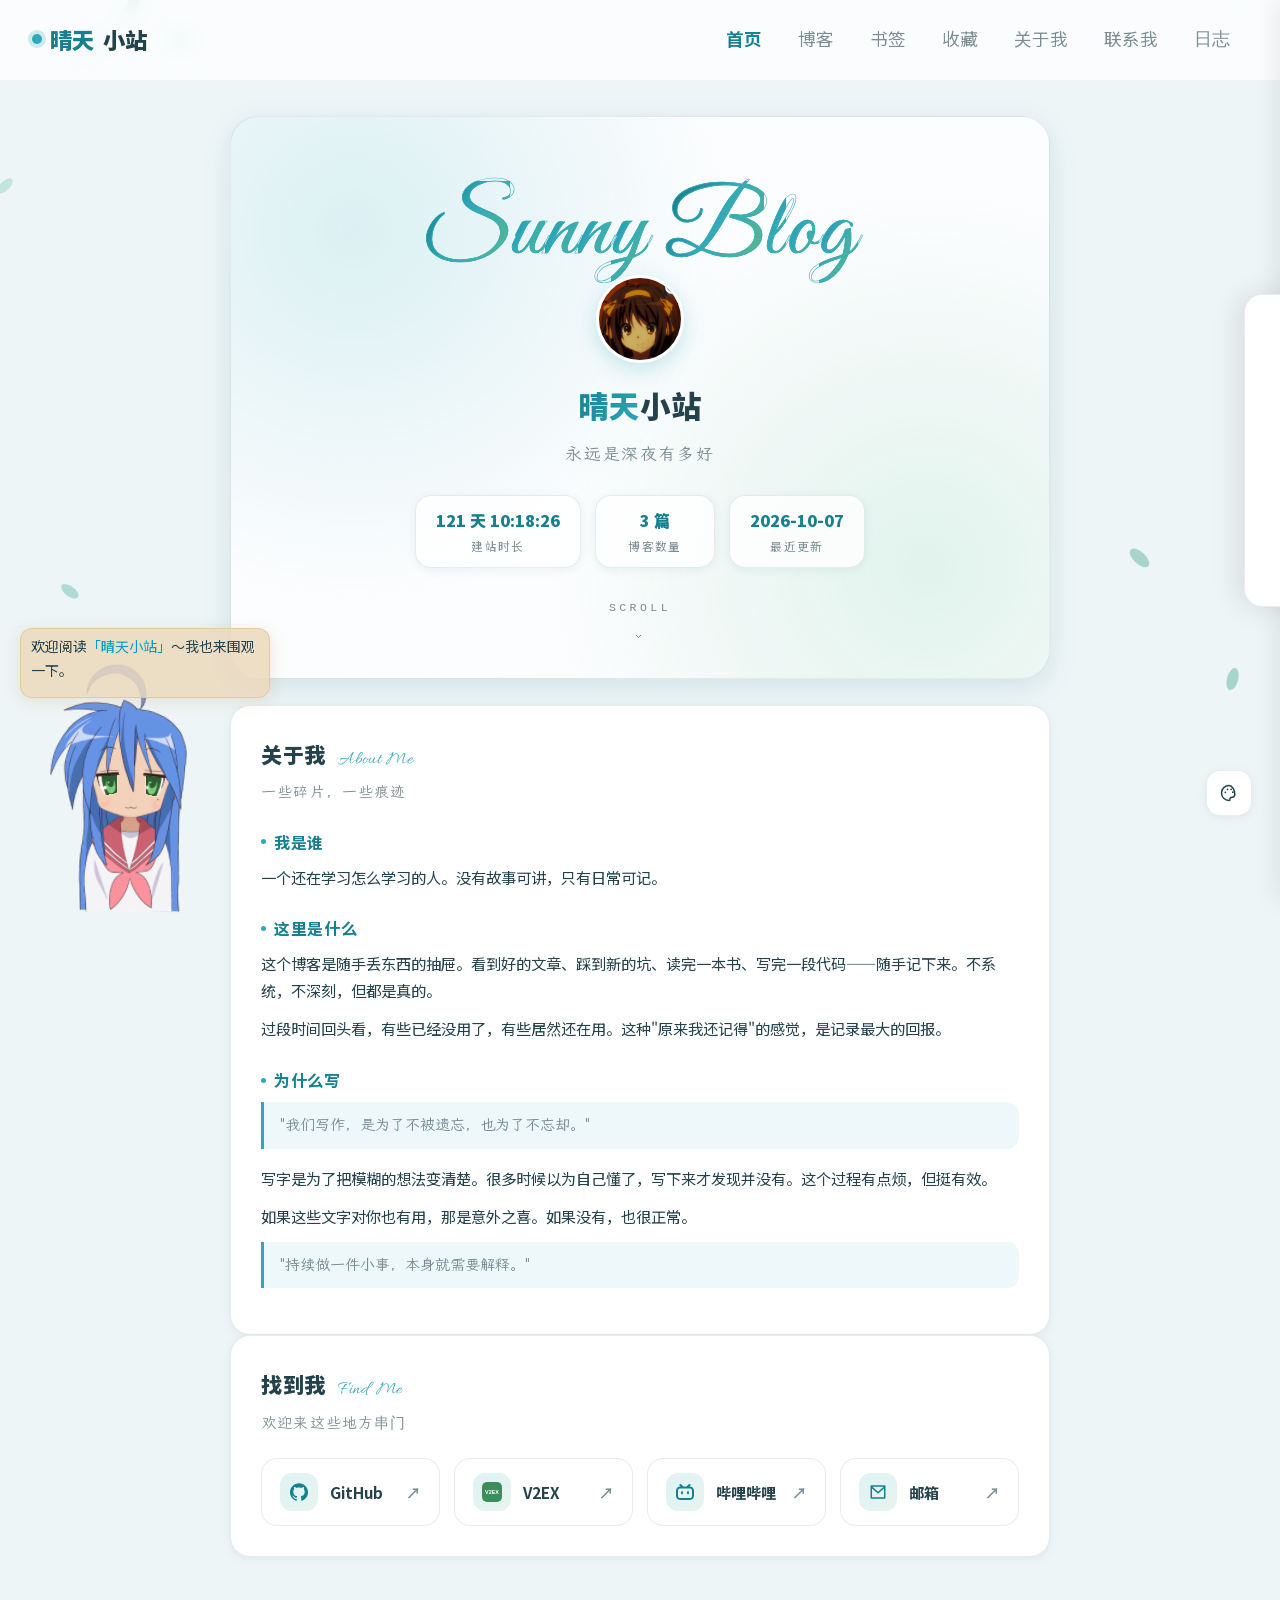
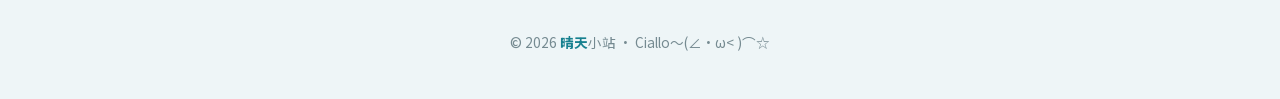
<file: index.html>
<!DOCTYPE html>
<html lang="zh-CN">
<head>
  <meta charset="UTF-8">
  <meta name="viewport" content="width=device-width, initial-scale=1.0">
  <meta http-equiv="X-Frame-Options" content="DENY">
  <meta http-equiv="X-Content-Type-Options" content="nosniff">
  <meta http-equiv="X-XSS-Protection" content="1; mode=block">
  <meta name="referrer" content="strict-origin-when-cross-origin">
  <meta name="robots" content="index, follow">
  <script>try{var t=localStorage.getItem("site-theme")||((document.cookie.match(/(?:^|; )site-theme=([^;]*)/))||[])[1]||"";if(t)document.documentElement.setAttribute("data-theme",decodeURIComponent(t))}catch(e){}</script>
  <title>晴天小站</title>
  <link rel="icon" href="sun-avatar-sm.png" type="image/png">
  <link rel="stylesheet" href="css/theme.css?v=4">
  <link rel="stylesheet" href="css/music-player.css?v=4">
  <style data-page-css>
    /* ===== 首页专属：Hero 横幅 + 数据条 + 关于我 + 链接卡 ===== */
    .landing { max-width: 860px; margin: 0 auto; padding: 36px 20px 40px; }

    .hero {
      position: relative;
      border-radius: 28px;
      padding: 64px 40px 30px;
      text-align: center;
      background:
        radial-gradient(circle at 15% 20%, color-mix(in srgb, var(--accent) 16%, transparent), transparent 45%),
        radial-gradient(circle at 85% 80%, color-mix(in srgb, var(--accent-2) 16%, transparent), transparent 45%),
        var(--panel-bg);
      border: 1px solid var(--line);
      box-shadow: var(--shadow-md);
      overflow: hidden;
      margin-bottom: 26px;
    }
    .hero .en-mark {
      font-family: 'Great Vibes', cursive;
      font-size: clamp(3.2rem, 9vw, 5.8rem);
      font-weight: 400;
      -webkit-text-stroke: 0.7px color-mix(in srgb, var(--accent) 80%, transparent);
      letter-spacing: .02em;
      background: linear-gradient(120deg, var(--accent-ink) 10%, var(--accent) 45%, var(--accent-2) 90%);
      -webkit-background-clip: text;
      background-clip: text;
      color: transparent;
      line-height: 1.1;
      user-select: none;
    }
    .en-mark .char {
      display: inline-block;
      opacity: 0; transform: translateY(24px) rotate(6deg);
      transition: opacity .7s ease, transform .7s cubic-bezier(.34,1.4,.5,1);
      background: linear-gradient(120deg, var(--accent-ink) 10%, var(--accent) 45%, var(--accent-2) 90%);
      -webkit-background-clip: text; background-clip: text;
      -webkit-text-fill-color: transparent;
    }
    .en-mark .char.show { opacity: 1; transform: translateY(0) rotate(0); }
    .hero .ava {
      width: 88px; height: 88px;
      margin: -8px auto 16px;
      border-radius: 50%;
      overflow: hidden;
      border: 3px solid var(--card);
      box-shadow: 0 6px 20px color-mix(in srgb, var(--accent) 25%, transparent);
    }
    .hero .ava img { width: 100%; height: 100%; object-fit: cover; display: block; }
    .hero h1 { font-size: clamp(1.5rem, 4vw, 1.9rem); font-weight: 800; letter-spacing: .04em; }
    .hero h1 .brand {
      background: linear-gradient(120deg, var(--accent-ink), var(--accent));
      -webkit-background-clip: text;
      background-clip: text;
      color: transparent;
    }
    .hero .tagline {
      font-family: var(--font-hand);
      font-size: 1.05rem;
      color: var(--muted);
      letter-spacing: .1em;
      margin-top: 8px;
    }
    .hero .stats {
      display: flex;
      justify-content: center;
      gap: 14px;
      flex-wrap: wrap;
      margin-top: 26px;
    }
    .hero .stat {
      background: var(--panel-bg);
      border: 1px solid var(--line);
      border-radius: 16px;
      padding: 10px 20px;
      min-width: 120px;
      box-shadow: var(--shadow-sm);
      transition: transform .25s, box-shadow .25s;
    }
    .hero .stat:hover { transform: translateY(-3px); box-shadow: var(--shadow-md); }
    .hero .stat .num { font-family: var(--font-body); /* 数字防抖动: 不用衬线展示体 */
      display: block;
      font-size: 1rem;
      font-weight: 800;
      color: var(--accent-ink);
      font-variant-numeric: tabular-nums;
      white-space: nowrap;
    }
    .hero .stat .label {
      display: block;
      font-size: .72rem;
      color: var(--muted);
      margin-top: 2px;
      letter-spacing: .12em;
    }
    .hero .scroll-hint {
      margin-top: 30px;
      font-family: var(--font-mono, monospace);
      font-size: .72rem;
      letter-spacing: .3em;
      color: var(--muted);
      display: inline-flex;
      flex-direction: column;
      align-items: center;
      gap: 2px;
    }
    .hero .scroll-hint .chev { font-size: 1rem; }
    @keyframes bounce-down {
      0%, 100% { transform: translateY(0); opacity: .9; }
      50% { transform: translateY(6px); opacity: .4; }
    }

    .card > h2 {
      font-size: 1.3rem;
      font-weight: 800;
      letter-spacing: .03em;
      display: flex;
      align-items: baseline;
      gap: 12px;
      margin-bottom: 4px;
    }
    .card > h2 .en {
      font-family: var(--font-en);
      font-size: 1.15rem;
      font-weight: 400;
      letter-spacing: .04em;
      color: var(--accent);
    }
    .card .sub {
      font-family: var(--font-hand);
      font-size: .92rem;
      color: var(--muted);
      letter-spacing: .08em;
      margin-bottom: 22px;
    }

    .qa h3 {
      font-size: 1rem;
      font-weight: 700;
      color: var(--accent-ink);
      letter-spacing: .04em;
      margin: 24px 0 8px;
      display: flex;
      align-items: center;
      gap: 8px;
    }
    .qa h3::before {
      content: "";
      width: 5px; height: 5px;
      border-radius: 50%;
      background: var(--accent);
      flex-shrink: 0;
    }
    .qa h3:first-child { margin-top: 0; }
    .qa p { font-size: .95rem; margin-bottom: 12px; }
    .qa blockquote {
      margin: 8px 0 16px;
      padding: 10px 16px;
      border-left: 3px solid var(--accent);
      border-radius: 0 12px 12px 0;
      background: color-mix(in srgb, var(--accent) 8%, transparent);
      font-family: var(--font-hand);
      color: var(--muted);
      font-size: .95rem;
    }

    .links .link-list {
      display: grid;
      grid-template-columns: repeat(auto-fit, minmax(170px, 1fr));
      gap: 14px;
    }
    .link-card {
      display: flex;
      align-items: center;
      gap: 12px;
      padding: 14px 18px;
      border: 1px solid var(--line);
      border-radius: 16px;
      background: var(--card);
      font-size: .95rem;
      font-weight: 600;
      transition: transform .25s, box-shadow .25s, border-color .25s;
    }
    .link-card:hover {
      border-color: color-mix(in srgb, var(--accent) 45%, transparent);
      transform: translateY(-3px);
      box-shadow: var(--shadow-md);
    }
    .link-card .ico {
      width: 38px; height: 38px;
      border-radius: 12px;
      display: flex;
      align-items: center;
      justify-content: center;
      background: linear-gradient(135deg, color-mix(in srgb, var(--accent) 15%, transparent), color-mix(in srgb, var(--accent-2) 15%, transparent));
      color: var(--accent-ink);
      flex-shrink: 0;
    }
    .link-card .arrow { margin-left: auto; color: var(--muted); transition: transform .25s, color .25s; }
    .link-card:hover .arrow { color: var(--accent-ink); transform: translate(2px, -2px); }

    @media (max-width: 640px) {
      .landing { padding: 24px 14px 30px; }
      .hero { padding: 44px 16px 24px; border-radius: 22px; }
      .hero .stat { min-width: 104px; padding: 8px 14px; }
      .card { padding: 24px 18px 22px; }
      .links .link-list { grid-template-columns: 1fr 1fr; }
      .link-card { flex-direction: column; text-align: center; padding: 14px 10px; gap: 8px; }
      .link-card .arrow { display: none; }
    }
    @media (max-width: 380px) {
      .links .link-list { grid-template-columns: 1fr; }
    }


    .hero .ava { cursor: pointer; position: relative; }
    .ava-music-dot {
      position: absolute;
      top: 2px; right: 2px;
      width: 14px; height: 14px;
      border-radius: 50%;
      background: linear-gradient(135deg, var(--accent), var(--accent-2));
      border: 2px solid var(--card);
      display: flex; align-items: center; justify-content: center;
      font-size: 7px; color: #fff;
      box-shadow: 0 2px 6px color-mix(in srgb, var(--accent) 40%, transparent);
          }
    @keyframes pulse-dot {
      0%, 100% { transform: scale(1); }
      50% { transform: scale(1.15); }
    }

  </style>
</head>
<body>
  <!-- 顶部导航 -->
  <nav>
    <div class="inner">
      <a class="logo" href="index.html"><span>晴天</span>小站</a>
      <div class="right">
        <div class="menu">
          <a href="index.html" class="active">首页</a>
          <a href="blog.html">博客</a>
          <a href="bookmarks.html">书签</a>
          <a href="collection.html" class="coll-a">收藏</a>
          <a href="about.html">关于我</a>
          <a href="contact.html">联系我</a>
          <button class="cl-toggle" id="cl-toggle">日志</button>
        </div>
      </div>
    </div>
  </nav>

  <main class="landing">
    <!-- Hero：大标语 + 数据 + 滚动提示 -->
    <section class="hero reveal">
      <div class="en-mark" aria-hidden="true" id="enMark">Sunny Blog</div>
      <div class="ava" id="hero-ava">
        <img src="sun-avatar.png" alt="">
        <span class="ava-music-dot">&#9834;</span>
      </div>
      <h1><span class="brand">晴天</span>小站</h1>
      <p class="tagline">永远是深夜有多好</p>
      <div class="stats">
        <div class="stat"><span class="num" id="uptime">--</span><span class="label">建站时长</span></div>
        <div class="stat"><span class="num" id="post-count">--</span><span class="label">博客数量</span></div>
        <div class="stat"><span class="num" id="last-update">--</span><span class="label">最近更新</span></div>
      </div>
      <span class="scroll-hint">SCROLL<span class="chev">⌄</span></span>
    </section>

    <!-- 关于我 -->
    <section class="card about reveal">
      <h2>关于我<span class="en">About Me</span></h2>
      <p class="sub">一些碎片，一些痕迹</p>
      <div class="qa">
        <h3>我是谁</h3>
        <p>一个还在学习怎么学习的人。没有故事可讲，只有日常可记。</p>
        <h3>这里是什么</h3>
        <p>这个博客是随手丢东西的抽屉。看到好的文章、踩到新的坑、读完一本书、写完一段代码——随手记下来。不系统，不深刻，但都是真的。</p>
        <p>过段时间回头看，有些已经没用了，有些居然还在用。这种"原来我还记得"的感觉，是记录最大的回报。</p>
        <h3>为什么写</h3>
        <blockquote>"我们写作，是为了不被遗忘，也为了不忘却。"</blockquote>
        <p>写字是为了把模糊的想法变清楚。很多时候以为自己懂了，写下来才发现并没有。这个过程有点烦，但挺有效。</p>
        <p>如果这些文字对你也有用，那是意外之喜。如果没有，也很正常。</p>
        <blockquote>"持续做一件小事，本身就需要解释。"</blockquote>
      </div>
    </section>

    <!-- 账号链接 -->
    <section class="card links reveal">
      <h2>找到我<span class="en">Find Me</span></h2>
      <p class="sub">欢迎来这些地方串门</p>
      <div class="link-list">
        <a class="link-card" href="https://github.com/Christina0929" target="_blank">
          <span class="ico" aria-hidden="true">
            <svg viewBox="0 0 24 24" width="18" height="18" fill="currentColor"><path d="M12 .297c-6.63 0-12 5.373-12 12 0 5.303 3.438 9.8 8.205 11.385.6.113.82-.258.82-.577 0-.285-.01-1.04-.015-2.04-3.338.724-4.042-1.61-4.042-1.61C4.422 18.07 3.633 17.7 3.633 17.7c-1.087-.744.084-.729.084-.729 1.205.084 1.838 1.236 1.838 1.236 1.07 1.835 2.809 1.305 3.495.998.108-.776.417-1.305.76-1.605-2.665-.3-5.466-1.332-5.466-5.93 0-1.31.465-2.38 1.235-3.22-.135-.303-.54-1.523.105-3.176 0 0 1.005-.322 3.3 1.23.96-.267 1.98-.399 3-.405 1.02.006 2.04.138 3 .405 2.28-1.552 3.285-1.23 3.285-1.23.645 1.653.24 2.873.12 3.176.765.84 1.23 1.91 1.23 3.22 0 4.61-2.805 5.625-5.475 5.92.42.36.81 1.096.81 2.22 0 1.606-.015 2.896-.015 3.286 0 .315.21.69.825.57C20.565 22.092 24 17.592 24 12.297c0-6.627-5.373-12-12-12"/></svg>
          </span>
          GitHub
          <span class="arrow">↗</span>
        </a>
        <a class="link-card" href="https://www.v2ex.com/member/dittmoon" target="_blank">
          <span class="ico" aria-hidden="true">
            <svg viewBox="0 0 24 24" width="20" height="20"><rect width="24" height="24" rx="6" fill="#3c8d5c"/><text x="12" y="12" text-anchor="middle" dominant-baseline="central" font-family="Verdana, Arial, sans-serif" font-size="6.5" font-weight="700" fill="#fff">V2EX</text></svg>
          </span>
          V2EX
          <span class="arrow">↗</span>
        </a>
        <a class="link-card" href="https://space.bilibili.com/168675992" target="_blank">
          <span class="ico" aria-hidden="true">
            <svg viewBox="0 0 24 24" width="18" height="18" fill="currentColor"><path d="M17.813 4.653h.854c1.51.054 2.769.578 3.773 1.574 1.004.995 1.524 2.249 1.56 3.76v7.36c-.036 1.51-.556 2.769-1.56 3.773s-2.262 1.524-3.773 1.56H5.333c-1.51-.036-2.769-.556-3.773-1.56S.036 18.858 0 17.347v-7.36c.036-1.511.556-2.765 1.56-3.76 1.004-.996 2.262-1.52 3.773-1.574h.774l-1.174-1.12a1.234 1.234 0 0 1-.373-.906c0-.356.124-.658.373-.907l.027-.027c.267-.249.573-.373.92-.373.347 0 .653.124.92.373L9.653 4.44c.071.071.134.142.187.213h4.267a.836.836 0 0 1 .16-.213l2.853-2.747c.267-.249.573-.373.92-.373.347 0 .662.151.929.4.267.249.391.551.391.907 0 .355-.124.657-.373.906zM5.333 7.24c-.746.018-1.373.276-1.88.773-.506.498-.769 1.13-.786 1.894v7.52c.017.764.28 1.395.786 1.893.507.498 1.134.756 1.88.773h13.334c.746-.017 1.373-.275 1.88-.773.506-.498.769-1.129.786-1.893v-7.52c-.017-.765-.28-1.396-.786-1.894-.507-.497-1.134-.755-1.88-.773zM8 11.107c.373 0 .684.124.933.373.25.249.383.569.4.96v1.173c-.017.391-.15.711-.4.96-.249.25-.56.374-.933.374s-.684-.125-.933-.374c-.25-.249-.383-.569-.4-.96V12.44c0-.373.129-.689.386-.947.258-.257.574-.386.947-.386zm8 0c.373 0 .684.124.933.373.25.249.383.569.4.96v1.173c-.017.391-.15.711-.4.96-.249.25-.56.374-.933.374s-.684-.125-.933-.374c-.25-.249-.383-.569-.4-.96V12.44c.017-.391.15-.711.4-.96.249-.249.56-.373.933-.373Z"/></svg>
          </span>
          哔哩哔哩
          <span class="arrow">↗</span>
        </a>
        <a class="link-card" href="mailto:xiaoshishanchuanyu@gmail.com">
          <span class="ico" aria-hidden="true">
            <svg viewBox="0 0 24 24" width="18" height="18" fill="currentColor"><path d="M3 3h18a1 1 0 0 1 1 1v16a1 1 0 0 1-1 1H3a1 1 0 0 1-1-1V4a1 1 0 0 1 1-1zm17 4.238l-7.928 7.1L4 7.216V19h16V7.238zM4.511 5l7.55 6.662L19.502 5H4.511z"/></svg>
          </span>
          邮箱
          <span class="arrow">↗</span>
        </a>
      </div>
    </section>
  </main>

  <div class="cl-panel" id="cl-panel">
    <h3>站点日志</h3>
    <div id="cl-timeline"></div>
  </div>

  <div class="music-card collapsed" id="music-card">
    <button class="music-card-close" id="mc-close" aria-label="收起播放器" title="收起">&#10005;</button>
    <div class="mc-disc" id="mc-disc">
      <div class="mc-ring"></div>
      <div class="mc-center"><img src="sun-avatar-sm.png" alt=""></div>
    </div>
    <div class="mc-info">
      <div class="mc-name" id="mc-name">--</div>
      <div class="mc-artist" id="mc-artist">--</div>
    </div>
    <div class="mc-controls">
      <button class="mc-btn" id="mc-prev">&#9198;</button>
      <button class="mc-btn play" id="mc-play">&#9654;</button>
      <button class="mc-btn" id="mc-next">&#9197;</button>
      <button class="mc-btn mc-shuffle" id="mc-shuffle" title="随机换一首">&#8635;</button>
    </div>
    <div class="mc-progress" id="mc-progress"><div class="bar" id="mc-bar"></div></div>
    <div class="mc-time"><span id="mc-current">0:00</span><span id="mc-total">0:00</span></div>
    <div class="mc-volume">
      <span class="mc-vol-icon" id="mc-vol-icon">&#128266;</span>
      <input type="range" class="mc-vol-slider" id="mc-vol" min="0" max="100" value="80">
    </div>
  </div>

  <!-- back to top -->
  <button class="to-top" id="to-top" aria-label="回到顶部">↑</button>

  <footer>© <span id="year"></span> <span class="brand">晴天</span>小站 · Ciallo～(∠・ω< )⌒☆</footer>

  <script>
    // Hero 花体逐字入场
    (function () {
      var mark = document.getElementById('enMark');
      var txt = mark.textContent; mark.textContent = '';
      for (var k = 0; k < txt.length; k++) {
        var ch = document.createElement('span');
        ch.className = 'char';
        ch.textContent = txt[k] === ' ' ? ' ' : txt[k];
        ch.style.transitionDelay = (0.15 + k * 0.09) + 's';
        mark.appendChild(ch);
      }
      setTimeout(function () {
        mark.querySelectorAll('.char').forEach(function (c) { c.classList.add('show'); });
      }, 120);
    })();

    // uptime
    const birth = new Date(2026, 7, 5, 9, 0, 0);
    const uptimeEl = document.getElementById('uptime');
    const pad = (n) => String(n).padStart(2, '0');
    function tickUptime() {
      let s = Math.max(0, Math.floor((Date.now() - birth.getTime()) / 1000));
      const d = Math.floor(s / 86400); s %= 86400;
      const h = Math.floor(s / 3600); s %= 3600;
      const m = Math.floor(s / 60);
      uptimeEl.textContent = d + ' \u5929 ' + pad(h) + ':' + pad(m) + ':' + pad(s % 60);
    }
    tickUptime();
    setInterval(tickUptime, 1000);

    // post count + last update（最近更新 = 文章最新日期 与 站点改版日 取较新者）
    const SITE_LAST_UPDATE = '2026-10-07';   // 发版时手动更新这个日期
    fetch('blog.html')
      .then((r) => r.text())
      .then((html) => {
        const dates = [...html.matchAll(/date:\s*'([^']+)'/g)].map((m) => m[1]);
        if (!dates.length) throw new Error('no posts');
        document.getElementById('post-count').textContent = dates.length + ' \u7bc7';
        const lastPost = dates.sort().pop();
        document.getElementById('last-update').textContent = (lastPost > SITE_LAST_UPDATE ? lastPost : SITE_LAST_UPDATE);
      })
      .catch(() => {
        document.getElementById('post-count').textContent = '3 \u7bc7';
        document.getElementById('last-update').textContent = SITE_LAST_UPDATE;
      });

  </script>
  <script src="js/common.js?v=4"></script>
  <script src="js/music-player.js?v=4"></script>
  <script src="js/changelog.js?v=4"></script>
  <!-- Live2D -->
  <script type="module" src="live2d/kandao.js"></script>
  <script src="js/scrollfx.js?v=4" defer></script>
  <script src="js/theme-switcher.js?v=4" defer></script>
  <script src="js/fallfx.js?v=4" defer></script>
  <script src="js/pjax.js?v=4"></script></body>
</html>
</file>
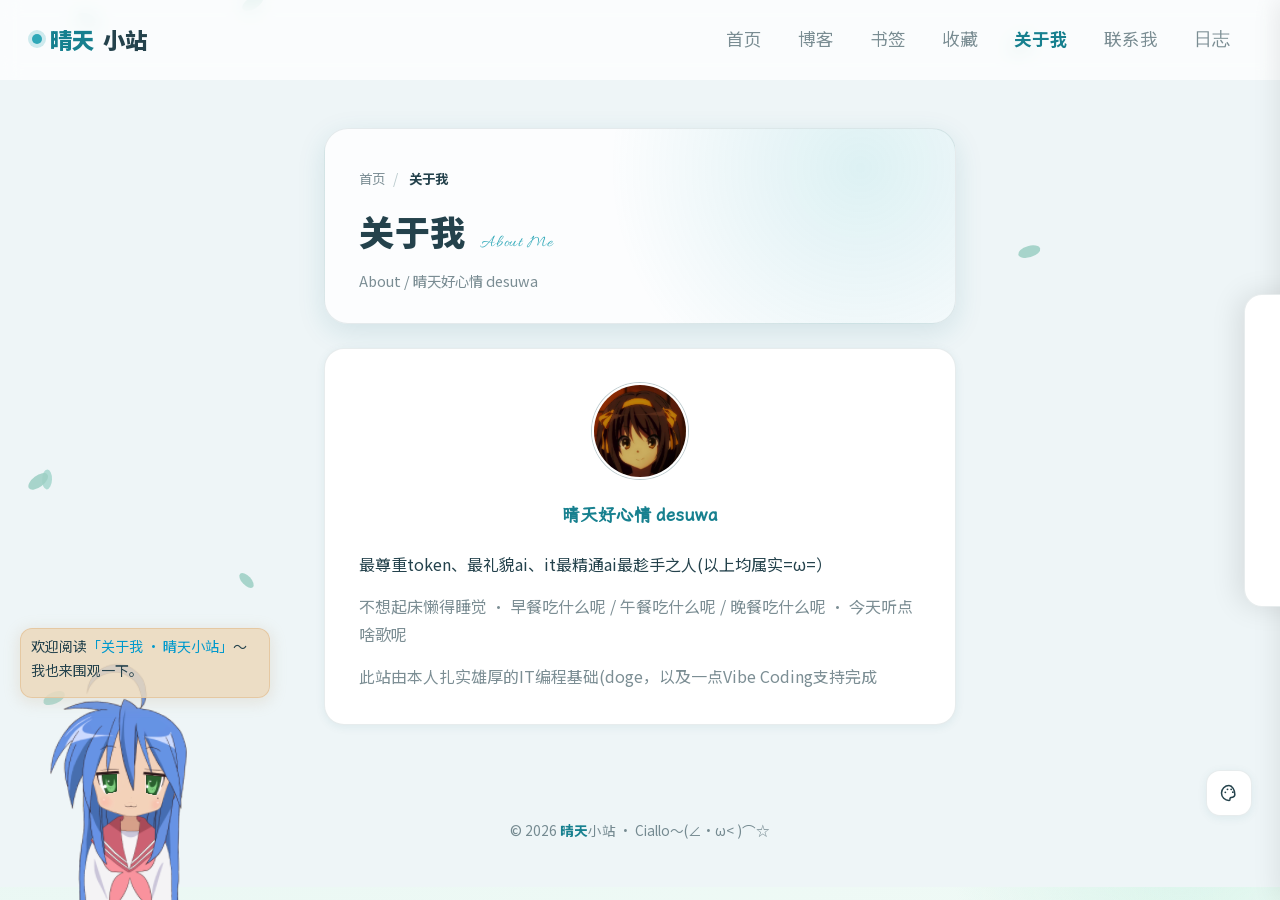
<file: about.html>
<!DOCTYPE html>
<html lang="zh-CN">
<head>
  <meta charset="UTF-8">
  <meta http-equiv="X-Frame-Options" content="DENY">
  <meta http-equiv="X-Content-Type-Options" content="nosniff">
  <meta http-equiv="X-XSS-Protection" content="1; mode=block">
  <meta name="referrer" content="strict-origin-when-cross-origin">
  <meta name="robots" content="index, follow">
  <meta name="viewport" content="width=device-width, initial-scale=1.0">
  <script>try{var t=localStorage.getItem("site-theme")||((document.cookie.match(/(?:^|; )site-theme=([^;]*)/))||[])[1]||"";if(t)document.documentElement.setAttribute("data-theme",decodeURIComponent(t))}catch(e){}</script>
  <title>关于我 · 晴天小站</title>
  <link rel="icon" href="sun-avatar-sm.png" type="image/png">
  <link rel="stylesheet" href="css/theme.css?v=4">
  <link rel="stylesheet" href="css/music-player.css?v=4">
  <style data-page-css>

    /* 主体 */
    .container { max-width: 680px; margin: 0 auto; padding: 48px 24px 60px; }

    .about-card { padding: 34px; }
    .about-card .ava {
      width: 96px;
      height: 96px;
      margin: 0 auto 22px;
      border-radius: 50%;
      overflow: hidden;
      border: 2px solid var(--card);
      box-shadow: 0 0 0 1px var(--line-strong);
          }
    .about-card .ava img { width: 100%; height: 100%; object-fit: cover; display: block; }
        .about-card .lead {
      font-family: var(--font-hand);
      font-size: 1.1rem;
      font-weight: 600;
      color: var(--accent-ink);
      margin-bottom: 18px;
      text-align: center;
    }
    .about-card p {
      color: var(--text);
      margin-bottom: 14px;
    }
    .about-card p:last-child { margin-bottom: 0; }
    .about-card .muted { color: var(--muted); }


    @media (max-width: 640px) {
      .container { padding: 32px 18px 50px; }
      .about-card { padding: 24px; }
    }

  </style>
</head>
<body>
  <!-- 顶部导航 -->
  <nav>
    <div class="inner">
      <a class="logo" href="index.html"><span>晴天</span>小站</a>
      <div class="right">
        <div class="menu">
          <a href="index.html">首页</a>
          <a href="blog.html">博客</a>
          <a href="bookmarks.html">书签</a>
          <a href="collection.html" class="coll-a">收藏</a>
          <a href="about.html" class="active">关于我</a>
          <a href="contact.html">联系我</a>
          <button class="cl-toggle" id="cl-toggle">日志</button>
        </div>
      </div>
    </div>
  </nav>

  <div class="container">
    <!-- 页头：面包屑 + 标题 -->
    <header class="page-head reveal">
      <nav class="crumbs" aria-label="面包屑">
        <a href="index.html">首页</a><span class="sep">/</span>
        <span class="cur">关于我</span>
      </nav>
      <h1 data-en="About Me">关于我</h1>
      <p>About / 晴天好心情 desuwa</p>
    </header>

    <!-- 关于我内容 -->
    <div class="about-card reveal">
      <div class="ava"><img src="sun-avatar.png" alt=""></div>
      <p class="lead">晴天好心情 desuwa</p>
      <p>最尊重token、最礼貌ai、it最精通ai最趁手之人(以上均属实=ω=）</p>
      <p class="muted">不想起床懒得睡觉 · 早餐吃什么呢 / 午餐吃什么呢 / 晚餐吃什么呢 · 今天听点啥歌呢</p>
      <p class="muted">此站由本人扎实雄厚的IT编程基础(doge，以及一点Vibe Coding支持完成</p>
    </div>
  </div>

  <div class="cl-panel" id="cl-panel">
    <h3>站点日志</h3>
    <div id="cl-timeline"></div>
  </div>

  <div class="music-card collapsed" id="music-card">
    <button class="music-card-close" id="mc-close" aria-label="收起播放器" title="收起">&#10005;</button>
    <div class="mc-disc" id="mc-disc">
      <div class="mc-ring"></div>
      <div class="mc-center"><img src="sun-avatar-sm.png" alt=""></div>
    </div>
    <div class="mc-info">
      <div class="mc-name" id="mc-name">--</div>
      <div class="mc-artist" id="mc-artist">--</div>
    </div>
    <div class="mc-controls">
      <button class="mc-btn" id="mc-prev">&#9198;</button>
      <button class="mc-btn play" id="mc-play">&#9654;</button>
      <button class="mc-btn" id="mc-next">&#9197;</button>
      <button class="mc-btn mc-shuffle" id="mc-shuffle" title="随机换一首">&#8635;</button>
    </div>
    <div class="mc-progress" id="mc-progress"><div class="bar" id="mc-bar"></div></div>
    <div class="mc-time"><span id="mc-current">0:00</span><span id="mc-total">0:00</span></div>
    <div class="mc-volume">
      <span class="mc-vol-icon" id="mc-vol-icon">&#128266;</span>
      <input type="range" class="mc-vol-slider" id="mc-vol" min="0" max="100" value="80">
    </div>
  </div>

  <footer>© <span id="year"></span> <span class="brand">晴天</span>小站 · Ciallo～(∠・ω< )⌒☆</footer>

  <script src="js/common.js?v=4"></script>
  <!-- Live2D 看板娘 -->
  <script type="module" src="live2d/kandao.js"></script>
  <script src="js/music-player.js?v=4"></script>
  <script src="js/changelog.js?v=4"></script>
  <script src="js/scrollfx.js?v=4" defer></script>
  <script src="js/theme-switcher.js?v=4" defer></script>
  <script src="js/fallfx.js?v=4" defer></script>
  <script src="js/pjax.js?v=4"></script></body>
</html>
</file>
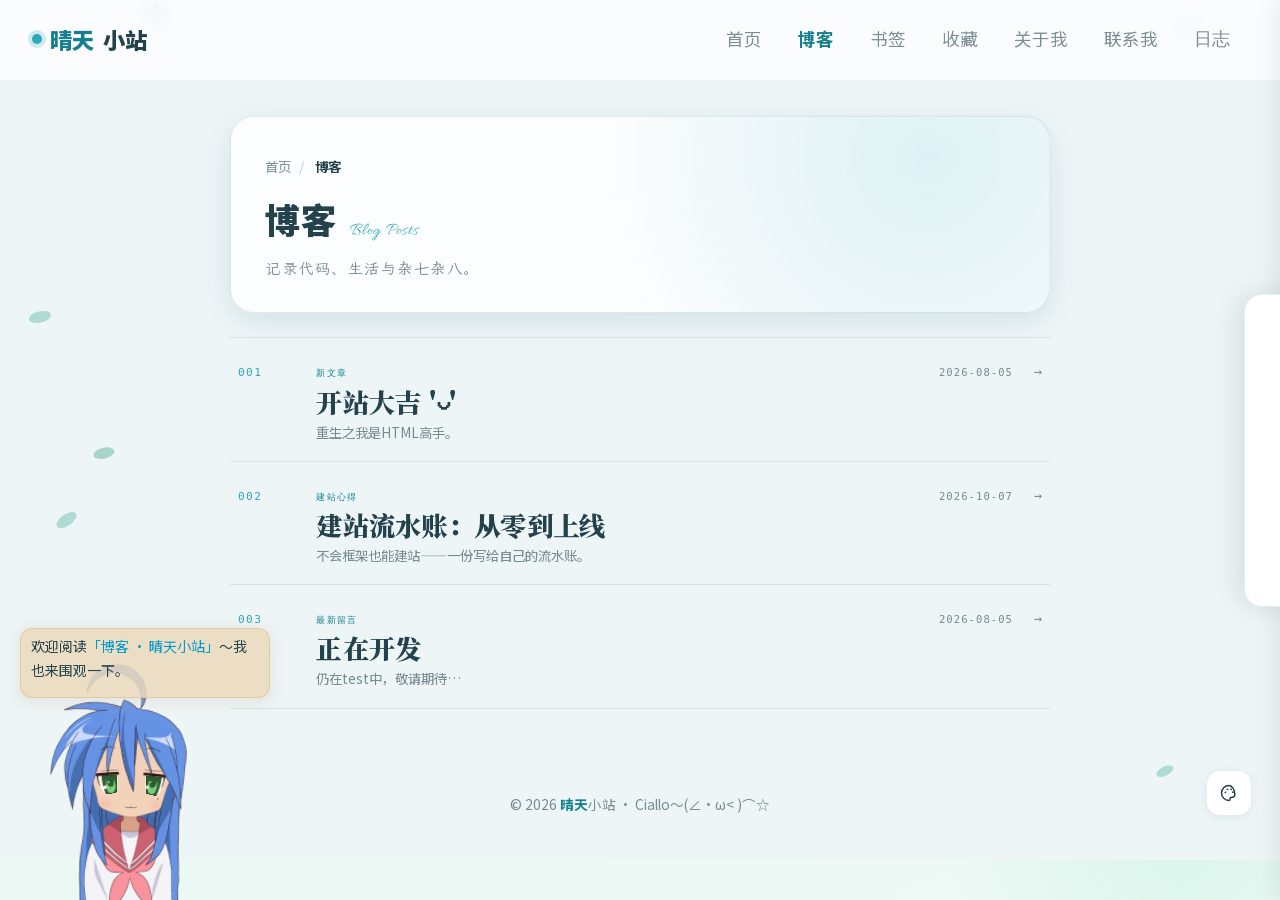
<file: blog.html>
<!DOCTYPE html>
<html lang="zh-CN">
<head>
  <meta charset="UTF-8">
  <meta http-equiv="X-Frame-Options" content="DENY">
  <meta http-equiv="X-Content-Type-Options" content="nosniff">
  <meta http-equiv="X-XSS-Protection" content="1; mode=block">
  <meta name="referrer" content="strict-origin-when-cross-origin">
  <meta name="robots" content="index, follow">
  <meta name="viewport" content="width=device-width, initial-scale=1.0">
  <script>try{var t=localStorage.getItem("site-theme")||((document.cookie.match(/(?:^|; )site-theme=([^;]*)/))||[])[1]||"";if(t)document.documentElement.setAttribute("data-theme",decodeURIComponent(t))}catch(e){}</script>
  <title>博客 · 晴天小站</title>
  <link rel="icon" href="sun-avatar-sm.png" type="image/png">
  <link rel="stylesheet" href="css/theme.css?v=4">
  <link rel="stylesheet" href="css/music-player.css?v=4">
  <style data-page-css>
    /* ===== 博客页专属：编辑式文章索引（step3） ===== */
    .articles { border-top: 1px solid var(--line); }
    .article {
      display: grid;
      grid-template-columns: 3.6rem minmax(0, 1fr) auto auto;
      align-items: baseline;
      gap: 1.3rem;
      padding: 1.05rem .5rem;
      border-bottom: 1px solid var(--line);
      cursor: pointer;
      transition: background .3s, padding .3s;
    }
    .article:hover {
      background: color-mix(in srgb, var(--accent) 6%, transparent);
      padding-left: 1.1rem;
    }
    .article .no {
      font-family: var(--font-mono, 'JetBrains Mono', Consolas, monospace);
      font-size: .7rem;
      letter-spacing: .12em;
      color: var(--accent);
    }
    .article .tag {
      display: inline-block;
      font-family: var(--font-mono, 'JetBrains Mono', Consolas, monospace);
      font-size: .58rem;
      letter-spacing: .14em;
      text-transform: uppercase;
      color: var(--accent-ink);
      margin-bottom: 4px;
    }
    .article .a-main { min-width: 0; }
    .article .a-main h3 {
      font-family: var(--font-display);
      font-size: clamp(1.2rem, 2.4vw, 1.65rem);
      font-weight: 800;
      letter-spacing: .01em;
      line-height: 1.25;
      margin-bottom: 2px;
      transition: color .3s, transform .45s cubic-bezier(.16,1,.3,1);
    }
    .article:hover .a-main h3 { color: var(--accent-ink); transform: translateX(6px); }
    .article .a-sum {
      font-size: .84rem;
      color: var(--muted);
      overflow: hidden;
      white-space: nowrap;
      text-overflow: ellipsis;
    }
    .article .date { font-family: var(--font-mono, 'JetBrains Mono', Consolas, monospace); font-size: .66rem; color: var(--muted); white-space: nowrap; letter-spacing: .1em; }
    .article .go {
      font-family: var(--font-mono, 'JetBrains Mono', Consolas, monospace);
      font-size: .85rem;
      color: var(--muted);
      transition: color .3s, transform .35s;
    }
    .article:hover .go { color: var(--accent-ink); transform: translate(3px, -3px); }

    .article.reveal { opacity: 0; transform: translateY(22px); }
    .article.reveal.visible { opacity: 1; transform: translateY(0); }

    @media (max-width: 640px) {
      .article { grid-template-columns: minmax(0, 1fr) auto; padding: .9rem .3rem; }
      .article .no { display: none; }
      .article .date { display: none; }
    }
  </style>
</head>
<body>
  <!-- 顶部导航 -->
  <nav>
    <div class="inner">
      <a class="logo" href="index.html"><span>晴天</span>小站</a>
      <div class="right">
        <div class="menu">
          <a href="index.html">首页</a>
          <a href="blog.html" class="active">博客</a>
          <a href="bookmarks.html">书签</a>
          <a href="collection.html" class="coll-a">收藏</a>
          <a href="about.html">关于我</a>
          <a href="contact.html">联系我</a>
          <button class="cl-toggle" id="cl-toggle">日志</button>
        </div>
      </div>
    </div>
  </nav>

  <div class="container">
    <!-- 页头横幅 -->
    <header class="page-head reveal">
      <nav class="crumbs" aria-label="面包屑">
        <a href="index.html">首页</a><span class="sep">/</span>
        <span class="cur">博客</span>
      </nav>
      <h1>博客<span class="en">Blog Posts</span></h1>
      <p class="sub">记录代码、生活与杂七杂八。</p>
    </header>

    <!-- 博客文章列表 -->
    <div class="articles" id="articles"></div>
  </div>

  <div class="cl-panel" id="cl-panel">
    <h3>站点日志</h3>
    <div id="cl-timeline"></div>
  </div>

  <div class="music-card collapsed" id="music-card">
    <button class="music-card-close" id="mc-close" aria-label="收起播放器" title="收起">&#10005;</button>
    <div class="mc-disc" id="mc-disc">
      <div class="mc-ring"></div>
      <div class="mc-center"><img src="sun-avatar-sm.png" alt=""></div>
    </div>
    <div class="mc-info">
      <div class="mc-name" id="mc-name">--</div>
      <div class="mc-artist" id="mc-artist">--</div>
    </div>
    <div class="mc-controls">
      <button class="mc-btn" id="mc-prev">&#9198;</button>
      <button class="mc-btn play" id="mc-play">&#9654;</button>
      <button class="mc-btn" id="mc-next">&#9197;</button>
      <button class="mc-btn mc-shuffle" id="mc-shuffle" title="随机换一首">&#8635;</button>
    </div>
    <div class="mc-progress" id="mc-progress"><div class="bar" id="mc-bar"></div></div>
    <div class="mc-time"><span id="mc-current">0:00</span><span id="mc-total">0:00</span></div>
    <div class="mc-volume">
      <span class="mc-vol-icon" id="mc-vol-icon">&#128266;</span>
      <input type="range" class="mc-vol-slider" id="mc-vol" min="0" max="100" value="80">
    </div>
  </div>

  <footer>© <span id="year"></span> <span class="brand">晴天</span>小站 · Ciallo～(∠・ω< )⌒☆</footer>

  <script src="js/common.js?v=4"></script>
  <script>
    // 博客文章列表
    // 注意：『正在开发』(post3.html) 永远置底，新文章一律插到它前面（即在它上方加一行）
    const posts = [
      { tag: '新文章', date: '2026-08-05', title: "开站大吉 '◡'", href: 'post1.html', sum: '重生之我是HTML高手。' },
      { tag: '建站心得', date: '2026-10-07', title: '建站流水账：从零到上线', href: 'post4.html', sum: '不会框架也能建站——一份写给自己的流水账。' },
      { tag: '最新留言', date: '2026-08-05', title: '正在开发', href: 'post3.html', sum: '仍在test中，敬请期待…' }
    ];
    const articleBox = document.getElementById('articles');
    articleBox.innerHTML = posts.map((p, i) => `
      <article class="article reveal" data-i="${i}" style="transition-delay:${i * 100}ms">
        <span class="no">${String(i + 1).padStart(3, '0')}</span>
        <div class="a-main">
          <span class="tag">${p.tag}</span>
          <h3>${p.title}</h3>
          <p class="a-sum">${p.sum}</p>
        </div>
        <span class="date">${p.date}</span>
        <span class="go" aria-hidden="true">→</span>
      </article>
    `).join('');
    articleBox.querySelectorAll('.article').forEach((el) => el.classList.add('reveal'));
    if (typeof window.__commonRebind === 'function') window.__commonRebind();
    articleBox.addEventListener('click', (e) => {
      const card = e.target.closest('.article');
      if (!card) return;
      const href = posts[card.dataset.i].href;
      // 有软导航则走 __pjax（不刷新整页，音乐卡片/audio 保留），否则整页跳转兜底
      if (window.__pjax) window.__pjax.go(href);
      else window.location.href = href;
    });
  </script>
  <!-- Live2D 看板娘 -->
  <script type="module" src="live2d/kandao.js"></script>
  <script src="js/music-player.js?v=4"></script>
  <script src="js/changelog.js?v=4"></script>
  <script src="js/scrollfx.js?v=4" defer></script>
  <script src="js/theme-switcher.js?v=4" defer></script>
  <script src="js/fallfx.js?v=4" defer></script>
  <script src="js/pjax.js?v=4"></script></body>
</html>
</file>
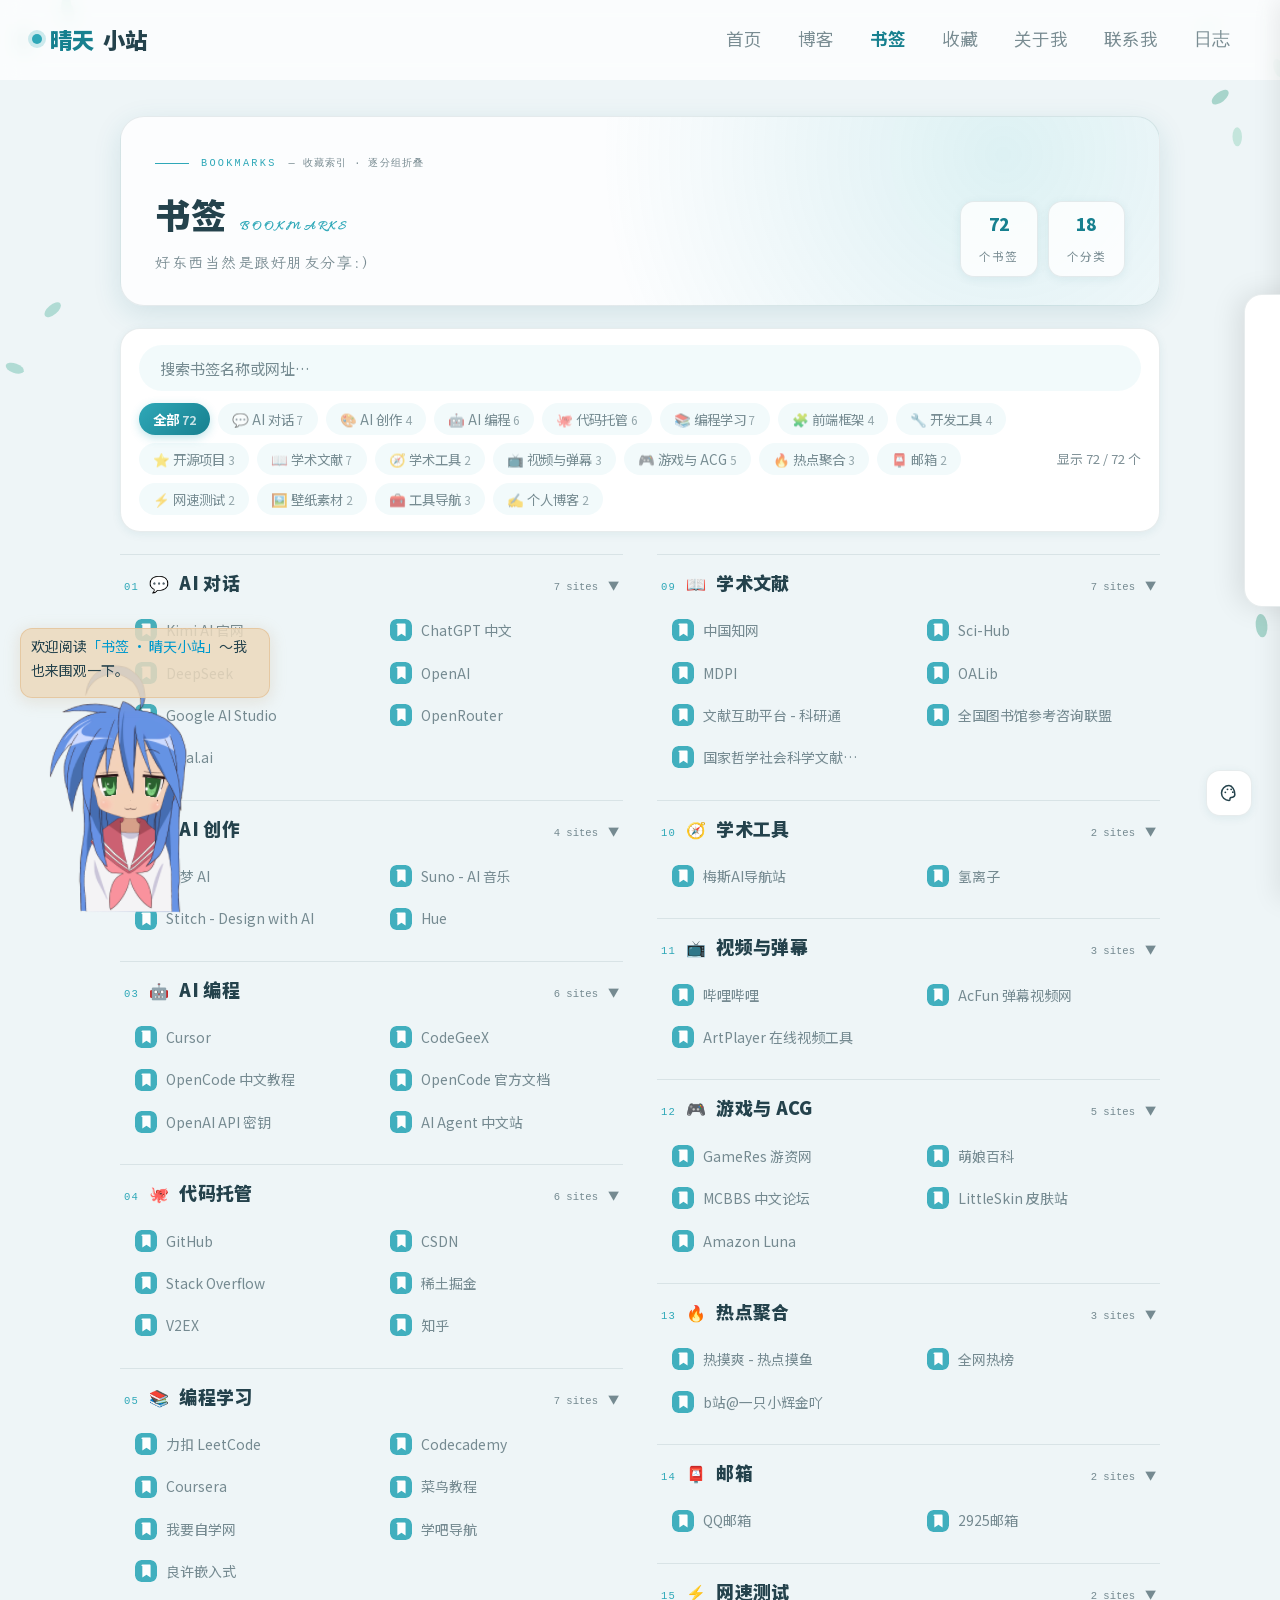
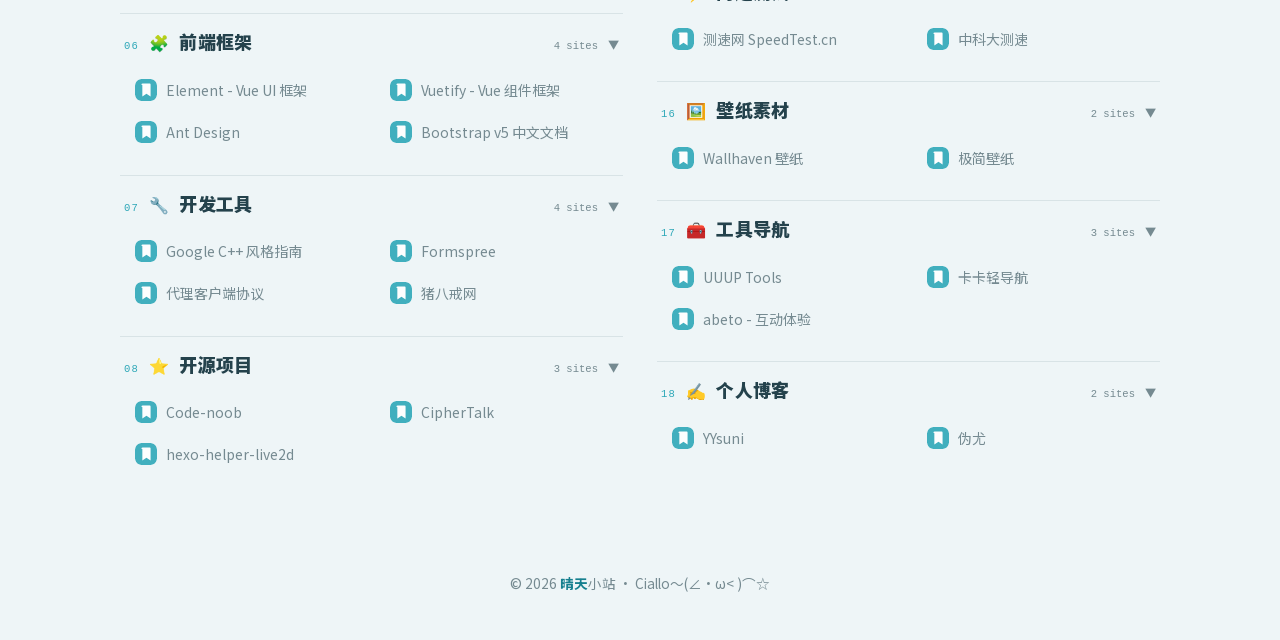
<file: bookmarks.html>
<!DOCTYPE html>
<html lang="zh-CN">
<head>
  <meta charset="UTF-8">
  <meta http-equiv="X-Frame-Options" content="DENY">
  <meta http-equiv="X-Content-Type-Options" content="nosniff">
  <meta http-equiv="X-XSS-Protection" content="1; mode=block">
  <meta name="referrer" content="strict-origin-when-cross-origin">
  <meta name="robots" content="index, follow">
  <meta name="viewport" content="width=device-width, initial-scale=1.0">
  <script>try{var t=localStorage.getItem("site-theme")||((document.cookie.match(/(?:^|; )site-theme=([^;]*)/))||[])[1]||"";if(t)document.documentElement.setAttribute("data-theme",decodeURIComponent(t))}catch(e){}</script>
  <title>书签 · 晴天小站</title>
  <link rel="icon" href="sun-avatar-sm.png" type="image/png">
  <link rel="stylesheet" href="css/theme.css?v=4">
  <link rel="stylesheet" href="css/music-player.css?v=4">
  <style data-page-css>
    /* 主体（书签页加宽，目录型页面需要密度） */
    main {
      max-width: 1080px;
      margin: 0 auto;
      padding: 36px 20px 50px;
    }

    /* 页头横幅 + 统计 */
    .ph-kicker { display: flex; align-items: center; gap: 12px; margin-bottom: 10px; font-family: var(--font-mono, 'JetBrains Mono', Consolas, monospace); font-size: .64rem; letter-spacing: .22em; text-transform: uppercase; color: var(--accent); }
    .ph-kicker::before { content: ""; width: 34px; height: 1px; background: var(--accent); }
    .ph-kicker .dim { color: var(--muted); letter-spacing: .1em; }
    .page-head {
      border-radius: 24px;
      padding: 38px 34px 28px;
      background:
        radial-gradient(circle at 85% 20%, color-mix(in srgb, var(--accent) 15%, transparent), transparent 45%),
        var(--panel-bg);
      border: 1px solid var(--line);
      box-shadow: var(--shadow-md);
      margin-bottom: 22px;
      display: flex;
      align-items: flex-end;
      justify-content: space-between;
      gap: 20px;
      flex-wrap: wrap;
    }
    .page-head h1 {
      font-size: clamp(1.7rem, 4.5vw, 2.2rem);
      font-weight: 800;
      letter-spacing: .02em;
      display: flex;
      align-items: baseline;
      gap: 14px;
    }
    .page-head h1 .en {
      font-family: var(--font-en);
      font-size: .78rem;
      font-weight: 700;
      letter-spacing: .26em;
      text-transform: uppercase;
      color: var(--accent);
    }
    .page-head .sub {
      font-family: var(--font-hand);
      font-size: .95rem;
      color: var(--muted);
      letter-spacing: .1em;
      margin-top: 6px;
    }
    .head-stats { display: flex; gap: 10px; }
    .head-stats .chip {
      background: var(--panel-bg);
      border: 1px solid var(--line);
      border-radius: 14px;
      padding: 8px 18px;
      text-align: center;
      box-shadow: var(--shadow-sm);
    }
    .head-stats .chip b {
      display: block;
      font-family: var(--font-body); /* 数字不用花体 */
      font-size: 1.05rem;
      font-weight: 800;
      color: var(--accent-ink);
      font-variant-numeric: tabular-nums;
    }
    .head-stats .chip span { font-size: .72rem; color: var(--muted); letter-spacing: .1em; }

    /* 搜索 + 分类过滤卡 */
    .bk-tool {
      background: var(--card);
      border: 1px solid var(--line);
      border-radius: var(--radius);
      box-shadow: var(--shadow-sm);
      padding: 16px 18px;
      margin-bottom: 22px;
      position: sticky;
      top: var(--nav-h, 78px);
      z-index: 50;
      transition: box-shadow .3s;
    }
    .bk-tool:focus-within { box-shadow: var(--shadow-md); }
    .bk-tool .search {
      width: 100%;
      font-family: var(--font-body);
      font-size: .95rem;
      color: var(--text);
      background: color-mix(in srgb, var(--accent) 6%, transparent);
      border: 1.5px solid transparent;
      border-radius: 999px;
      padding: 11px 20px;
      outline: none;
      transition: border-color .2s, background .2s, box-shadow .2s;
    }
    .bk-tool .search::placeholder { color: var(--muted); }
    .bk-tool .search:focus {
      background: var(--card);
      border-color: var(--accent);
      box-shadow: 0 0 0 4px color-mix(in srgb, var(--accent) 14%, transparent);
    }
    .bk-tool .tool-row {
      display: flex;
      align-items: center;
      justify-content: space-between;
      gap: 12px;
      margin-top: 12px;
    }
    .bk-filter { display: flex; flex-wrap: wrap; gap: 8px; }
    .bk-filter button {
      font-family: var(--font-body);
      font-size: .84rem;
      font-weight: 500;
      color: var(--muted);
      background: color-mix(in srgb, var(--accent) 6%, transparent);
      border: none;
      border-radius: 999px;
      padding: 6px 14px;
      cursor: pointer;
      transition: color .2s, background .2s, box-shadow .2s, transform .2s;
    }
    .bk-filter button:hover { color: var(--text); background: color-mix(in srgb, var(--accent) 11%, transparent); transform: translateY(-1px); }
    .bk-filter button.on {
      color: #fff;
      font-weight: 600;
      background: linear-gradient(135deg, var(--accent), var(--accent-ink));
      box-shadow: 0 3px 10px color-mix(in srgb, var(--accent) 30%, transparent);
    }
    .bk-filter .n {
      font-size: .74rem;
      opacity: .75;
      margin-left: 3px;
      font-variant-numeric: tabular-nums;
    }
    .bk-count { font-size: .8rem; color: var(--muted); white-space: nowrap; font-variant-numeric: tabular-nums; }

    /* 分组：开放式编辑式分区（去卡片，细线分隔） */
    .bk-groups { columns: 2; column-gap: 34px; }
    .bk-group {
      padding: 12px 4px 8px;
      margin-bottom: 10px;
      break-inside: avoid;
      border-top: 1px solid var(--line);
    }
    .bk-group .head {
      display: flex;
      align-items: baseline;
      gap: 10px;
      margin-bottom: 12px;
      cursor: pointer;
      user-select: none;
    }
    .bk-group .no {
      font-family: var(--font-mono, 'JetBrains Mono', Consolas, monospace);
      font-size: .66rem;
      letter-spacing: .12em;
      color: var(--accent);
      flex-shrink: 0;
    }
    .bk-group .ico {
      width: auto; height: auto;
      flex-shrink: 0;
      display: inline-flex;
      align-items: center;
      justify-content: center;
      font-size: 1rem;
      border-radius: 0;
      background: none;
    }
    .bk-group h2 {
      font-family: var(--font-body);
      font-size: 1.12rem;
      font-weight: 900;
      letter-spacing: .02em;
      flex: 1; min-width: 0;
      transition: color .25s;
    }
    .bk-group .head:hover h2 { color: var(--accent-ink); }
    .bk-group .count {
      font-family: var(--font-mono, 'JetBrains Mono', Consolas, monospace);
      font-size: .66rem;
      font-weight: 400;
      color: var(--muted);
      background: none;
      border-radius: 0;
      padding: 0;
      font-variant-numeric: tabular-nums;
      flex-shrink: 0;
    }
    .bk-group .chev {
      flex-shrink: 0;
      color: var(--muted);
      font-size: .7rem;
      transition: transform .3s;
    }
    .bk-group.folded .chev { transform: rotate(-90deg); }

    /* 折叠动画（grid-rows 技巧） */
    .bk-fold { display: grid; grid-template-rows: 1fr; transition: grid-template-rows .35s cubic-bezier(.22,.8,.36,1); }
    .bk-fold > div { overflow: hidden; min-height: 0; }
    .bk-group.folded .bk-fold { grid-template-rows: 0fr; }

    /* 书签迷你行 */
    .bk-links { display: grid; grid-template-columns: 1fr 1fr; gap: 2px 14px; padding-bottom: 4px; }
    .bk-links a {
      display: flex;
      align-items: center;
      gap: 9px;
      padding: 7px 10px;
      border-radius: 10px;
      border: 1px solid transparent;
      color: var(--muted);
      font-size: .87rem;
      font-weight: 500;
      min-width: 0;
      transition: color .2s, background .2s, border-color .2s, transform .2s, box-shadow .2s;
    }
    .bk-links a:hover {
      color: var(--text);
      background: color-mix(in srgb, var(--accent) 5%, var(--card));
      border-color: var(--line);
      transform: translateY(-2px);
      box-shadow: var(--shadow-sm);
    }
    .bk-links .fav { width: 22px; height: 22px; flex-shrink: 0; border-radius: 6px; opacity: .9; }
    .bk-links .name { flex: 1; min-width: 0; overflow: hidden; text-overflow: ellipsis; white-space: nowrap; }
    .bk-links .go {
      flex-shrink: 0;
      font-size: .8rem;
      opacity: 0;
      transform: translate(-2px, 2px);
      transition: opacity .2s, transform .2s, color .2s;
    }
    .bk-links a:hover .go { opacity: .7; transform: translate(0, 0); color: var(--accent-ink); }
    .bk-empty { text-align: center; color: var(--muted); font-size: .9rem; padding: 34px 0 14px; column-span: all; }

    .reveal { opacity: 0; transform: translateY(22px); transition: opacity .6s ease, transform .6s cubic-bezier(.22,.8,.36,1); }
    .reveal.visible { opacity: 1; transform: translateY(0); }
    @media (prefers-reduced-motion: reduce) {
      .reveal { opacity: 1; transform: none; transition: none; }
    }

    @media (max-width: 920px) {
      .bk-groups { columns: 1; }
    }
    @media (max-width: 640px) {
      main { padding: 24px 14px 40px; }
      .page-head { padding: 28px 20px 22px; border-radius: 18px; }
      .bk-tool { padding: 10px 12px; border-radius: 16px; top: var(--nav-h, 70px); }
      .tool-row { flex-direction: column; align-items: stretch; gap: 8px; }
      .bk-count { order: -1; font-size: .74rem; }
      /* 19 个分类胶囊竖排会吃掉半屏（390px 下实测 352px 高）→ 改成单行横滑 */
      .bk-filter {
        flex-wrap: nowrap;
        overflow-x: auto;
        gap: 6px;
        scrollbar-width: none;
        -webkit-overflow-scrolling: touch;
        -webkit-mask-image: linear-gradient(90deg, #000 88%, transparent);
        mask-image: linear-gradient(90deg, #000 88%, transparent);
      }
      .bk-filter::-webkit-scrollbar { display: none; }
      .bk-filter button { flex-shrink: 0; padding: 6px 12px; font-size: .8rem; }
      /* 往下读时把分类行收起来，只留搜索框；往回滚再露出来 */
      .bk-tool .tool-row {
        max-height: 64px;
        opacity: 1;
        overflow: hidden;
        transition: max-height .3s cubic-bezier(.22,.8,.36,1), opacity .25s, margin-top .3s;
      }
      .bk-tool.condensed .tool-row { max-height: 0; opacity: 0; margin-top: 0; }
      .bk-links { grid-template-columns: 1fr 1fr; }
      .bk-group { padding: 10px 2px 6px; }
      .bk-group .ico { font-size: .95rem; }
    }
  </style>
</head>
<body>
  <!-- 顶部导航 -->
  <nav>
    <div class="inner">
      <a class="logo" href="index.html"><span>晴天</span>小站</a>
      <div class="right">
        <div class="menu">
          <a href="index.html">首页</a>
          <a href="blog.html">博客</a>
          <a href="bookmarks.html" class="active">书签</a>
          <a href="collection.html" class="coll-a">收藏</a>
          <a href="about.html">关于我</a>
          <a href="contact.html">联系我</a>
          <button class="cl-toggle" id="cl-toggle">日志</button>
        </div>
      </div>
    </div>
  </nav>

  <main>
    <!-- 页头横幅 + 统计 -->
    <header class="page-head reveal">
      <div>
        <div class="ph-kicker">Bookmarks<span class="dim">— 收藏索引 · 逐分组折叠</span></div>
        <h1>书签<span class="en">Bookmarks</span></h1>
        <p class="sub">好东西当然是跟好朋友分享：）</p>
      </div>
      <div class="head-stats">
        <div class="chip"><b id="stat-total">--</b><span>个书签</span></div>
        <div class="chip"><b id="stat-groups">--</b><span>个分类</span></div>
      </div>
    </header>

    <!-- 搜索 + 分类 -->
    <div class="bk-tool reveal">
      <input class="search" id="bk-search" type="search" placeholder="搜索书签名称或网址…" autocomplete="off">
      <div class="tool-row">
        <div class="bk-filter" id="bk-filter"></div>
        <span class="bk-count" id="bk-count"></span>
      </div>
    </div>

    <!-- 书签分组（双栏瀑布流） -->
    <div class="bk-groups" id="bk-groups"></div>
    <div class="cl-panel" id="cl-panel">
    <h3>站点日志</h3>
    <div id="cl-timeline"></div>
  </div>

    <div class="music-card collapsed" id="music-card">
      <button class="music-card-close" id="mc-close" aria-label="收起播放器" title="收起">&#10005;</button>
    <div class="mc-disc" id="mc-disc">
      <div class="mc-ring"></div>
      <div class="mc-center"><img src="sun-avatar-sm.png" alt=""></div>
    </div>
    <div class="mc-info">
      <div class="mc-name" id="mc-name">--</div>
      <div class="mc-artist" id="mc-artist">--</div>
    </div>
    <div class="mc-controls">
      <button class="mc-btn" id="mc-prev">&#9198;</button>
      <button class="mc-btn play" id="mc-play">&#9654;</button>
      <button class="mc-btn" id="mc-next">&#9197;</button>
      <button class="mc-btn mc-shuffle" id="mc-shuffle" title="随机换一首">&#8635;</button>
    </div>
    <div class="mc-progress" id="mc-progress"><div class="bar" id="mc-bar"></div></div>
    <div class="mc-time"><span id="mc-current">0:00</span><span id="mc-total">0:00</span></div>
    <div class="mc-volume">
      <span class="mc-vol-icon" id="mc-vol-icon">&#128266;</span>
      <input type="range" class="mc-vol-slider" id="mc-vol" min="0" max="100" value="80">
    </div>
  </div>
  </main>

  <footer>© <span id="year"></span> <span class="brand">晴天</span>小站 · Ciallo～(∠・ω< )⌒☆</footer>

  <script>
    document.getElementById('year').textContent = new Date().getFullYear();

    // 分组顺序与图标
    const GROUP_META = [
      { key: '我的网站', icon: '🏠' },
      { key: 'AI 对话', icon: '💬' },
      { key: 'AI 创作', icon: '🎨' },
      { key: 'AI 编程', icon: '🤖' },
      { key: '代码托管', icon: '🐙' },
      { key: '编程学习', icon: '📚' },
      { key: '前端框架', icon: '🧩' },
      { key: '开发工具', icon: '🔧' },
      { key: '开源项目', icon: '⭐' },
      { key: '学术文献', icon: '📖' },
      { key: '学术工具', icon: '🧭' },
      { key: '视频与弹幕', icon: '📺' },
      { key: '游戏与 ACG', icon: '🎮' },
      { key: '热点聚合', icon: '🔥' },
      { key: '邮箱', icon: '📮' },
      { key: '网速测试', icon: '⚡' },
      { key: '壁纸素材', icon: '🖼️' },
      { key: '工具导航', icon: '🧰' },
      { key: '个人博客', icon: '✍️' },
  ];

    // 书签数据（数据源：bookmarks.json，已按本地最新删减更新）
    const ALL_BOOKMARKS = [

      { folder: 'AI 对话', name: 'Kimi AI 官网', url: 'https://www.kimi.com/' },
      { folder: 'AI 对话', name: 'ChatGPT 中文', url: 'https://chatgpt.com/' },
      { folder: 'AI 对话', name: 'DeepSeek', url: 'https://www.deepseek.com/' },
      { folder: 'AI 对话', name: 'OpenAI', url: 'https://openai.com/' },
      { folder: 'AI 对话', name: 'Google AI Studio', url: 'https://aistudio.google.com/' },
      { folder: 'AI 对话', name: 'OpenRouter', url: 'https://openrouter.ai/' },
      { folder: 'AI 对话', name: 'local.ai', url: 'https://local.ai/' },
      { folder: 'AI 创作', name: '即梦 AI', url: 'https://jimeng.jianying.com/' },
      { folder: 'AI 创作', name: 'Suno - AI 音乐', url: 'https://suno.com/' },
      { folder: 'AI 创作', name: 'Stitch - Design with AI', url: 'https://stitch.withgoogle.com/' },
      { folder: 'AI 创作', name: 'Hue', url: 'https://hueapp.io/' },
      { folder: 'AI 编程', name: 'Cursor', url: 'https://cursor.com/' },
      { folder: 'AI 编程', name: 'CodeGeeX', url: 'https://codegeex.cn/' },
      { folder: 'AI 编程', name: 'OpenCode 中文教程', url: 'https://learnopencode.com/' },
      { folder: 'AI 编程', name: 'OpenCode 官方文档', url: 'https://opencode.ai/' },
      { folder: 'AI 编程', name: 'OpenAI API 密钥', url: 'https://platform.openai.com/' },
      { folder: 'AI 编程', name: 'AI Agent 中文站', url: 'https://hermesagent.fyi/' },
      { folder: '代码托管', name: 'GitHub', url: 'https://github.com/' },
      { folder: '代码托管', name: 'CSDN', url: 'https://www.csdn.net/' },
      { folder: '代码托管', name: 'Stack Overflow', url: 'https://stackoverflow.com/' },
      { folder: '代码托管', name: '稀土掘金', url: 'https://juejin.cn/' },
      { folder: '代码托管', name: 'V2EX', url: 'https://www.v2ex.com/' },
      { folder: '代码托管', name: '知乎', url: 'https://www.zhihu.com/' },
      { folder: '编程学习', name: '力扣 LeetCode', url: 'https://leetcode.cn/' },
      { folder: '编程学习', name: 'Codecademy', url: 'https://www.codecademy.cn/' },
      { folder: '编程学习', name: 'Coursera', url: 'https://www.coursera.org/' },
      { folder: '编程学习', name: '菜鸟教程', url: 'https://www.runoob.com/' },
      { folder: '编程学习', name: '我要自学网', url: 'https://www.51zxw.net/' },
      { folder: '编程学习', name: '学吧导航', url: 'https://www.xue8nav.com/' },
      { folder: '编程学习', name: '良许嵌入式', url: 'https://www.lxlinux.net/' },
      { folder: '前端框架', name: 'Element - Vue UI 框架', url: 'https://element.eleme.cn/' },
      { folder: '前端框架', name: 'Vuetify - Vue 组件框架', url: 'https://vuetifyjs.com/' },
      { folder: '前端框架', name: 'Ant Design', url: 'https://ant.design/' },
      { folder: '前端框架', name: 'Bootstrap v5 中文文档', url: 'https://v5.bootcss.com/' },
      { folder: '开发工具', name: 'Google C++ 风格指南', url: 'https://google.github.io/styleguide/' },
      { folder: '开发工具', name: 'Formspree', url: 'https://formspree.io/' },
      { folder: '开发工具', name: '代理客户端协议', url: 'https://agentclientprotocol.com/' },
      { folder: '开发工具', name: '猪八戒网', url: 'https://www.zbj.com/' },
      { folder: '开源项目', name: 'Code-noob', url: 'https://github.com/yuyedeng0929/code-noob' },
      { folder: '开源项目', name: 'CipherTalk', url: 'https://github.com/ILoveBingLu/CipherTalk' },
      { folder: '开源项目', name: 'hexo-helper-live2d', url: 'https://github.com/EYHN/hexo-helper-live2d' },
      { folder: '学术文献', name: '中国知网', url: 'https://www.cnki.net/' },
      { folder: '学术文献', name: 'Sci-Hub', url: 'https://sci-hub.st/' },
      { folder: '学术文献', name: 'MDPI', url: 'https://www.mdpi.com/' },
      { folder: '学术文献', name: 'OALib', url: 'https://www.oalib.com/' },
      { folder: '学术文献', name: '文献互助平台 - 科研通', url: 'https://www.ablesci.com/' },
      { folder: '学术文献', name: '全国图书馆参考咨询联盟', url: 'http://www.ucdrs.superlib.net/' },
      { folder: '学术文献', name: '国家哲学社会科学文献中心', url: 'https://www.ncpssd.org/' },
      { folder: '学术工具', name: '梅斯AI导航站', url: 'https://aisite.medsci.cn/' },
      { folder: '学术工具', name: '氢离子', url: 'https://www.ali-doctor.com/' },
      { folder: '视频与弹幕', name: '哔哩哔哩', url: 'https://www.bilibili.com/' },
      { folder: '视频与弹幕', name: 'AcFun 弹幕视频网', url: 'https://www.acfun.cn/' },
      { folder: '视频与弹幕', name: 'ArtPlayer 在线视频工具', url: 'https://artplayer.org/' },
      { folder: '游戏与 ACG', name: 'GameRes 游资网', url: 'https://www.gameres.com/' },
      { folder: '游戏与 ACG', name: '萌娘百科', url: 'https://zh.moegirl.org.cn/' },
      { folder: '游戏与 ACG', name: 'MCBBS 中文论坛', url: 'https://www.mcbbs.co/' },
      { folder: '游戏与 ACG', name: 'LittleSkin 皮肤站', url: 'https://littleskin.cn/' },
      { folder: '游戏与 ACG', name: 'Amazon Luna', url: 'https://luna.amazon.com/' },
      { folder: '热点聚合', name: '热摸爽 - 热点摸鱼', url: 'https://remoshuang.com/' },
      { folder: '热点聚合', name: '全网热榜', url: 'https://rebang.today/' },
      { folder: '热点聚合', name: 'b站@一只小辉金吖', url: 'https://link3.cc/huijinya520' },
      { folder: '邮箱', name: 'QQ邮箱', url: 'https://mail.qq.com/' },
      { folder: '邮箱', name: '2925邮箱', url: 'https://www.2925.com/' },
      { folder: '网速测试', name: '测速网 SpeedTest.cn', url: 'https://www.speedtest.cn/' },
      { folder: '网速测试', name: '中科大测速', url: 'https://test.ustc.edu.cn/' },
      { folder: '壁纸素材', name: 'Wallhaven 壁纸', url: 'https://riverlanes.site/wallhaven/' },
      { folder: '壁纸素材', name: '极简壁纸', url: 'https://bizhi1.com/' },
      { folder: '工具导航', name: 'UUUP Tools', url: 'https://uuup.net/' },
      { folder: '工具导航', name: '卡卡轻导航', url: 'https://kaka770.cn/' },
      { folder: '工具导航', name: 'abeto - 互动体验', url: 'https://abeto.co/' },
      { folder: '个人博客', name: 'YYsuni', url: 'https://www.yysuni.com/' },
      { folder: '个人博客', name: '伪尤', url: 'https://www.pseudoyu.com/' },
  ];

    const container = document.getElementById('bk-groups');
    const searchEl = document.getElementById('bk-search');
    const filterEl = document.getElementById('bk-filter');
    const countEl = document.getElementById('bk-count');
    let activeFolder = null;

    // 真实网站 favicon
    const favIcon = (url) => {
      try { return `https://www.google.com/s2/favicons?sz=32&domain=${new URL(url).hostname}`; }
      catch { return FALLBACK_FAV; }
    };
    // favicon 加载失败时的兜底图标（青色圆点书签）
    const FALLBACK_FAV = 'data:image/svg+xml,' + encodeURIComponent(
      '<svg xmlns="http://www.w3.org/2000/svg" viewBox="0 0 24 24"><rect width="24" height="24" rx="7" fill="#2fa8b8"/><path d="M7 6.5A1.5 1.5 0 0 1 8.5 5H16a1 1 0 0 1 1 1v13l-4.5-3-4.5 3V6.5z" fill="#fff"/></svg>'
    );

    // 头部统计
    document.getElementById('stat-total').textContent = ALL_BOOKMARKS.length;
    document.getElementById('stat-groups').textContent = new Set(ALL_BOOKMARKS.map(b => b.folder)).size;

    // 分类胶囊（带数量）
    const folders = [...new Set(ALL_BOOKMARKS.map(b => b.folder))];
    const folderCount = (k) => k ? ALL_BOOKMARKS.filter(b => b.folder === k).length : ALL_BOOKMARKS.length;
    filterEl.innerHTML = [
      `<button data-f="" class="on">全部<span class="n">${folderCount('')}</span></button>`,
      ...GROUP_META.filter(m => folders.includes(m.key)).map(m =>
        `<button data-f="${m.key}">${m.icon} ${m.key}<span class="n">${folderCount(m.key)}</span></button>`)
    ].join('');
    filterEl.querySelectorAll('button').forEach(btn => {
      btn.addEventListener('click', () => {
        activeFolder = btn.dataset.f || null;
        filterEl.querySelectorAll('button').forEach(b => b.classList.toggle('on', b === btn));
        // 单行横滑后，点中的分类要自己滚进可视范围
        if (btn.scrollIntoView) btn.scrollIntoView({ behavior: 'smooth', block: 'nearest', inline: 'center' });
        render();
      });
    });

    const bindReveal = () => {
      const els = document.querySelectorAll('.bk-groups .reveal:not(.visible)');
      const io = new IntersectionObserver((es) => {
        es.forEach((e, i) => {
          if (e.isIntersecting) {
            e.target.style.transitionDelay = Math.min(i * 60, 300) + 'ms';
            e.target.classList.add('visible');
            io.unobserve(e.target);
          }
        });
      }, { threshold: .08 });
      els.forEach((el) => io.observe(el));
    };

    const render = () => {
      const q = searchEl.value.trim().toLowerCase();
      let visible = ALL_BOOKMARKS;
      if (activeFolder) visible = visible.filter(b => b.folder === activeFolder);
      if (q) visible = visible.filter(b => (b.folder + ' ' + b.name + ' ' + b.url).toLowerCase().includes(q));
      countEl.textContent = '显示 ' + visible.length + ' / ' + ALL_BOOKMARKS.length + ' 个';

      const g = {};
      visible.forEach(b => { const k = b.folder || '未分类'; (g[k] = g[k] || []).push(b); });
      const list = GROUP_META.filter(m => g[m.key]);
      const extra = Object.keys(g).filter(k => !GROUP_META.some(m => m.key === k)).map(k => ({ key: k, icon: '📌' }));
      list.push(...extra);

      container.innerHTML = list.length ? list.map((g2, gi) => `
        <div class="bk-group reveal">
          <div class="head" data-fold>
            <span class="no">${String(gi + 1).padStart(2, '0')}</span>
            <span class="ico">${g2.icon}</span>
            <h2>${g2.key}</h2>
            <span class="count">${g[g2.key].length} sites</span>
            <span class="chev">▼</span>
          </div>
          <div class="bk-fold"><div>
            <div class="bk-links">
              ${g[g2.key].map(b => `<a href="${b.url}" target="_blank" rel="noopener" title="${b.url}"><img class="fav" src="${favIcon(b.url)}" alt="" loading="lazy" onerror="this.onerror=null;this.src=FALLBACK_FAV"><span class="name">${b.name}</span><span class="go">↗</span></a>`).join('')}
            </div>
          </div></div>
        </div>
      `).join('') : '<p class="bk-empty">没有匹配的书签，换个关键词试试～</p>';

      // 分组折叠
      container.querySelectorAll('[data-fold]').forEach(h => {
        h.addEventListener('click', () => h.closest('.bk-group').classList.toggle('folded'));
      });
      bindReveal();
    };

    render();
    searchEl.addEventListener('input', () => render());

    // 下滑收起分类行、上滑露出（仅手机）。window 监听只挂一次，PJAX 切页后重新找元素。
    if (!window.__bkCondenseBound) {
      window.__bkCondenseBound = true;
      let tool = null, lastY = window.scrollY;
      const getTool = () => {
        if (!tool || !tool.isConnected) tool = document.querySelector('.bk-tool');
        return tool;
      };
      window.addEventListener('scroll', () => {
        const t = getTool();
        if (!t) return;
        const y = window.scrollY;
        const ae = document.activeElement;
        if (window.innerWidth > 640 || y < 140 || (ae && (ae.tagName === 'INPUT' || ae.tagName === 'TEXTAREA'))) {
          t.classList.remove('condensed');
        } else if (y > lastY + 6) {
          t.classList.add('condensed');
        } else if (y < lastY - 6) {
          t.classList.remove('condensed');
        }
        lastY = y;
      }, { passive: true });
    }

  </script>
  <script src="js/common.js?v=4"></script>
  <!-- Live2D 看板娘 -->
  <script type="module" src="live2d/kandao.js"></script>
  <script src="js/music-player.js?v=4"></script>
  <script src="js/changelog.js?v=4"></script>
  <script src="js/scrollfx.js?v=4" defer></script>
  <script src="js/theme-switcher.js?v=4" defer></script>
  <script src="js/fallfx.js?v=4" defer></script>
  <script src="js/pjax.js?v=4"></script></body>
</html>
</file>
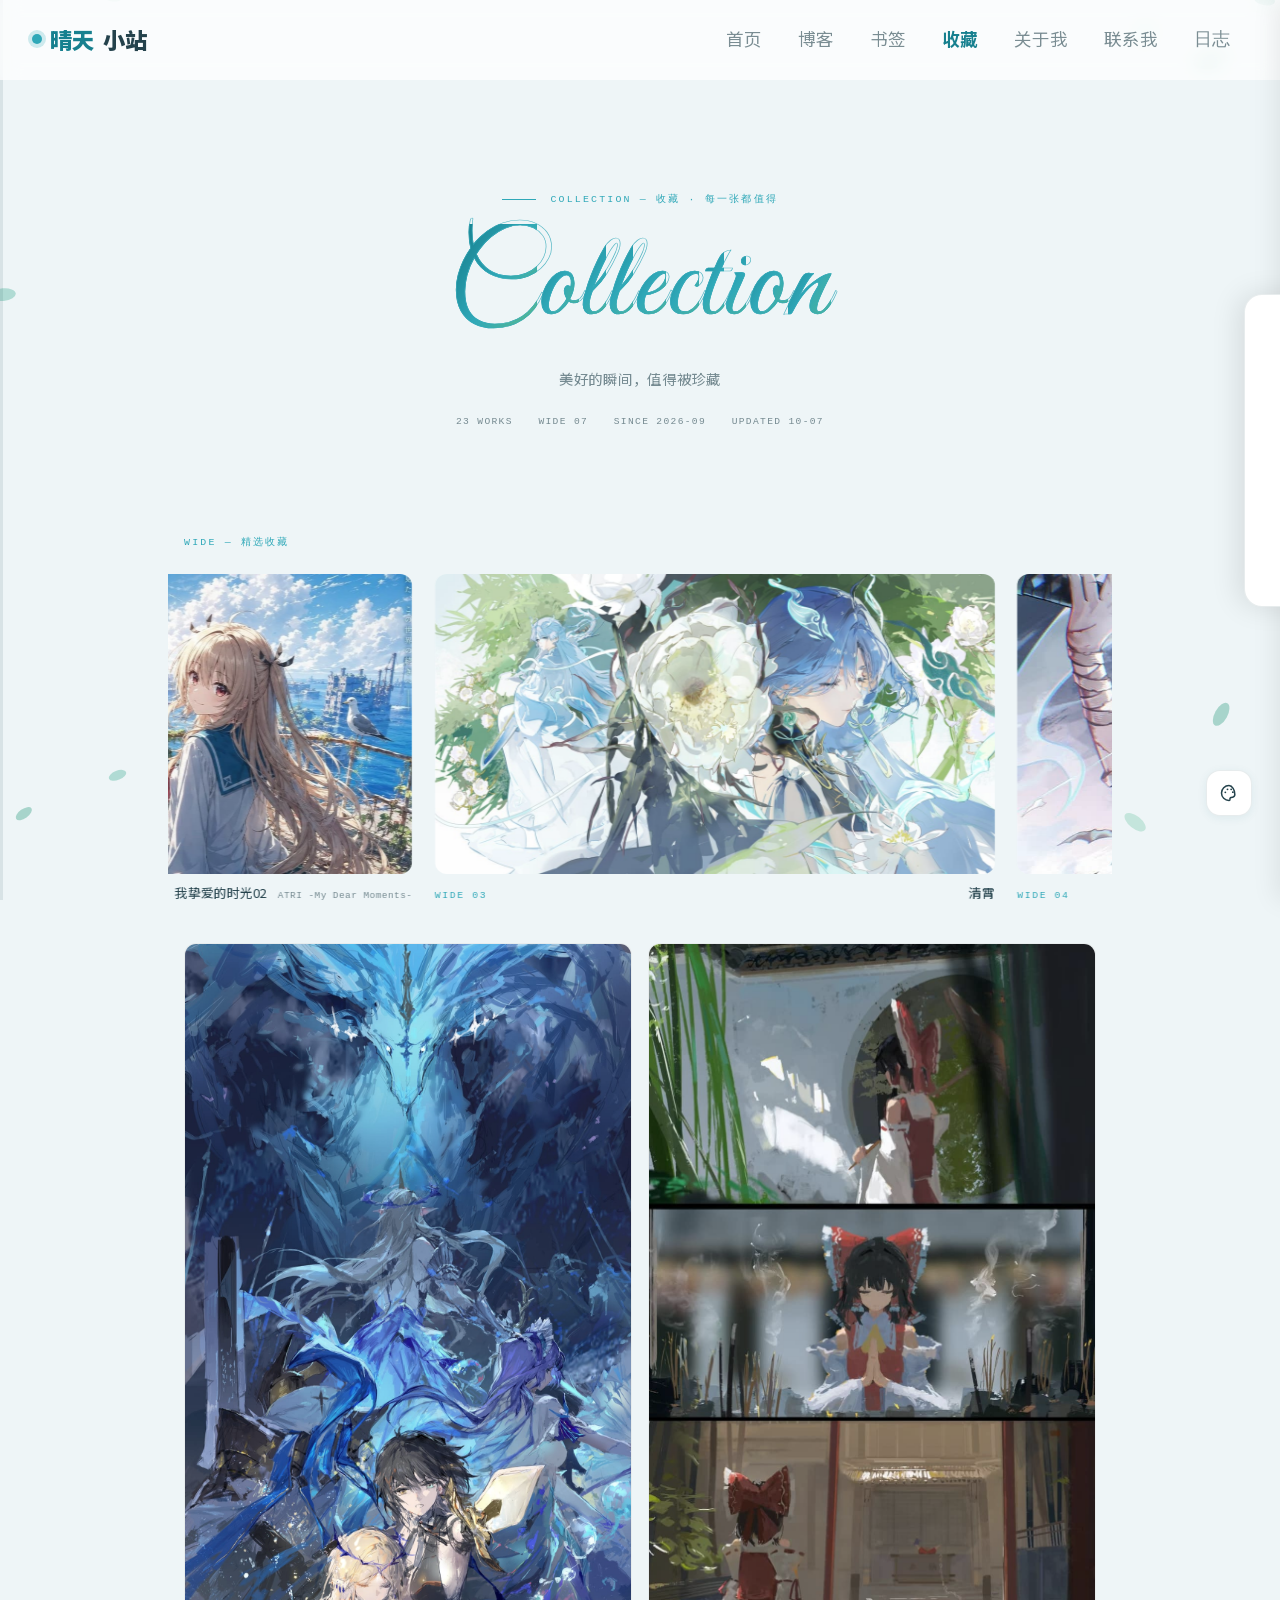
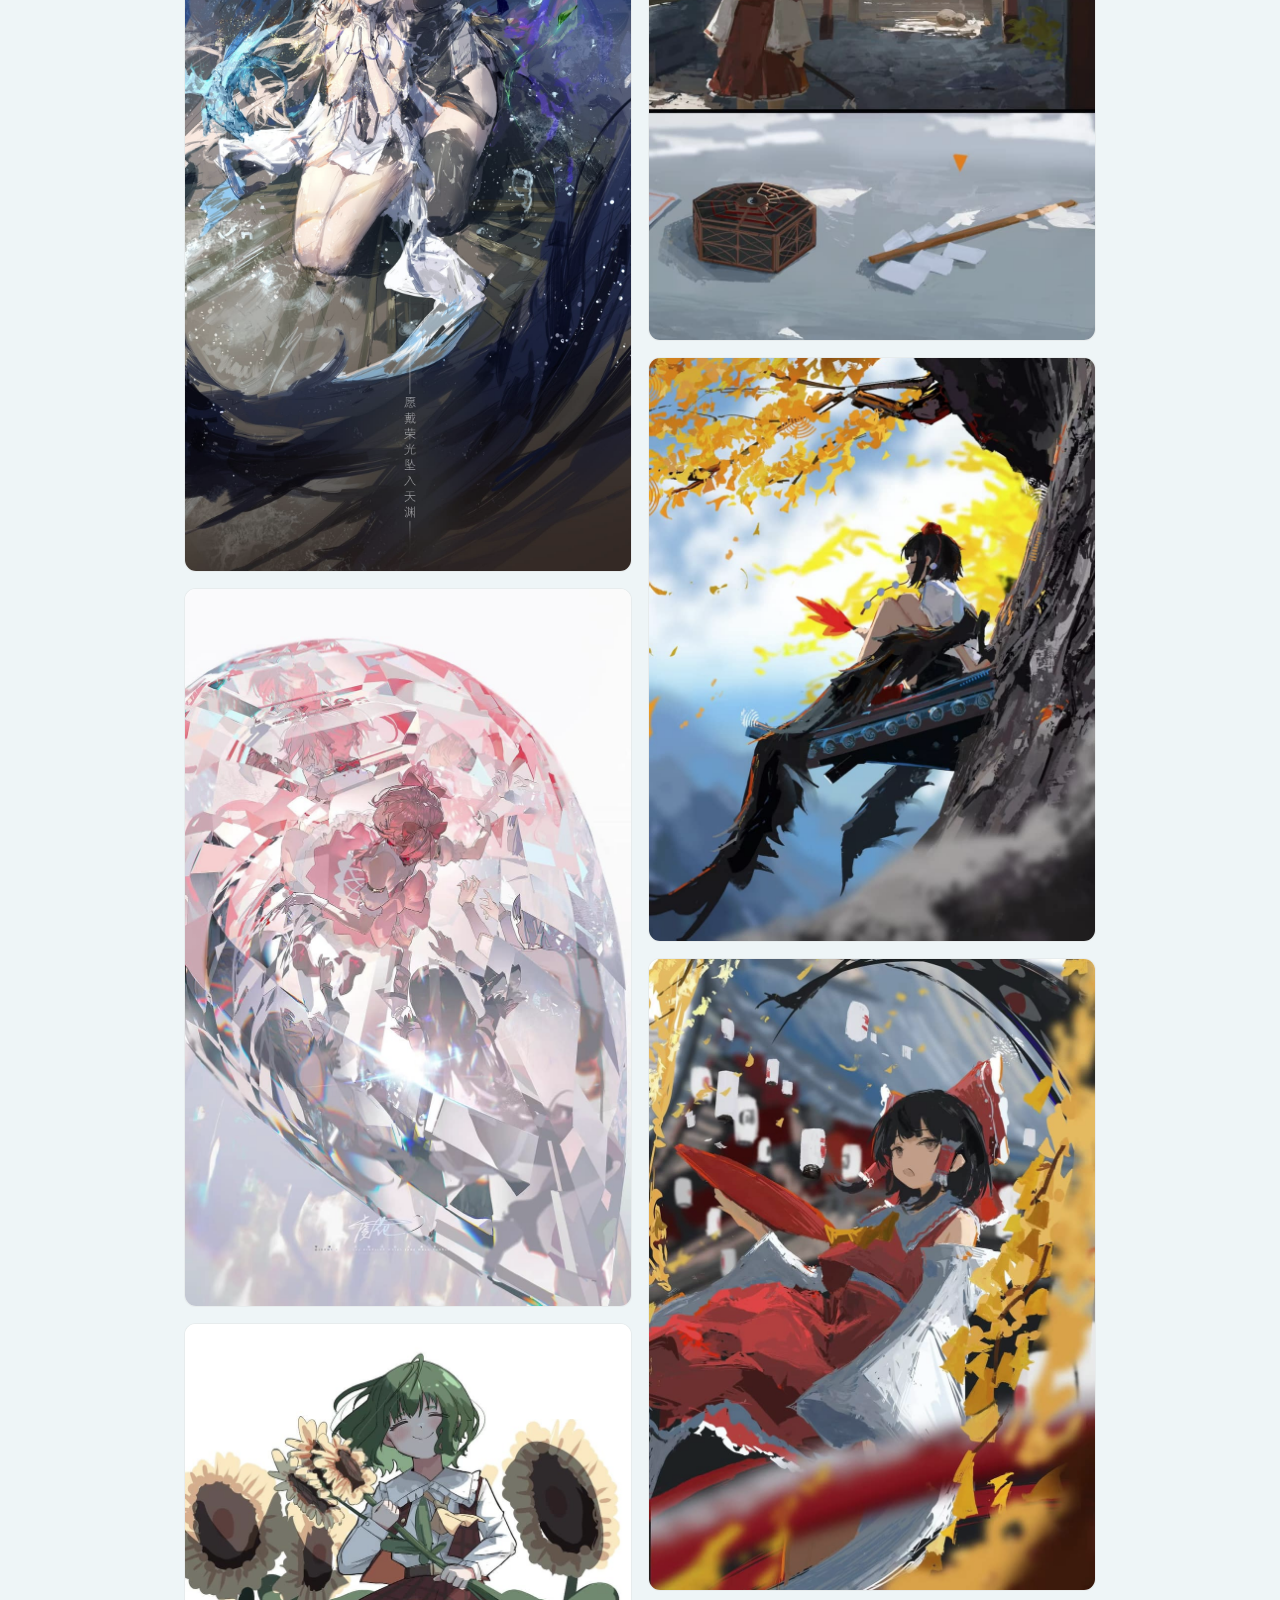
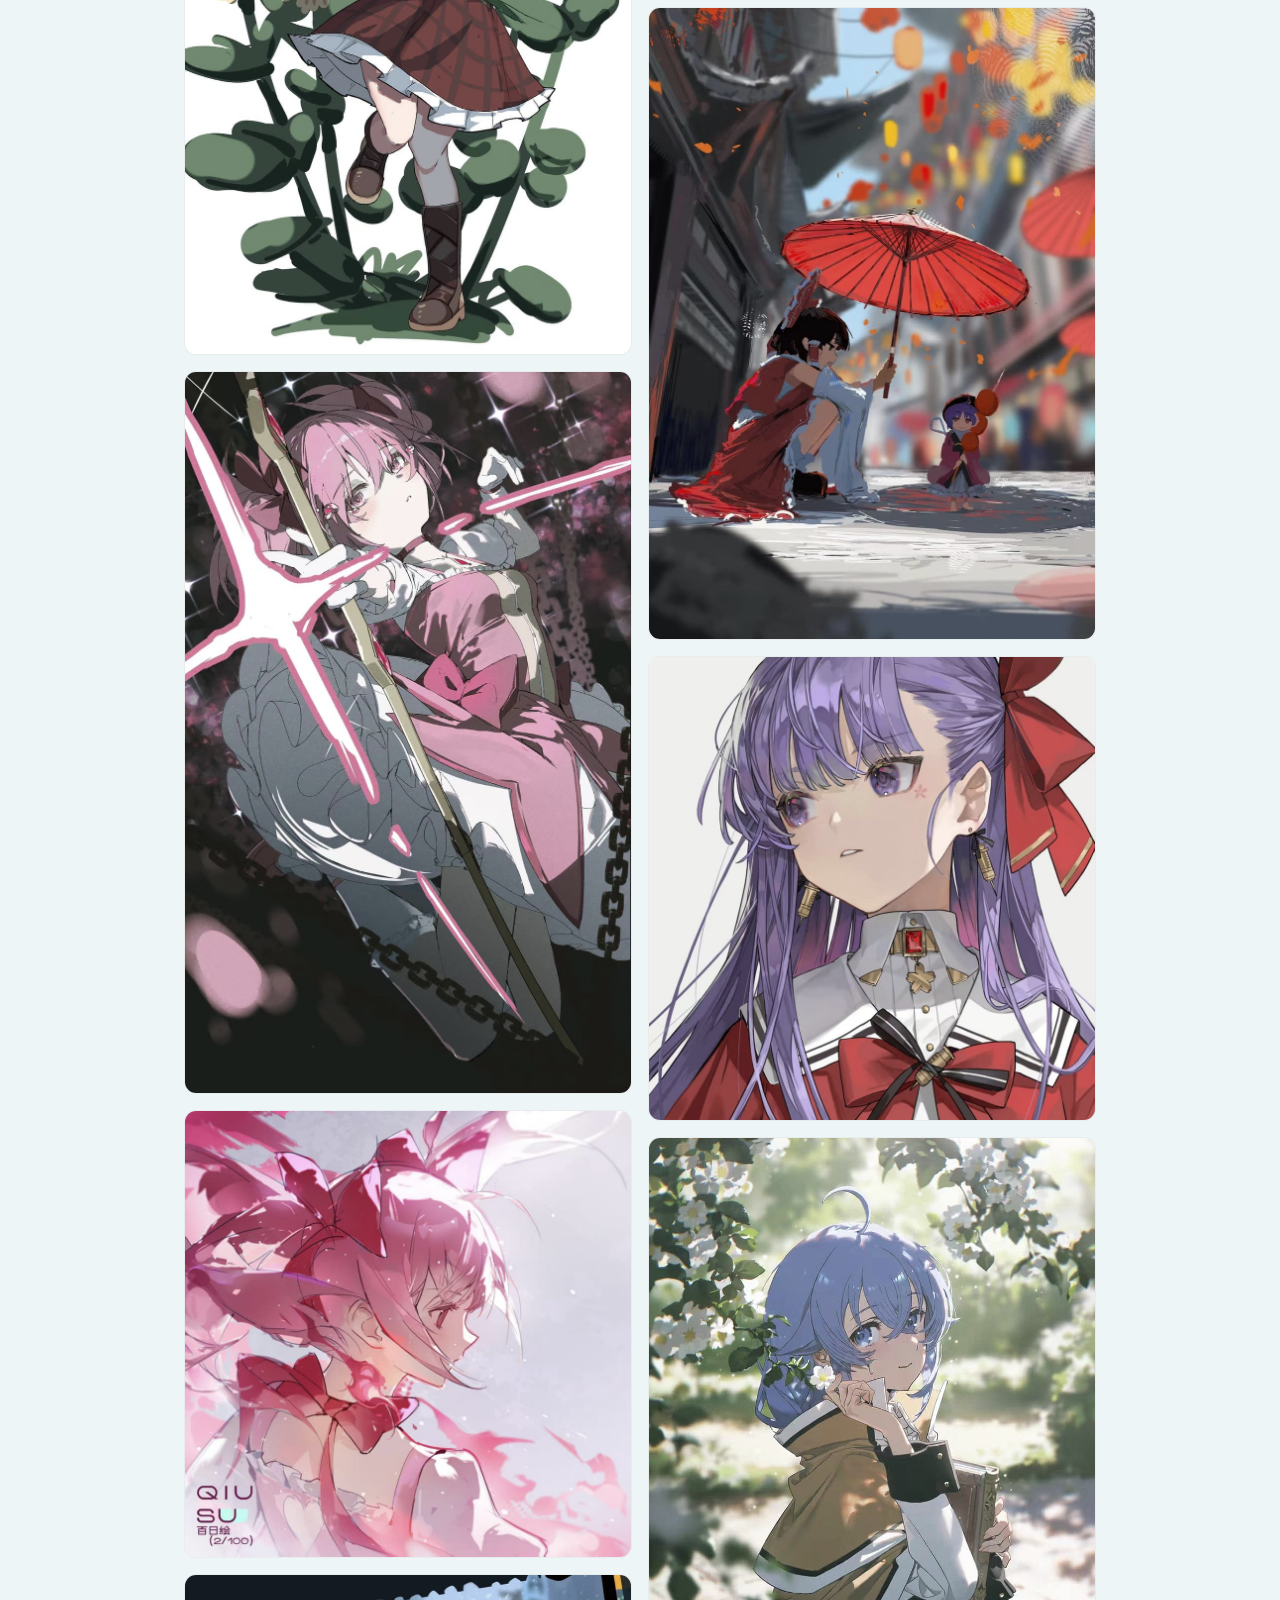
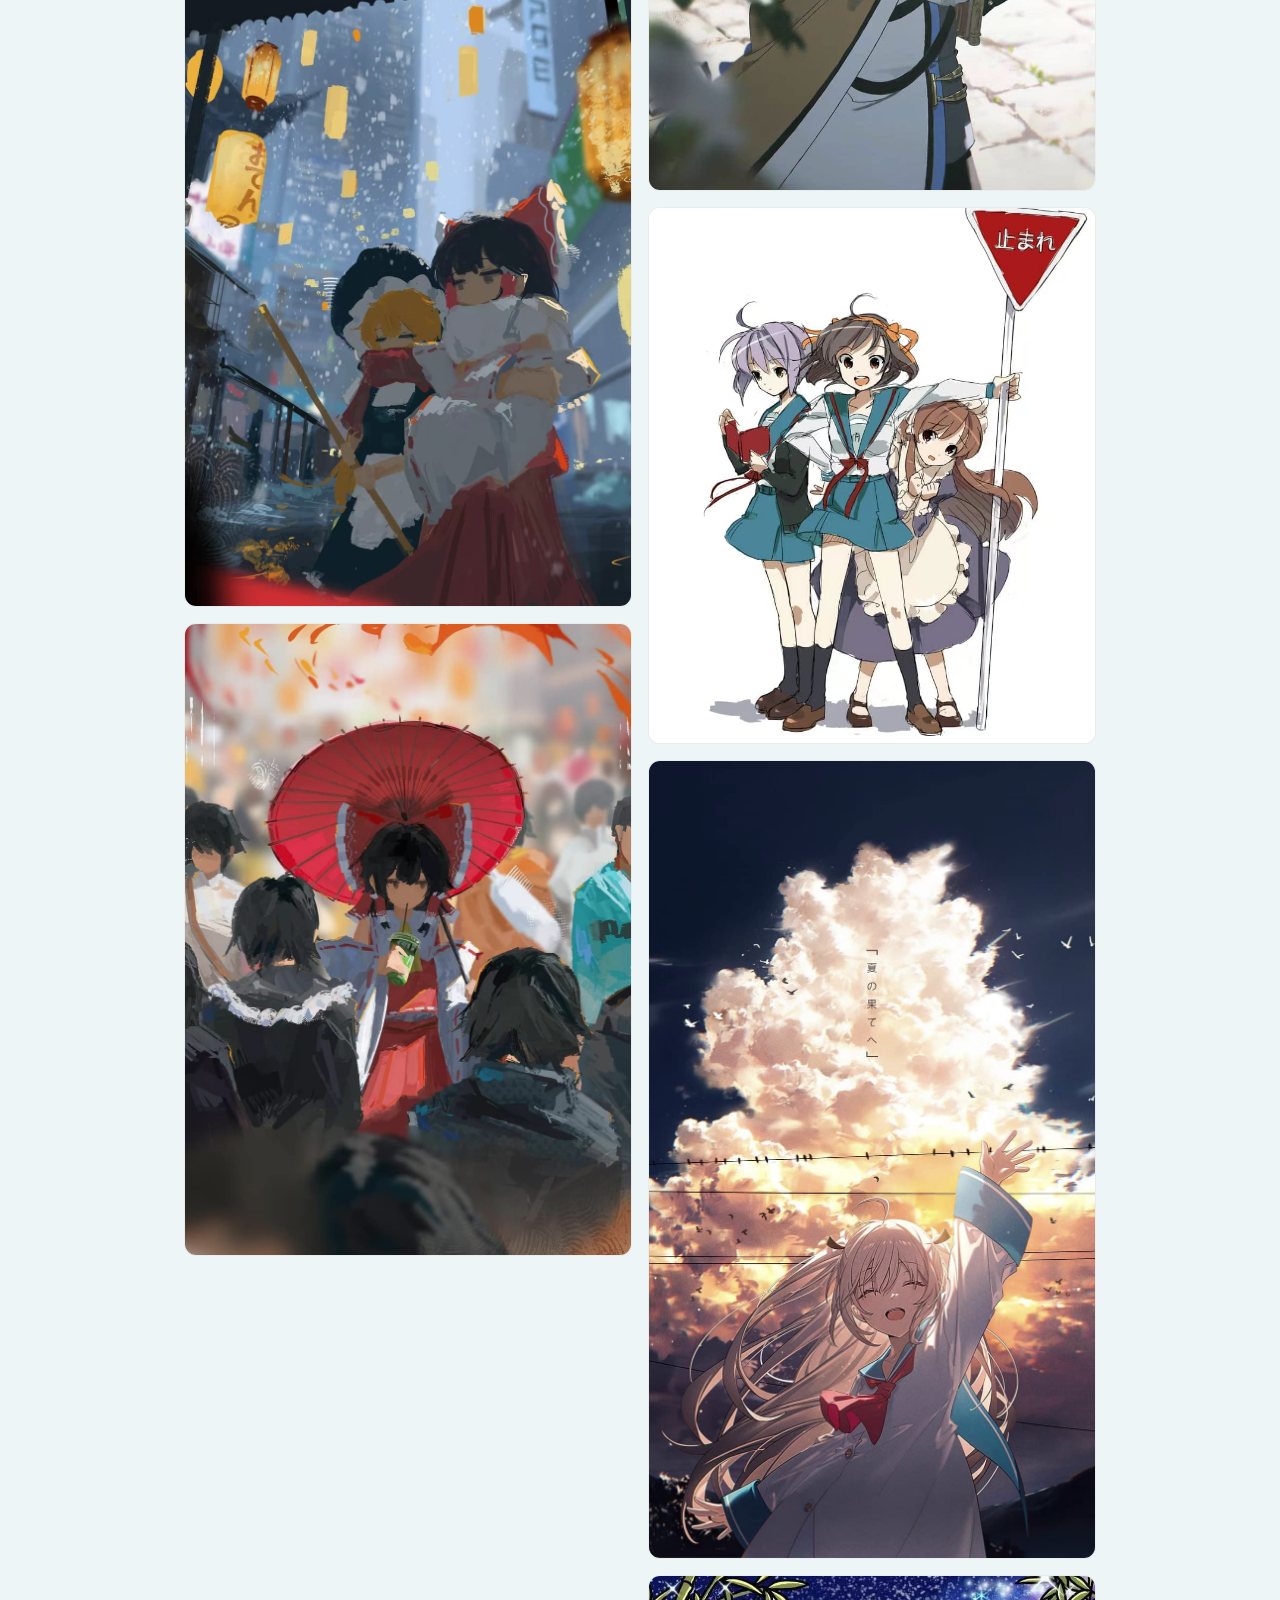
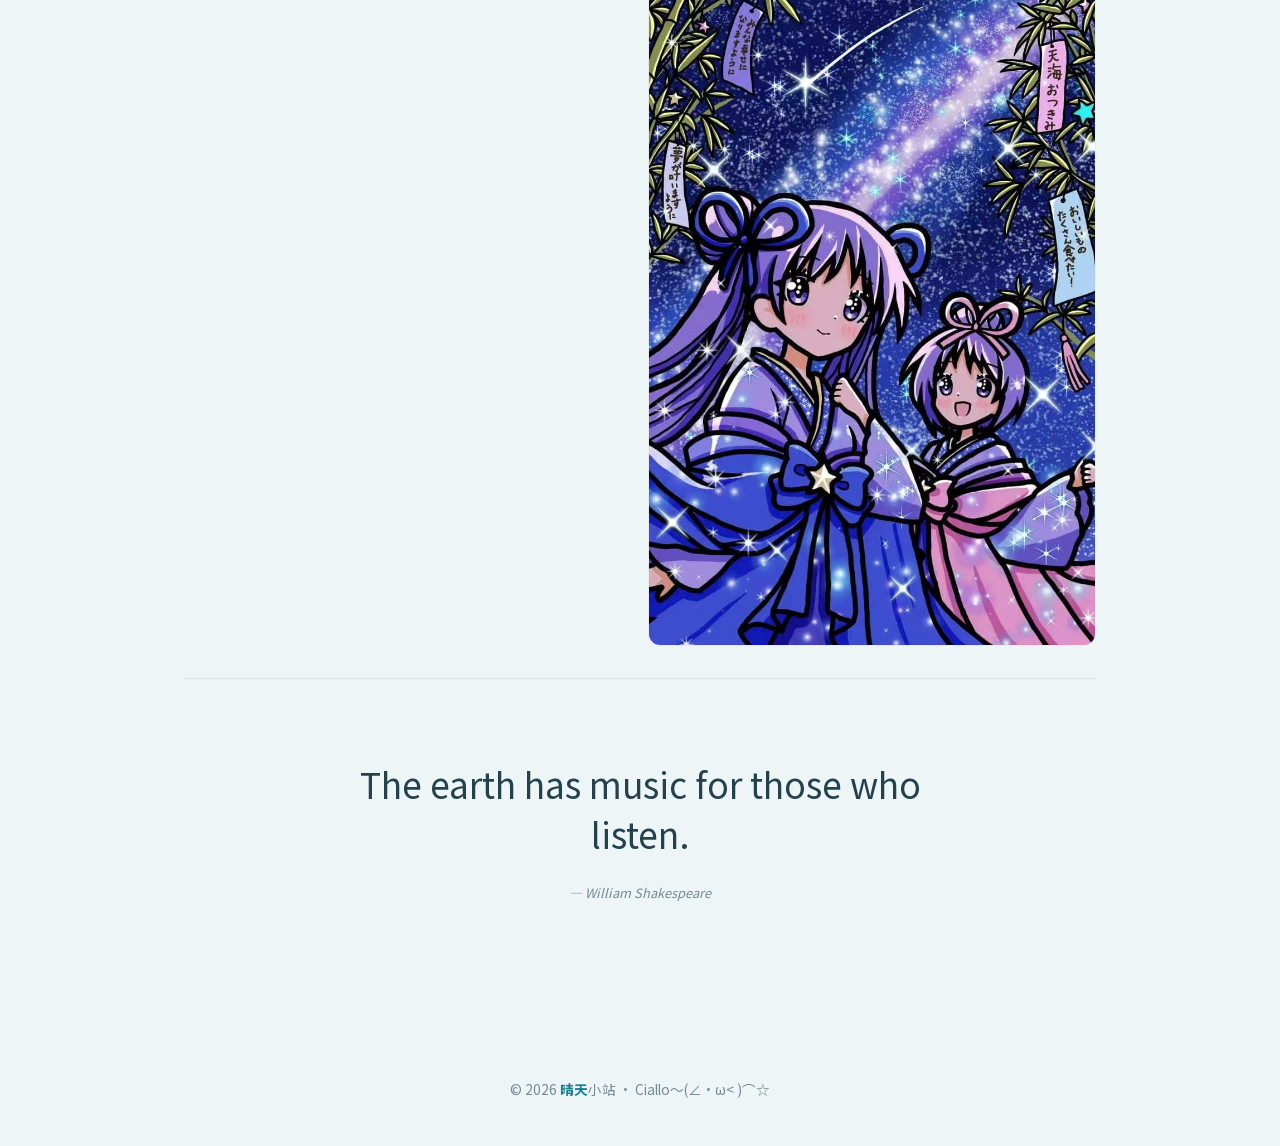
<file: collection.html>
<!DOCTYPE html>
<html lang="zh-CN">
<head>
  <meta charset="UTF-8">
  <meta http-equiv="X-Frame-Options" content="DENY">
  <meta name="viewport" content="width=device-width, initial-scale=1.0">
  <script>try{var t=localStorage.getItem("site-theme")||((document.cookie.match(/(?:^|; )site-theme=([^;]*)/))||[])[1]||"";if(t)document.documentElement.setAttribute("data-theme",decodeURIComponent(t))}catch(e){}</script>
  <title>收藏 · 晴天小站</title>
  <link rel="icon" href="sun-avatar-sm.png" type="image/png">
  <link rel="stylesheet" href="css/theme.css?v=4">
  <link rel="stylesheet" href="css/music-player.css?v=4">
  <style data-page-css>
    .container { max-width: 960px; margin: 0 auto; padding: 48px 24px 60px; }

    /* Hero 区 */
    .cl-hero { text-align: center; padding: 7vh 0 5vh; }
    .cl-kicker { display: flex; align-items: center; justify-content: center; gap: .9rem; margin-bottom: 1rem; }
    .cl-kicker .rule { width: 34px; height: 1px; background: var(--accent); }
    .cl-kicker { font-family: var(--font-mono, monospace); font-size: .62rem; letter-spacing: .22em; text-transform: uppercase; color: var(--accent); }
    .cl-meta { display: flex; gap: 1.6rem; justify-content: center; flex-wrap: wrap; margin-top: 1.4rem; }
    .cl-meta span { font-family: var(--font-mono, monospace); font-size: .6rem; letter-spacing: .14em; text-transform: uppercase; color: var(--muted); }
    .cl-hero h1 {
      font-family: 'Great Vibes', cursive;
      font-size: clamp(3.4rem, 11vw, 7.5rem); font-weight: 400;
      -webkit-text-stroke: 0.7px color-mix(in srgb, var(--accent) 80%, transparent);
      letter-spacing: .01em; line-height: 1.05; margin-bottom: 1rem;
    }
    .cl-hero h1 .char {
      display: inline-block; opacity: 0; transform: translateY(60%);
      transition: opacity .8s cubic-bezier(.22,.8,.36,1), transform .8s cubic-bezier(.22,.8,.36,1);
      cursor: default;
    }
    .cl-hero h1 .char.show {
      opacity: 1; transform: translateY(0);
      background: linear-gradient(120deg, var(--accent-ink) 10%, var(--accent) 50%, var(--accent-2) 90%);
      -webkit-background-clip: text; background-clip: text; color: transparent;
    }
    .cl-hero h1 .char.show:hover {
      background: none; -webkit-background-clip: unset; background-clip: unset;
      color: var(--accent-ink);
    }
    .cl-hero p { color: var(--muted); font-size: .9rem; letter-spacing: .05em; margin-top: .6rem; }

    /* 链式入场 */
    /* 性能与可靠修复: 移除链式入场透明门控（IO 漏触发导致整页空白），卡片默认可见 */

    /* 横向滚动横带（页面滚动联动横移，链式互动） */
    .band-section { margin-top: 3rem; }
    .band-head { margin-bottom: 1rem; }
    .band-kicker { font-family: var(--font-mono, monospace); font-size: .62rem; letter-spacing: .22em; text-transform: uppercase; color: var(--accent); }
    .band-clip { overflow: hidden; margin: 0 -16px; }
    .horizontal-band { display: flex; gap: 1.4rem; padding: .4rem 16px; will-change: transform; }
    .band-item { flex-shrink: 0; width: min(560px, 78vw); margin: 0; position: relative; }
    .band-item img { width: 100%; height: 300px; object-fit: cover; display: block; border-radius: 12px; filter: grayscale(18%); transition: filter .35s, transform .4s cubic-bezier(.22,.8,.36,1); }
    .band-item:hover img { filter: grayscale(0%); transform: scale(1.02); }
    .band-cap { display: flex; justify-content: space-between; align-items: baseline; margin-top: .5rem; }
    .band-no { font-family: var(--font-mono, monospace); font-size: .6rem; letter-spacing: .18em; color: var(--accent); }
    .band-name { font-size: .8rem; color: var(--text); }
.band-name i:empty { display:none; }
.band-name i { font-style: normal; font-family: var(--font-mono, monospace); font-size: .58rem; letter-spacing: .06em; color: var(--muted); margin-left: .5rem; }

    /* 瀑布流 */
    .cl-gallery { columns: 2; column-gap: 16px; margin-top: 2rem; }
    .cl-card {
      break-inside: avoid; margin-bottom: 16px;
      border-radius: 12px; overflow: hidden; position: relative;
      background: var(--card); border: 1px solid var(--line);
      cursor: crosshair;
    }
    .cl-card img {
      width: 100%; height: auto; display: block;
      filter: grayscale(20%); transition: filter .3s, transform .4s cubic-bezier(.22,.8,.36,1);
    }
    .cl-card:hover img { filter: grayscale(0%); transform: scale(1.03); }
    .cl-card .cl-cap b { display:block; font-size:.86rem; font-weight:700; color:#fff; }
.cl-card .cl-cap i:empty { display:none; }
.cl-card .cl-cap i { display:block; font-style:normal; font-family:var(--font-mono,monospace); font-size:.58rem; letter-spacing:.08em; opacity:.75; margin-top:2px; }
.cl-card .cl-cap {
      position: absolute; bottom: 0; left: 0; right: 0;
      padding: 2rem 1.2rem 1rem;
      background: linear-gradient(transparent, rgba(0,0,0,.55));
      color: #fff; font-size: .85rem; font-weight: 500;
      opacity: 0; transform: translateY(10px);
      transition: transform .3s cubic-bezier(.22,.8,.36,1), box-shadow .3s ease, border-color .3s ease;
    }
    .cl-card:hover .cl-cap { opacity: 1; transform: translateY(0); }
    .cl-card .cl-num {
      position: absolute; top: 10px; right: 10px;
      width: 26px; height: 26px; border-radius: 50%;
      background: var(--accent); color: #fff; font-size: .7rem;
      display: flex; align-items: center; justify-content: center;
      opacity: 0; transform: scale(.6);
      transition: transform .25s cubic-bezier(.22,.8,.36,1), box-shadow .25s ease;
    }
    .cl-card:hover .cl-num { opacity: 1; transform: scale(1); }

    /* 引言 */
    .cl-quote {
      text-align: center; padding: 5rem 1rem;
      border-top: 1px solid var(--line); margin-top: 2rem;
    }
    .cl-quote blockquote {
      font-size: clamp(1.4rem, 3vw, 2.2rem); font-weight: 500;
      line-height: 1.4; max-width: 600px; margin: 0 auto;
    }
    .cl-quote .word {
      display: inline-block; opacity: 0; transform: translateY(30px);
      transition: transform .6s cubic-bezier(.22,.8,.36,1), opacity .6s ease;
    }
    .cl-quote .word.show { opacity: 1; transform: translateY(0); }
    .cl-quote cite { display: block; margin-top: 1.5rem; color: var(--muted); font-size: .8rem; }

    /* 速度条 */
    .cl-vel { position: fixed; left: 0; top: 0; bottom: 0; width: 3px; z-index: 50; background: var(--line); }
    .cl-vel-fill { width: 100%; height: 0; background: var(--accent); transition: height .08s; }

    /* 进度条 */
    .cl-prog { position: fixed; top: 0; left: 0; height: 2px; z-index: 51; width: 0; background: var(--accent); transition: width .08s; }

    @media (max-width: 640px) {
      .container { padding: 24px 14px 40px; }
      .cl-hero { padding: 6vh 0 4vh; }
      .cl-hero h1 { font-size: clamp(2.2rem, 12vw, 4rem); }
      .cl-gallery { columns: 1; }
      .cl-card { border-radius: 10px; margin-bottom: 12px; }
      .cl-card .cl-cap b { display:block; font-size:.86rem; font-weight:700; color:#fff; }
.cl-card .cl-cap i:empty { display:none; }
.cl-card .cl-cap i { display:block; font-style:normal; font-family:var(--font-mono,monospace); font-size:.58rem; letter-spacing:.08em; opacity:.75; margin-top:2px; }
.cl-card .cl-cap { font-size: .75rem; padding: 1.2rem .8rem .6rem; }
      .cl-card .cl-num { width: 22px; height: 22px; font-size: .6rem; top: 6px; right: 6px; }
      .cl-vel { display: none; }
      .cl-quote { padding: 3rem .5rem; }
      .cl-quote blockquote { font-size: 1.1rem; }
      nav .menu { overflow-x: auto; flex-wrap: nowrap; gap: 4px; padding-bottom: 4px; }
      nav .menu a { white-space: nowrap; font-size: .82rem; }
    }
  </style>
</head>
<body>

  <div class="cl-vel"><div class="cl-vel-fill" id="clVel"></div></div>
  <div class="cl-prog" id="clProg"></div>

  <nav>
    <div class="inner">
      <a class="logo" href="index.html"><span>晴天</span>小站</a>
      <div class="right">
        <div class="menu">
          <a href="index.html">首页</a>
          <a href="blog.html">博客</a>
          <a href="bookmarks.html">书签</a>
          <a href="collection.html" class="active">收藏</a>
          <a href="about.html">关于我</a>
          <a href="contact.html">联系我</a>
          <button class="cl-toggle" id="cl-toggle">日志</button>
        </div>
      </div>
    </div>
  </nav>

  <div class="container">

    <section class="cl-hero">
      <div class="cl-kicker"><span class="rule"></span><span>COLLECTION — 收藏 · 每一张都值得</span></div>
      <h1 id="clTitle">Collection</h1>
      <p>美好的瞬间，值得被珍藏</p>
      <div class="cl-meta">
        <span>23 Works</span><span>WIDE 07</span><span>Since 2026-09</span><span>Updated 10-07</span>
      </div>
    </section>

    <section class="band-section" id="bandSection" aria-label="横幅精选">
      <div class="band-head"><span class="band-kicker">WIDE — 精选收藏</span></div>
      <div class="band-clip"><div class="horizontal-band" id="clBand">
        <figure class="band-item">
          <img src="src="pic/%E6%94%B6%E8%97%8F/%E5%BE%AE%E4%BF%A1%E5%9B%BE%E7%89%87_20260901223156_211_1.jpg"" alt="收藏横 01" loading="lazy" width="1200" height="825" srcset="pic/%E6%94%B6%E8%97%8F/%E5%BE%AE%E4%BF%A1%E5%9B%BE%E7%89%87_20260901223156_211_1_s.jpg 480w, pic/%E6%94%B6%E8%97%8F/%E5%BE%AE%E4%BF%A1%E5%9B%BE%E7%89%87_20260901223156_211_1.jpg 900w" sizes="(max-width: 640px) 92vw, (max-width: 920px) 46vw, 560px">
          <figcaption class="band-cap"><span class="band-no">WIDE 01</span><span class="band-name">亚托莉 · 我挚爱的时光01 <i>ATRI -My Dear Moments-</i></span></figcaption>
        </figure>
        <figure class="band-item">
          <img src="src="pic/%E6%94%B6%E8%97%8F/%E5%BE%AE%E4%BF%A1%E5%9B%BE%E7%89%87_20260901223156_212_1.jpg"" alt="收藏横 02" loading="lazy" width="1200" height="600" srcset="pic/%E6%94%B6%E8%97%8F/%E5%BE%AE%E4%BF%A1%E5%9B%BE%E7%89%87_20260901223156_212_1_s.jpg 480w, pic/%E6%94%B6%E8%97%8F/%E5%BE%AE%E4%BF%A1%E5%9B%BE%E7%89%87_20260901223156_212_1.jpg 900w" sizes="(max-width: 640px) 92vw, (max-width: 920px) 46vw, 560px">
          <figcaption class="band-cap"><span class="band-no">WIDE 02</span><span class="band-name">亚托莉 · 我挚爱的时光02 <i>ATRI -My Dear Moments-</i></span></figcaption>
        </figure>
        <figure class="band-item">
          <img src="src="pic/%E6%94%B6%E8%97%8F/%E5%BE%AE%E4%BF%A1%E5%9B%BE%E7%89%87_20260901223216_213_1.jpg"" alt="收藏横 03" loading="lazy" width="1200" height="636" srcset="pic/%E6%94%B6%E8%97%8F/%E5%BE%AE%E4%BF%A1%E5%9B%BE%E7%89%87_20260901223216_213_1_s.jpg 480w, pic/%E6%94%B6%E8%97%8F/%E5%BE%AE%E4%BF%A1%E5%9B%BE%E7%89%87_20260901223216_213_1.jpg 900w" sizes="(max-width: 640px) 92vw, (max-width: 920px) 46vw, 560px">
          <figcaption class="band-cap"><span class="band-no">WIDE 03</span><span class="band-name">清霄 <i></i></span></figcaption>
        </figure>
        <figure class="band-item">
          <img src="src="pic/%E6%94%B6%E8%97%8F/%E5%BE%AE%E4%BF%A1%E5%9B%BE%E7%89%87_20260926221435_7_65.jpg"" alt="收藏横 04" loading="lazy" width="900" height="506" srcset="pic/%E6%94%B6%E8%97%8F/%E5%BE%AE%E4%BF%A1%E5%9B%BE%E7%89%87_20260926221435_7_65_s.jpg 480w, pic/%E6%94%B6%E8%97%8F/%E5%BE%AE%E4%BF%A1%E5%9B%BE%E7%89%87_20260926221435_7_65.jpg 900w" sizes="(max-width: 640px) 92vw, (max-width: 920px) 46vw, 560px">
          <figcaption class="band-cap"><span class="band-no">WIDE 04</span><span class="band-name">琪露诺 · 魂魄妖梦 <i>久蒼穹</i></span></figcaption>
        </figure>
        <figure class="band-item">
          <img src="src="pic/%E6%94%B6%E8%97%8F/%E5%BE%AE%E4%BF%A1%E5%9B%BE%E7%89%87_20260926221438_9_65.jpg"" alt="收藏横 05" loading="lazy" width="900" height="506" srcset="pic/%E6%94%B6%E8%97%8F/%E5%BE%AE%E4%BF%A1%E5%9B%BE%E7%89%87_20260926221438_9_65_s.jpg 480w, pic/%E6%94%B6%E8%97%8F/%E5%BE%AE%E4%BF%A1%E5%9B%BE%E7%89%87_20260926221438_9_65.jpg 900w" sizes="(max-width: 640px) 92vw, (max-width: 920px) 46vw, 560px">
          <figcaption class="band-cap"><span class="band-no">WIDE 05</span><span class="band-name">博丽灵梦 · 巫女一刀 <i>久蒼穹</i></span></figcaption>
        </figure>
        <figure class="band-item">
          <img src="src="pic/%E6%94%B6%E8%97%8F/%E5%BE%AE%E4%BF%A1%E5%9B%BE%E7%89%87_20260926221439_10_65.jpg"" alt="收藏横 06" loading="lazy" width="900" height="440" srcset="pic/%E6%94%B6%E8%97%8F/%E5%BE%AE%E4%BF%A1%E5%9B%BE%E7%89%87_20260926221439_10_65_s.jpg 480w, pic/%E6%94%B6%E8%97%8F/%E5%BE%AE%E4%BF%A1%E5%9B%BE%E7%89%87_20260926221439_10_65.jpg 900w" sizes="(max-width: 640px) 92vw, (max-width: 920px) 46vw, 560px">
          <figcaption class="band-cap"><span class="band-no">WIDE 06</span><span class="band-name">灵梦与魔理沙 <i>前额叶绞肉机</i></span></figcaption>
        </figure>
        <figure class="band-item">
          <img src="src="pic/%E6%94%B6%E8%97%8F/%E5%BE%AE%E4%BF%A1%E5%9B%BE%E7%89%87_20260926221736_21_65.jpg"" alt="收藏横 07" loading="lazy" width="900" height="699" srcset="pic/%E6%94%B6%E8%97%8F/%E5%BE%AE%E4%BF%A1%E5%9B%BE%E7%89%87_20260926221736_21_65_s.jpg 480w, pic/%E6%94%B6%E8%97%8F/%E5%BE%AE%E4%BF%A1%E5%9B%BE%E7%89%87_20260926221736_21_65.jpg 900w" sizes="(max-width: 640px) 92vw, (max-width: 920px) 46vw, 560px">
          <figcaption class="band-cap"><span class="band-no">WIDE 07</span><span class="band-name">SOS团 · 止まれ <i>Ixy（いくしー）</i></span></figcaption>
        </figure>
      </div></div>
    </section>

    <section class="cl-gallery" id="clGallery">
        <figure class="cl-card chain-item" data-delay="0">
          <img src="src="pic/%E6%94%B6%E8%97%8F/%E5%BE%AE%E4%BF%A1%E5%9B%BE%E7%89%87_20260901223222_214_1.jpg"" alt="收藏 01" loading="lazy" width="600" height="1650" srcset="pic/%E6%94%B6%E8%97%8F/%E5%BE%AE%E4%BF%A1%E5%9B%BE%E7%89%87_20260901223222_214_1_s.jpg 480w, pic/%E6%94%B6%E8%97%8F/%E5%BE%AE%E4%BF%A1%E5%9B%BE%E7%89%87_20260901223222_214_1.jpg 900w" sizes="(max-width: 640px) 92vw, (max-width: 920px) 46vw, 560px">
          <div class="cl-num">01</div>
          <div class="cl-cap"><b>愿戴荣光坠入天渊</b><i>超凶の狄璐卡</i></div>
        </figure>
        <figure class="cl-card chain-item" data-delay="90">
          <img src="src="pic/%E6%94%B6%E8%97%8F/%E5%BE%AE%E4%BF%A1%E5%9B%BE%E7%89%87_20260926221434_6_65.jpg"" alt="收藏 02" loading="lazy" width="600" height="965" srcset="pic/%E6%94%B6%E8%97%8F/%E5%BE%AE%E4%BF%A1%E5%9B%BE%E7%89%87_20260926221434_6_65_s.jpg 480w, pic/%E6%94%B6%E8%97%8F/%E5%BE%AE%E4%BF%A1%E5%9B%BE%E7%89%87_20260926221434_6_65.jpg 900w" sizes="(max-width: 640px) 92vw, (max-width: 920px) 46vw, 560px">
          <div class="cl-num">02</div>
          <div class="cl-cap"><b>凝固的时间</b><i>虞花-</i></div>
        </figure>
        <figure class="cl-card chain-item" data-delay="180">
          <img src="src="pic/%E6%94%B6%E8%97%8F/%E5%BE%AE%E4%BF%A1%E5%9B%BE%E7%89%87_20260926221437_8_65.jpg"" alt="收藏 03" loading="lazy" width="600" height="849" srcset="pic/%E6%94%B6%E8%97%8F/%E5%BE%AE%E4%BF%A1%E5%9B%BE%E7%89%87_20260926221437_8_65_s.jpg 480w, pic/%E6%94%B6%E8%97%8F/%E5%BE%AE%E4%BF%A1%E5%9B%BE%E7%89%87_20260926221437_8_65.jpg 900w" sizes="(max-width: 640px) 92vw, (max-width: 920px) 46vw, 560px">
          <div class="cl-num">03</div>
          <div class="cl-cap"><b>风见幽香 · 向日葵</b><i>东方Project 同人</i></div>
        </figure>
        <figure class="cl-card chain-item" data-delay="270">
          <img src="src="pic/%E6%94%B6%E8%97%8F/%E5%BE%AE%E4%BF%A1%E5%9B%BE%E7%89%87_20260926221440_11_65.jpg"" alt="收藏 04" loading="lazy" width="600" height="970" srcset="pic/%E6%94%B6%E8%97%8F/%E5%BE%AE%E4%BF%A1%E5%9B%BE%E7%89%87_20260926221440_11_65_s.jpg 480w, pic/%E6%94%B6%E8%97%8F/%E5%BE%AE%E4%BF%A1%E5%9B%BE%E7%89%87_20260926221440_11_65.jpg 900w" sizes="(max-width: 640px) 92vw, (max-width: 920px) 46vw, 560px">
          <div class="cl-num">04</div>
          <div class="cl-cap"><b>魔法少女小圆</b><i>七田のQTian</i></div>
        </figure>
        <figure class="cl-card chain-item" data-delay="0">
          <img src="src="pic/%E6%94%B6%E8%97%8F/%E5%BE%AE%E4%BF%A1%E5%9B%BE%E7%89%87_20260926221441_12_65.jpg"" alt="收藏 05" loading="lazy" width="600" height="600" srcset="pic/%E6%94%B6%E8%97%8F/%E5%BE%AE%E4%BF%A1%E5%9B%BE%E7%89%87_20260926221441_12_65_s.jpg 480w, pic/%E6%94%B6%E8%97%8F/%E5%BE%AE%E4%BF%A1%E5%9B%BE%E7%89%87_20260926221441_12_65.jpg 900w" sizes="(max-width: 640px) 92vw, (max-width: 920px) 46vw, 560px">
          <div class="cl-num">05</div>
          <div class="cl-cap"><b>魔法少女小圆</b><i>QIU SU</i></div>
        </figure>
        <figure class="cl-card chain-item" data-delay="90">
          <img src="src="pic/%E6%94%B6%E8%97%8F/%E5%BE%AE%E4%BF%A1%E5%9B%BE%E7%89%87_20260926221442_13_65.jpg"" alt="收藏 06" loading="lazy" width="600" height="849" srcset="pic/%E6%94%B6%E8%97%8F/%E5%BE%AE%E4%BF%A1%E5%9B%BE%E7%89%87_20260926221442_13_65_s.jpg 480w, pic/%E6%94%B6%E8%97%8F/%E5%BE%AE%E4%BF%A1%E5%9B%BE%E7%89%87_20260926221442_13_65.jpg 900w" sizes="(max-width: 640px) 92vw, (max-width: 920px) 46vw, 560px">
          <div class="cl-num">06</div>
          <div class="cl-cap"><b>雪夜灯笼 · 魔理沙与灵梦</b><i>こうこう</i></div>
        </figure>
        <figure class="cl-card chain-item" data-delay="180">
          <img src="src="pic/%E6%94%B6%E8%97%8F/%E5%BE%AE%E4%BF%A1%E5%9B%BE%E7%89%87_20260926221443_14_65.jpg"" alt="收藏 07" loading="lazy" width="600" height="849" srcset="pic/%E6%94%B6%E8%97%8F/%E5%BE%AE%E4%BF%A1%E5%9B%BE%E7%89%87_20260926221443_14_65_s.jpg 480w, pic/%E6%94%B6%E8%97%8F/%E5%BE%AE%E4%BF%A1%E5%9B%BE%E7%89%87_20260926221443_14_65.jpg 900w" sizes="(max-width: 640px) 92vw, (max-width: 920px) 46vw, 560px">
          <div class="cl-num">07</div>
          <div class="cl-cap"><b>博丽灵梦 夏祭</b><i>こうこう</i></div>
        </figure>
        <figure class="cl-card chain-item" data-delay="270">
          <img src="src="pic/%E6%94%B6%E8%97%8F/%E5%BE%AE%E4%BF%A1%E5%9B%BE%E7%89%87_20260926221444_15_65.jpg"" alt="收藏 08" loading="lazy" width="600" height="1339" srcset="pic/%E6%94%B6%E8%97%8F/%E5%BE%AE%E4%BF%A1%E5%9B%BE%E7%89%87_20260926221444_15_65_s.jpg 480w, pic/%E6%94%B6%E8%97%8F/%E5%BE%AE%E4%BF%A1%E5%9B%BE%E7%89%87_20260926221444_15_65.jpg 900w" sizes="(max-width: 640px) 92vw, (max-width: 920px) 46vw, 560px">
          <div class="cl-num">08</div>
          <div class="cl-cap"><b>神社一日 · 四幕</b><i>こうこう</i></div>
        </figure>
        <figure class="cl-card chain-item" data-delay="0">
          <img src="src="pic/%E6%94%B6%E8%97%8F/%E5%BE%AE%E4%BF%A1%E5%9B%BE%E7%89%87_20260926221445_16_65.jpg"" alt="收藏 09" loading="lazy" width="600" height="785" srcset="pic/%E6%94%B6%E8%97%8F/%E5%BE%AE%E4%BF%A1%E5%9B%BE%E7%89%87_20260926221445_16_65_s.jpg 480w, pic/%E6%94%B6%E8%97%8F/%E5%BE%AE%E4%BF%A1%E5%9B%BE%E7%89%87_20260926221445_16_65.jpg 900w" sizes="(max-width: 640px) 92vw, (max-width: 920px) 46vw, 560px">
          <div class="cl-num">09</div>
          <div class="cl-cap"><b>银杏与屋顶</b><i>こうこう</i></div>
        </figure>
        <figure class="cl-card chain-item" data-delay="90">
          <img src="src="pic/%E6%94%B6%E8%97%8F/%E5%BE%AE%E4%BF%A1%E5%9B%BE%E7%89%87_20260926221446_17_65.jpg"" alt="收藏 10" loading="lazy" width="600" height="849" srcset="pic/%E6%94%B6%E8%97%8F/%E5%BE%AE%E4%BF%A1%E5%9B%BE%E7%89%87_20260926221446_17_65_s.jpg 480w, pic/%E6%94%B6%E8%97%8F/%E5%BE%AE%E4%BF%A1%E5%9B%BE%E7%89%87_20260926221446_17_65.jpg 900w" sizes="(max-width: 640px) 92vw, (max-width: 920px) 46vw, 560px">
          <div class="cl-num">10</div>
          <div class="cl-cap"><b>祭典掷盏</b><i>こうこう</i></div>
        </figure>
        <figure class="cl-card chain-item" data-delay="180">
          <img src="src="pic/%E6%94%B6%E8%97%8F/%E5%BE%AE%E4%BF%A1%E5%9B%BE%E7%89%87_20260926221448_18_65.jpg"" alt="收藏 11" loading="lazy" width="600" height="849" srcset="pic/%E6%94%B6%E8%97%8F/%E5%BE%AE%E4%BF%A1%E5%9B%BE%E7%89%87_20260926221448_18_65_s.jpg 480w, pic/%E6%94%B6%E8%97%8F/%E5%BE%AE%E4%BF%A1%E5%9B%BE%E7%89%87_20260926221448_18_65.jpg 900w" sizes="(max-width: 640px) 92vw, (max-width: 920px) 46vw, 560px">
          <div class="cl-num">11</div>
          <div class="cl-cap"><b>博丽灵梦 祭典</b><i>こうこう</i></div>
        </figure>
        <figure class="cl-card chain-item" data-delay="270">
          <img src="src="pic/%E6%94%B6%E8%97%8F/%E5%BE%AE%E4%BF%A1%E5%9B%BE%E7%89%87_20260926221734_19_65.jpg"" alt="收藏 12" loading="lazy" width="600" height="623" srcset="pic/%E6%94%B6%E8%97%8F/%E5%BE%AE%E4%BF%A1%E5%9B%BE%E7%89%87_20260926221734_19_65_s.jpg 480w, pic/%E6%94%B6%E8%97%8F/%E5%BE%AE%E4%BF%A1%E5%9B%BE%E7%89%87_20260926221734_19_65.jpg 900w" sizes="(max-width: 640px) 92vw, (max-width: 920px) 46vw, 560px">
          <div class="cl-num">12</div>
          <div class="cl-cap"><b>BB</b><i>siki</i></div>
        </figure>
        <figure class="cl-card chain-item" data-delay="0">
          <img src="src="pic/%E6%94%B6%E8%97%8F/%E5%BE%AE%E4%BF%A1%E5%9B%BE%E7%89%87_20260926221735_20_65.jpg"" alt="收藏 13" loading="lazy" width="600" height="877" srcset="pic/%E6%94%B6%E8%97%8F/%E5%BE%AE%E4%BF%A1%E5%9B%BE%E7%89%87_20260926221735_20_65_s.jpg 480w, pic/%E6%94%B6%E8%97%8F/%E5%BE%AE%E4%BF%A1%E5%9B%BE%E7%89%87_20260926221735_20_65.jpg 900w" sizes="(max-width: 640px) 92vw, (max-width: 920px) 46vw, 560px">
          <div class="cl-num">13</div>
          <div class="cl-cap"><b>洛琪希</b><i>无职转生 同人</i></div>
        </figure>
        <figure class="cl-card chain-item" data-delay="90">
          <img src="src="pic/%E6%94%B6%E8%97%8F/%E5%BE%AE%E4%BF%A1%E5%9B%BE%E7%89%87_20260926221737_22_65.jpg"" alt="收藏 14" loading="lazy" width="600" height="720" srcset="pic/%E6%94%B6%E8%97%8F/%E5%BE%AE%E4%BF%A1%E5%9B%BE%E7%89%87_20260926221737_22_65_s.jpg 480w, pic/%E6%94%B6%E8%97%8F/%E5%BE%AE%E4%BF%A1%E5%9B%BE%E7%89%87_20260926221737_22_65.jpg 900w" sizes="(max-width: 640px) 92vw, (max-width: 920px) 46vw, 560px">
          <div class="cl-num">14</div>
          <div class="cl-cap"><b>SOS团 · 止まれ</b><i>1</i></div>
        </figure>
        <figure class="cl-card chain-item" data-delay="180">
          <img src="src="pic/%E6%94%B6%E8%97%8F/%E5%BE%AE%E4%BF%A1%E5%9B%BE%E7%89%87_20260926221738_23_65.jpg"" alt="收藏 15" loading="lazy" width="600" height="1073" srcset="pic/%E6%94%B6%E8%97%8F/%E5%BE%AE%E4%BF%A1%E5%9B%BE%E7%89%87_20260926221738_23_65_s.jpg 480w, pic/%E6%94%B6%E8%97%8F/%E5%BE%AE%E4%BF%A1%E5%9B%BE%E7%89%87_20260926221738_23_65.jpg 900w" sizes="(max-width: 640px) 92vw, (max-width: 920px) 46vw, 560px">
          <div class="cl-num">15</div>
          <div class="cl-cap"><b>亚托莉 · 我挚爱的时光03</b><i>ATRI -My Dear Moments-</i></div>
        </figure>
        <figure class="cl-card chain-item" data-delay="270">
          <img src="src="pic/%E6%94%B6%E8%97%8F/%E5%BE%AE%E4%BF%A1%E5%9B%BE%E7%89%87_20260926221739_24_65.jpg"" alt="收藏 16" loading="lazy" width="600" height="900" srcset="pic/%E6%94%B6%E8%97%8F/%E5%BE%AE%E4%BF%A1%E5%9B%BE%E7%89%87_20260926221739_24_65_s.jpg 480w, pic/%E6%94%B6%E8%97%8F/%E5%BE%AE%E4%BF%A1%E5%9B%BE%E7%89%87_20260926221739_24_65.jpg 900w" sizes="(max-width: 640px) 92vw, (max-width: 920px) 46vw, 560px">
          <div class="cl-num">16</div>
          <div class="cl-cap"><b>柊镜 柊司</b><i></i></div>
        </figure>
    </section>

    <section class="cl-quote">
      <blockquote id="clQuote">The earth has music for those who listen.</blockquote>
      <cite>— William Shakespeare</cite>
    </section>

  </div>

  <div class="cl-panel" id="cl-panel">
    <h3>站点日志</h3>
    <div id="cl-timeline"></div>
  </div>

  <div class="music-card collapsed" id="music-card">
    <button class="music-card-close" id="mc-close" aria-label="收起播放器" title="收起">&#10005;</button>
    <div class="mc-disc" id="mc-disc">
      <div class="mc-ring"></div>
      <div class="mc-center"><img src="sun-avatar-sm.png" alt=""></div>
    </div>
    <div class="mc-info">
      <div class="mc-name" id="mc-name">--</div>
      <div class="mc-artist" id="mc-artist">--</div>
    </div>
    <div class="mc-controls">
      <button class="mc-btn" id="mc-prev">&#9198;</button>
      <button class="mc-btn play" id="mc-play">&#9654;</button>
      <button class="mc-btn" id="mc-next">&#9197;</button>
      <button class="mc-btn mc-shuffle" id="mc-shuffle" title="随机换一首">&#8635;</button>
    </div>
    <div class="mc-progress" id="mc-progress"><div class="bar" id="mc-bar"></div></div>
    <div class="mc-time"><span id="mc-current">0:00</span><span id="mc-total">0:00</span></div>
    <div class="mc-volume">
      <span class="mc-vol-icon" id="mc-vol-icon">&#128266;</span>
      <input type="range" class="mc-vol-slider" id="mc-vol" min="0" max="100" value="80">
    </div>
  </div>

  <button class="to-top" id="to-top" aria-label="回到顶部">↑</button>

  <footer>© <span id="year"></span> <span class="brand">晴天</span>小站 · Ciallo～(∠・ω< )⌒☆</footer>

  <script src="js/common.js?v=4"></script>
  <script src="js/pjax.js?v=4"></script>
  <script src="js/music-player.js?v=4"></script>
  <script src="js/changelog.js?v=4"></script>
  <script src="js/scrollfx.js?v=4" defer></script>
  <script src="js/theme-switcher.js?v=4" defer></script>
  <script src="js/fallfx.js?v=4" defer></script>
  <script>
    (function(){
      /* 速度条 */
      var lastY=0, vel=document.getElementById('clVel');
      window.addEventListener('scroll',function(){
        var v=Math.abs(window.scrollY-lastY); lastY=window.scrollY;
        vel.style.height=Math.min(v*3,100)+'%';
        setTimeout(function(){vel.style.height='0%';},120);
      },{passive:true});

      /* 进度条 */
      var prog=document.getElementById('clProg');
      window.addEventListener('scroll',function(){
        var s=window.scrollY,d=document.documentElement.scrollHeight-window.innerHeight;
        prog.style.width=(s/d*100)+'%';
      },{passive:true});

      /* Hero 逐字 */
      var t=document.getElementById('clTitle');
      var sub=t.nextElementSibling;
      var txt=t.textContent;t.innerHTML='';
      for(var i=0;i<txt.length;i++){
        var s=document.createElement('span');s.className='char';s.textContent=txt[i];
        s.style.transitionDelay=(.3+i*.07)+'s';t.appendChild(s);
      }
      /* 副标题延迟 */
      if(sub)sub.style.opacity='0';
      setTimeout(function(){
        t.querySelectorAll('.char').forEach(function(c){c.classList.add('show');});
        if(sub){
          setTimeout(function(){sub.style.transition='opacity .8s';sub.style.opacity='1';},600);
        }
      },100);

      /* 横带滚动联动：按区块经过视口的进度横向平移（链式互动） */
      var band=document.getElementById('clBand'), bandSec=document.getElementById('bandSection');
      function bandTick(){
        if(!band||!bandSec) return;
        var r=bandSec.getBoundingClientRect();
        var total=band.scrollWidth-band.parentElement.clientWidth;
        if(total>0){
          var p=Math.min(Math.max((innerHeight-r.top)/(innerHeight+r.height),0),1);
          band.style.transform='translateX('+(-p*total)+'px)';
        }
      }
      window.addEventListener('scroll',bandTick,{passive:true});
      window.addEventListener('resize',bandTick,{passive:true});
      bandTick();

      /* 引言逐词 */
      var q=document.getElementById('clQuote'),qw=q.textContent.trim().split(/\s+/);
      q.innerHTML='';
      qw.forEach(function(w,i){
        var s=document.createElement('span');s.className='word';s.textContent=w;
        s.style.transitionDelay=(i*.06)+'s';q.appendChild(s);
        q.appendChild(document.createTextNode(' '));
      });
      var qo=new IntersectionObserver(function(entries){
        entries.forEach(function(e){
          if(e.isIntersecting)e.target.querySelectorAll('.word').forEach(function(w){w.classList.add('show');});
        });
      },{threshold:.3});
      qo.observe(q);
    })();
  </script>

</body>
</html>
</file>
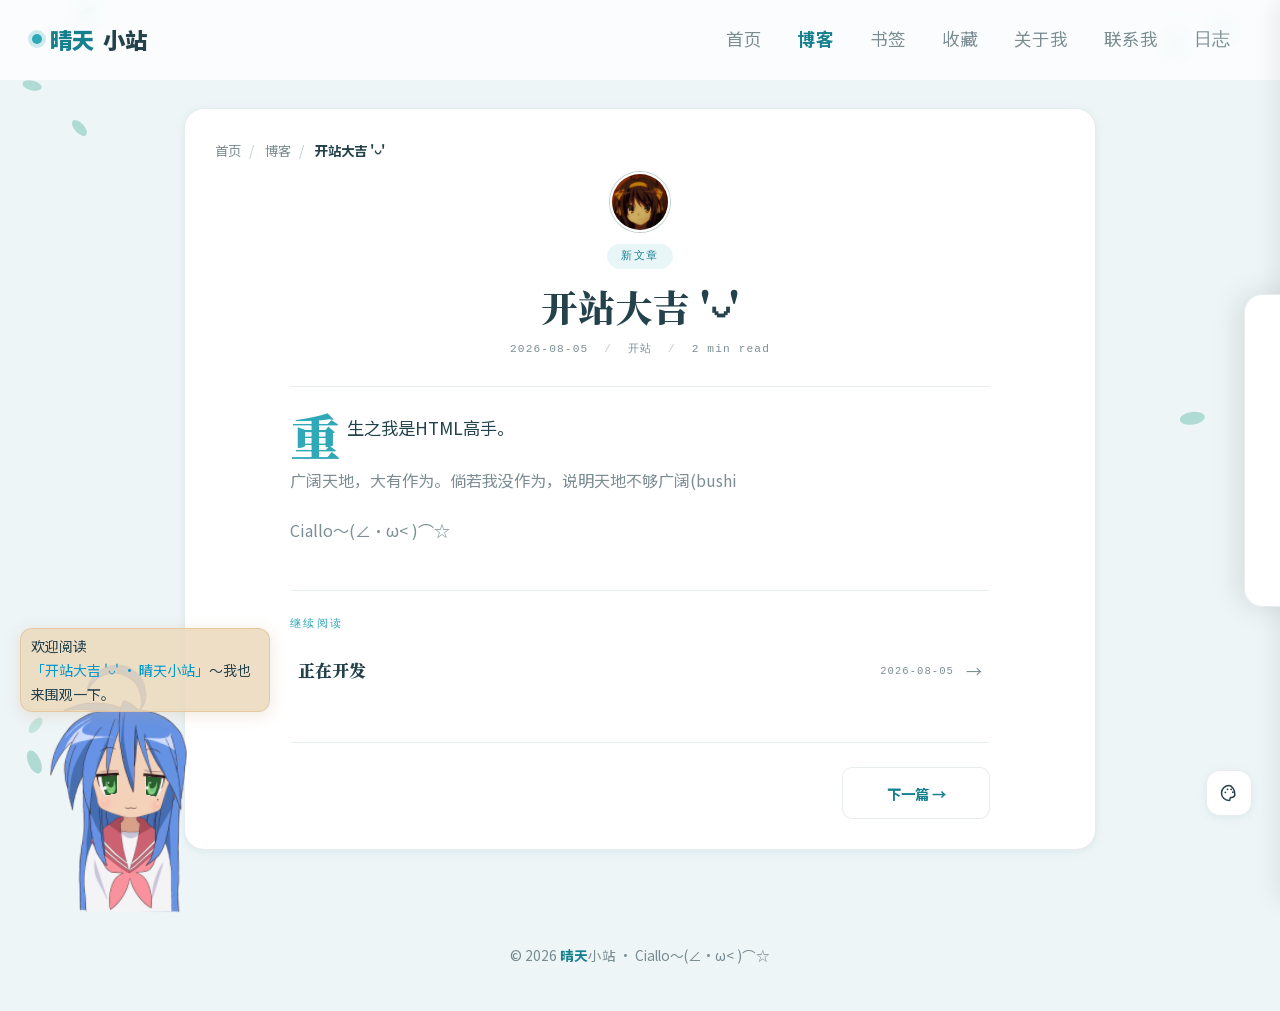
<file: post1.html>
<!DOCTYPE html>
<html lang="zh-CN">
<head>
  <meta charset="UTF-8">
  <meta http-equiv="X-Frame-Options" content="DENY">
  <meta http-equiv="X-Content-Type-Options" content="nosniff">
  <meta http-equiv="X-XSS-Protection" content="1; mode=block">
  <meta name="referrer" content="strict-origin-when-cross-origin">
  <meta name="robots" content="index, follow">
  <meta name="viewport" content="width=device-width, initial-scale=1.0">
  <script>try{var t=localStorage.getItem("site-theme")||((document.cookie.match(/(?:^|; )site-theme=([^;]*)/))||[])[1]||"";if(t)document.documentElement.setAttribute("data-theme",decodeURIComponent(t))}catch(e){}</script>
  <title>开站大吉 '◡' · 晴天小站</title>
  <link rel="icon" href="sun-avatar-sm.png" type="image/png">
  <link rel="stylesheet" href="css/theme.css?v=4">
  <link rel="stylesheet" href="css/music-player.css?v=4">
  <style data-page-css>

    .container { max-width: 960px; margin: 0 auto; padding: 28px 24px 60px; }
    .layout {
      display: grid;
      grid-template-columns: 1fr;
      gap: 26px;
      align-items: start;
    }
    .l-main { display: flex; flex-direction: column; gap: 24px; min-width: 0; }

    /* 文章头：居中竖排（标题为主角，头像作落款） */
    .post-head {
      text-align: center;
      display: flex;
      flex-direction: column;
      align-items: center;
      gap: 6px;
    }
    .post-head-main { min-width: 0; }
    .post-ava {
      width: 60px;
      height: 60px;
      border-radius: 50%;
      overflow: hidden;
      flex-shrink: 0;
      border: 2px solid var(--card);
      box-shadow: 0 0 0 1px var(--line-strong);
      /* 静态化: 无限光晕动画移除 */
      order: -1;
    }
    .post-ava img { width: 100%; height: 100%; object-fit: cover; display: block; }
    .post-tag {
      display: inline-block;
      font-family: var(--font-mono, 'JetBrains Mono', Consolas, monospace);
      font-size: .68rem;
      letter-spacing: .14em;
      color: var(--accent-ink);
      border: none;
      background: color-mix(in srgb, var(--accent) 10%, transparent);
      border-radius: 999px;
      padding: 3px 14px;
      margin-bottom: 14px;
    }
    .post-head h1 {
      font-family: var(--font-display);
      font-size: clamp(1.7rem, 4vw, 2.3rem);
      font-weight: 900;
      letter-spacing: .01em;
      line-height: 1.28;
      margin-bottom: 10px;
    }
    .post-meta { font-family: var(--font-mono, 'JetBrains Mono', Consolas, monospace); color: var(--muted); font-size: .7rem; letter-spacing: .1em; }
    .post-meta .sep { margin: 0 8px; color: var(--line-strong); }

    .post-body {
      font-size: 1rem;
      color: var(--muted);
      margin-top: 26px;
      padding-top: 24px;
      border-top: 1px solid var(--line);
      max-width: 700px;
      margin-left: auto;
      margin-right: auto;
      line-height: 2;
    }
    .post-body p { margin-bottom: 18px; }
    .post-body > p:first-of-type { font-size: 1.08rem; color: var(--text); }
    .post-body strong { color: var(--text); font-weight: 600; }
    .post-body a { color: var(--accent-ink); border-bottom: 1px solid var(--line-strong); }
    .post-body a:hover { border-bottom-color: var(--accent-ink); }

    /* 继续阅读：编辑式行 */
    .other { margin-top: 44px; padding-top: 24px; border-top: 1px solid var(--line); max-width: 700px; margin-left: auto; margin-right: auto; }
    .other-title { font-family: var(--font-mono, 'JetBrains Mono', Consolas, monospace); font-size: .66rem; font-weight: 400; letter-spacing: .22em; text-transform: uppercase; color: var(--accent); margin-bottom: 10px; }
    .other-list { display: flex; flex-direction: column; }
    .other-item {
      display: flex;
      align-items: center;
      gap: 12px;
      padding: 13px 8px;
      border-bottom: 1px solid var(--line);
      border-radius: 8px;
      transition: background .18s, padding-left .2s;
    }
    .other-item:last-child { border-bottom: none; }
    .other-item:hover { background: color-mix(in srgb, var(--accent) 6%, transparent); padding-left: 14px; }
    .other-item .o-name { font-family: var(--font-display); font-size: 1.05rem; font-weight: 800; flex: 1; }
    .other-item .o-date { font-family: var(--font-mono, 'JetBrains Mono', Consolas, monospace); font-size: .66rem; color: var(--muted); flex-shrink: 0; letter-spacing: .1em; }
    .other-item .o-arrow { color: var(--muted); flex-shrink: 0; transition: color .2s; }
    .other-item:hover .o-arrow { color: var(--accent-ink); }

    /* 上一篇 / 下一篇（3D 翻书翻面） */
    .post-nav {
      margin-top: 44px;
      padding-top: 24px;
      max-width: 700px;
      margin-left: auto;
      margin-right: auto;
      border-top: 1px solid var(--line);
      display: flex;
      justify-content: space-between;
      align-items: center;
      gap: 14px;
      font-size: .9rem;
      perspective: 1200px; /* 景深：让翻转有立体书页感 */
    }
    .post-nav a {
      position: relative;
      display: block;
      width: 148px;
      height: 52px;
      color: var(--accent-ink);
      font-weight: 600;
      transform-style: preserve-3d;
      transition: transform .6s cubic-bezier(.25,.6,.3,1);
    }
    .post-nav a .pg {
      position: absolute;
      inset: 0;
      display: flex;
      align-items: center;
      justify-content: center;
      padding: 0 14px;
      border-radius: 10px;
      border: 1px solid var(--line);
      background: var(--card);
      box-shadow: 0 1px 4px var(--shadow);
      backface-visibility: hidden;
      -webkit-backface-visibility: hidden;
      overflow: hidden;
      white-space: nowrap;
      font-size: .9rem;
    }
    .post-nav a .pg-front { color: var(--accent-ink); }
    .post-nav a .pg-back {
      transform: rotateY(180deg);
      color: var(--muted);
      font-size: .82rem;
      border-color: var(--line-strong);
      background: color-mix(in srgb, var(--card) 88%, var(--bg));
    }
    /* 翻书：悬停停留后整页翻过去，露出背面目标文章（JS 控制 .flip，防快速划动连转） */
    .post-nav a.flip { transform: rotateY(180deg); text-decoration: none; }
    /* 只有单个翻页按钮时（如"正在开发"置底、仅保留下一篇）靠右显示 */
    .post-nav a:only-child { margin-left: auto; }
    .post-nav .prev { color: var(--muted); font-weight: 400; }
    .post-nav .prev .pg-front { color: var(--muted); }
    .post-nav .prev:hover .pg-front { color: var(--text); }

    /* 侧栏作者卡 */
    .side-author { text-align: center; }
    .side-author .ava {
      width: 64px;
      height: 64px;
      margin: 0 auto 12px;
      border-radius: 50%;
      background: color-mix(in srgb, var(--accent) 16%, transparent);
      display: flex;
      align-items: center;
      justify-content: center;
      font-size: 1.9rem;
      border: 1px solid var(--line-strong);
    }
    .side-author h3 { font-family: var(--font-display); font-size: 1.05rem; font-weight: 800; margin-bottom: 6px; }
    .side-author p { color: var(--muted); font-size: .82rem; line-height: 1.7; }


    @media (max-width: 860px) {
      .layout { grid-template-columns: 1fr; }
      .l-side { position: static; }
    }
    @media (max-width: 640px) {
      .container { padding: 18px 14px 50px; }
      .card { padding: 22px; }
      .post-head { gap: 14px; }
      .post-ava { width: 56px; height: 56px; }
    }

  </style>
</head>
<body>
  <nav>
    <div class="inner">
      <a class="logo" href="index.html"><span>晴天</span>小站</a>
      <div class="right">
        <div class="menu">
          <a href="index.html">首页</a>
          <a href="blog.html" class="active">博客</a>
          <a href="bookmarks.html">书签</a>
          <a href="collection.html" class="coll-a">收藏</a>
          <a href="about.html">关于我</a>
          <a href="contact.html">联系我</a>
          <button class="cl-toggle" id="cl-toggle">日志</button>
        </div>
      </div>
    </div>
  </nav>

  <div class="container">
    <div class="layout">
      <div class="l-main">
        <article class="card reveal">
          <nav class="crumbs" aria-label="面包屑">
            <a href="index.html">首页</a><span class="sep">/</span>
            <a href="blog.html">博客</a><span class="sep">/</span>
            <span class="cur">开站大吉 '◡'</span>
          </nav>

          <header class="post-head">
            <div class="post-ava"><img src="sun-avatar.png" alt=""></div>
            <div class="post-head-main">
              <span class="post-tag">新文章</span>
              <h1 data-en="Post">开站大吉 '◡'</h1>
              <p class="post-meta">2026-08-05 <span class="sep">/</span> 开站 <span class="sep">/</span> 2 min read</p>
            </div>
          </header>

          <div class="post-body">
            <p>重生之我是HTML高手。</p><p>广阔天地，大有作为。倘若我没作为，说明天地不够广阔(bushi</p><p>Ciallo～(∠・ω&lt; )⌒☆</p>
          </div>

          <section class="other">
            <h3 class="other-title">继续阅读</h3>
            <div class="other-list">
              <a class="other-item" href="post3.html"><span class="o-name">正在开发</span><span class="o-date">2026-08-05</span><span class="o-arrow">→</span></a>
            </div>
          </section>

          <nav class="post-nav">
            <a href="post3.html">
              <span class="pg pg-front">下一篇 →</span>
              <span class="pg pg-back">正在开发</span>
            </a>
          </nav>
        </article>
      </div>
    </div>
  </div>

  <div class="cl-panel" id="cl-panel">
    <h3>站点日志</h3>
    <div id="cl-timeline"></div>
  </div>

  <div class="music-card collapsed" id="music-card">
    <button class="music-card-close" id="mc-close" aria-label="收起播放器" title="收起">&#10005;</button>
    <div class="mc-disc" id="mc-disc">
      <div class="mc-ring"></div>
      <div class="mc-center"><img src="sun-avatar-sm.png" alt=""></div>
    </div>
    <div class="mc-info">
      <div class="mc-name" id="mc-name">--</div>
      <div class="mc-artist" id="mc-artist">--</div>
    </div>
    <div class="mc-controls">
      <button class="mc-btn" id="mc-prev">&#9198;</button>
      <button class="mc-btn play" id="mc-play">&#9654;</button>
      <button class="mc-btn" id="mc-next">&#9197;</button>
      <button class="mc-btn mc-shuffle" id="mc-shuffle" title="随机换一首">&#8635;</button>
    </div>
    <div class="mc-progress" id="mc-progress"><div class="bar" id="mc-bar"></div></div>
    <div class="mc-time"><span id="mc-current">0:00</span><span id="mc-total">0:00</span></div>
    <div class="mc-volume">
      <span class="mc-vol-icon" id="mc-vol-icon">&#128266;</span>
      <input type="range" class="mc-vol-slider" id="mc-vol" min="0" max="100" value="80">
    </div>
  </div>

  <footer>© <span id="year"></span> <span class="brand">晴天</span>小站 · Ciallo～(∠・ω< )⌒☆</footer>

  <script src="js/common.js?v=4"></script>
  <script>
    // 上一篇/下一篇翻书：短停留才翻面，防快速划过时连续翻转
    document.querySelectorAll('.post-nav a').forEach((a) => {
      let t = null;
      a.addEventListener('mouseenter', () => {
        clearTimeout(t);
        t = setTimeout(() => a.classList.add('flip'), 120);
      });
      a.addEventListener('mouseleave', () => {
        clearTimeout(t);
        a.classList.remove('flip');
      });
    });
  </script>
  <!-- Live2D 看板娘 -->
  <script type="module" src="live2d/kandao.js"></script>
  <script src="js/music-player.js?v=4"></script>
  <script src="js/changelog.js?v=4"></script>
  <script src="js/scrollfx.js?v=4" defer></script>
  <script src="js/theme-switcher.js?v=4" defer></script>
  <script src="js/fallfx.js?v=4" defer></script>
  <script src="js/pjax.js?v=4"></script></body>
</html>
</file>
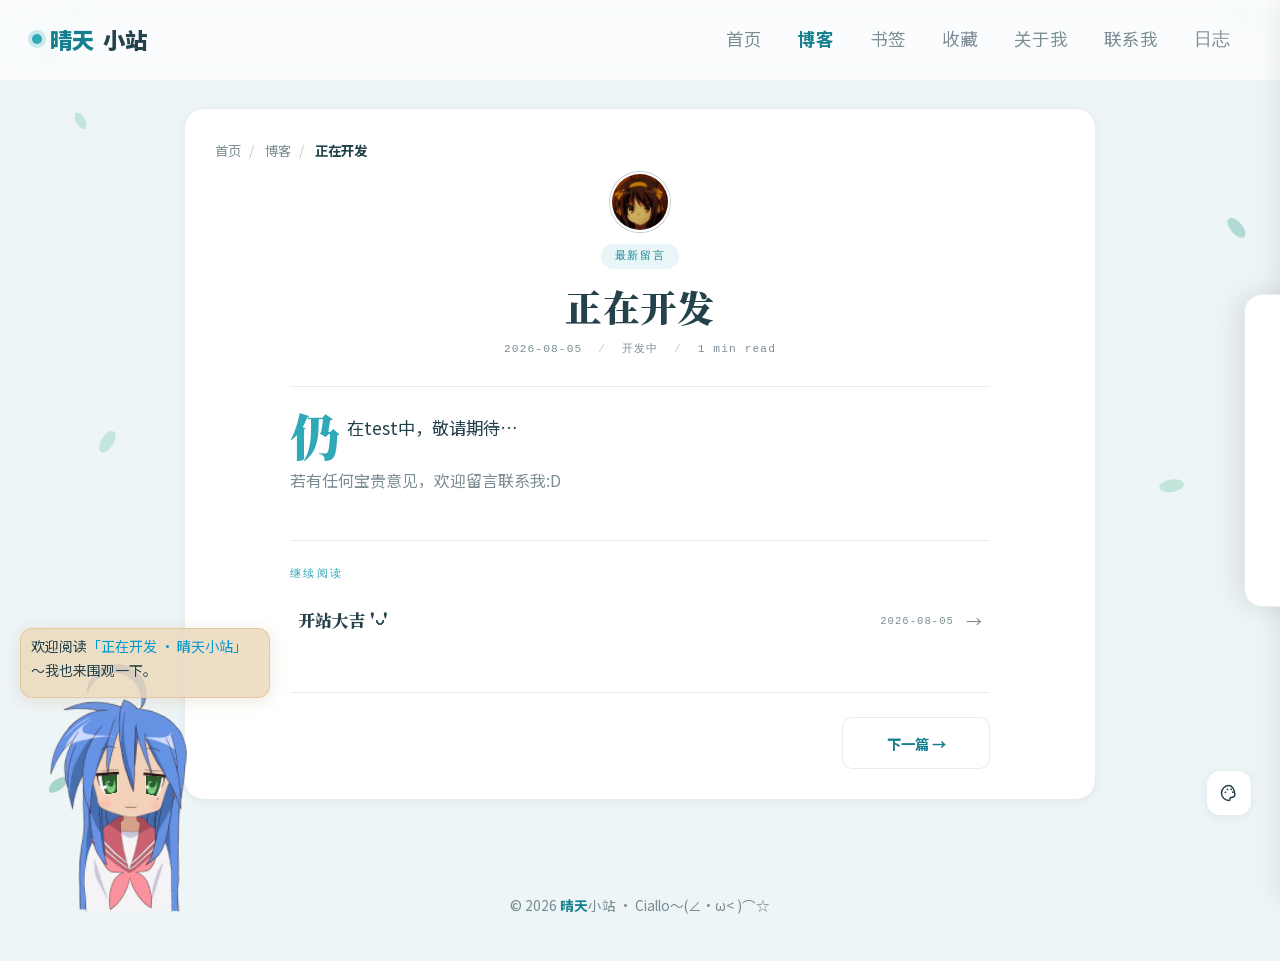
<file: post3.html>
<!DOCTYPE html>
<html lang="zh-CN">
<head>
  <meta charset="UTF-8">
  <meta http-equiv="X-Frame-Options" content="DENY">
  <meta http-equiv="X-Content-Type-Options" content="nosniff">
  <meta http-equiv="X-XSS-Protection" content="1; mode=block">
  <meta name="referrer" content="strict-origin-when-cross-origin">
  <meta name="robots" content="index, follow">
  <meta name="viewport" content="width=device-width, initial-scale=1.0">
  <script>try{var t=localStorage.getItem("site-theme")||((document.cookie.match(/(?:^|; )site-theme=([^;]*)/))||[])[1]||"";if(t)document.documentElement.setAttribute("data-theme",decodeURIComponent(t))}catch(e){}</script>
  <title>正在开发 · 晴天小站</title>
  <link rel="icon" href="sun-avatar-sm.png" type="image/png">
  <link rel="stylesheet" href="css/theme.css?v=4">
  <link rel="stylesheet" href="css/music-player.css?v=4">
  <style data-page-css>

    .container { max-width: 960px; margin: 0 auto; padding: 28px 24px 60px; }
    .layout {
      display: grid;
      grid-template-columns: 1fr;
      gap: 26px;
      align-items: start;
    }
    .l-main { display: flex; flex-direction: column; gap: 24px; min-width: 0; }

    /* 文章头：居中竖排（标题为主角，头像作落款） */
    .post-head {
      text-align: center;
      display: flex;
      flex-direction: column;
      align-items: center;
      gap: 6px;
    }
    .post-head-main { min-width: 0; }
    .post-ava {
      width: 60px;
      height: 60px;
      border-radius: 50%;
      overflow: hidden;
      flex-shrink: 0;
      border: 2px solid var(--card);
      box-shadow: 0 0 0 1px var(--line-strong);
      /* 静态化: 无限光晕动画移除 */
      order: -1;
    }
    .post-ava img { width: 100%; height: 100%; object-fit: cover; display: block; }
    .post-tag {
      display: inline-block;
      font-family: var(--font-mono, 'JetBrains Mono', Consolas, monospace);
      font-size: .68rem;
      letter-spacing: .14em;
      color: var(--accent-ink);
      border: none;
      background: color-mix(in srgb, var(--accent) 10%, transparent);
      border-radius: 999px;
      padding: 3px 14px;
      margin-bottom: 14px;
    }
    .post-head h1 {
      font-family: var(--font-display);
      font-size: clamp(1.7rem, 4vw, 2.3rem);
      font-weight: 900;
      letter-spacing: .01em;
      line-height: 1.28;
      margin-bottom: 10px;
    }
    .post-meta { font-family: var(--font-mono, 'JetBrains Mono', Consolas, monospace); color: var(--muted); font-size: .7rem; letter-spacing: .1em; }
    .post-meta .sep { margin: 0 8px; color: var(--line-strong); }

    .post-body {
      font-size: 1rem;
      color: var(--muted);
      margin-top: 26px;
      padding-top: 24px;
      border-top: 1px solid var(--line);
      max-width: 700px;
      margin-left: auto;
      margin-right: auto;
      line-height: 2;
    }
    .post-body > p:first-of-type { font-size: 1.08rem; color: var(--text); }
    .post-body p { margin-bottom: 18px; }
    .post-body strong { color: var(--text); font-weight: 600; }
    .post-body a { color: var(--accent-ink); border-bottom: 1px solid var(--line-strong); }
    .post-body a:hover { border-bottom-color: var(--accent-ink); }

    /* 继续阅读 */
    .other { margin-top: 44px; padding-top: 24px; border-top: 1px solid var(--line); max-width: 700px; margin-left: auto; margin-right: auto; }
    .other-title { font-family: var(--font-mono, 'JetBrains Mono', Consolas, monospace); font-size: .66rem; font-weight: 400; letter-spacing: .22em; text-transform: uppercase; color: var(--accent); margin-bottom: 10px; }
    .other-list { display: flex; flex-direction: column; }
    .other-item {
      display: flex;
      align-items: center;
      gap: 12px;
      padding: 13px 8px;
      border-bottom: 1px solid var(--line);
      border-radius: 8px;
      transition: background .18s, padding-left .2s;
    }
    .other-item:last-child { border-bottom: none; }
    .other-item:hover { background: color-mix(in srgb, var(--accent) 6%, transparent); padding-left: 14px; }
    .other-item .o-name { font-family: var(--font-display); font-size: 1.05rem; font-weight: 800; flex: 1; }
    .other-item .o-date { font-family: var(--font-mono, 'JetBrains Mono', Consolas, monospace); font-size: .66rem; color: var(--muted); flex-shrink: 0; letter-spacing: .1em; }
    .other-item .o-arrow { color: var(--muted); flex-shrink: 0; transition: color .2s; }
    .other-item:hover .o-arrow { color: var(--accent-ink); }

    /* 上一篇 / 下一篇（3D 翻书翻面） */
    .post-nav {
      margin-top: 44px;
      padding-top: 24px;
      max-width: 700px;
      margin-left: auto;
      margin-right: auto;
      border-top: 1px solid var(--line);
      display: flex;
      justify-content: space-between;
      align-items: center;
      gap: 14px;
      font-size: .9rem;
      perspective: 1200px; /* 景深：让翻转有立体书页感 */
    }
    .post-nav a {
      position: relative;
      display: block;
      width: 148px;
      height: 52px;
      color: var(--accent-ink);
      font-weight: 600;
      transform-style: preserve-3d;
      transition: transform .6s cubic-bezier(.25,.6,.3,1);
    }
    .post-nav a .pg {
      position: absolute;
      inset: 0;
      display: flex;
      align-items: center;
      justify-content: center;
      padding: 0 14px;
      border-radius: 10px;
      border: 1px solid var(--line);
      background: var(--card);
      box-shadow: 0 1px 4px var(--shadow);
      backface-visibility: hidden;
      -webkit-backface-visibility: hidden;
      overflow: hidden;
      white-space: nowrap;
      font-size: .9rem;
    }
    .post-nav a .pg-front { color: var(--accent-ink); }
    .post-nav a .pg-back {
      transform: rotateY(180deg);
      color: var(--muted);
      font-size: .82rem;
      border-color: var(--line-strong);
      background: color-mix(in srgb, var(--card) 88%, var(--bg));
    }
    /* 翻书：悬停停留后整页翻过去，露出背面目标文章（JS 控制 .flip，防快速划动连转） */
    .post-nav a.flip { transform: rotateY(180deg); text-decoration: none; }
    /* 只有单个翻页按钮时（如"正在开发"置底、仅保留下一篇）靠右显示 */
    .post-nav a:only-child { margin-left: auto; }
    .post-nav .prev { color: var(--muted); font-weight: 400; }
    .post-nav .prev .pg-front { color: var(--muted); }
    .post-nav .prev:hover .pg-front { color: var(--text); }

    /* 侧栏作者卡 */
    .side-author { text-align: center; }
    .side-author .ava {
      width: 64px;
      height: 64px;
      margin: 0 auto 12px;
      border-radius: 50%;
      background: color-mix(in srgb, var(--accent) 16%, transparent);
      display: flex;
      align-items: center;
      justify-content: center;
      font-size: 1.9rem;
      border: 1px solid var(--line-strong);
    }
    .side-author h3 { font-family: var(--font-display); font-size: 1.05rem; font-weight: 800; margin-bottom: 6px; }
    .side-author p { color: var(--muted); font-size: .82rem; line-height: 1.7; }


    @media (max-width: 860px) {
      .layout { grid-template-columns: 1fr; }
      .l-side { position: static; }
    }
    @media (max-width: 640px) {
      .container { padding: 18px 14px 50px; }
      .card { padding: 22px; }
      .post-head { gap: 14px; }
      .post-ava { width: 56px; height: 56px; }
    }

  </style>
</head>
<body>
  <nav>
    <div class="inner">
      <a class="logo" href="index.html"><span>晴天</span>小站</a>
      <div class="right">
        <div class="menu">
          <a href="index.html">首页</a>
          <a href="blog.html" class="active">博客</a>
          <a href="bookmarks.html">书签</a>
          <a href="collection.html" class="coll-a">收藏</a>
          <a href="about.html">关于我</a>
          <a href="contact.html">联系我</a>
          <button class="cl-toggle" id="cl-toggle">日志</button>
        </div>
      </div>
    </div>
  </nav>

  <div class="container">
    <div class="layout">
      <div class="l-main">
        <article class="card reveal">
          <nav class="crumbs" aria-label="面包屑">
            <a href="index.html">首页</a><span class="sep">/</span>
            <a href="blog.html">博客</a><span class="sep">/</span>
            <span class="cur">正在开发</span>
          </nav>

          <header class="post-head">
            <div class="post-ava"><img src="sun-avatar.png" alt=""></div>
            <div class="post-head-main">
              <span class="post-tag">最新留言</span>
              <h1 data-en="Post">正在开发</h1>
              <p class="post-meta">2026-08-05 <span class="sep">/</span> 开发中 <span class="sep">/</span> 1 min read</p>
            </div>
          </header>

          <div class="post-body">
            <p>仍在test中，敬请期待…</p><p>若有任何宝贵意见，欢迎留言联系我:D</p>
          </div>

          <section class="other">
            <h3 class="other-title">继续阅读</h3>
            <div class="other-list">
              <a class="other-item" href="post1.html"><span class="o-name">开站大吉 '◡'</span><span class="o-date">2026-08-05</span><span class="o-arrow">→</span></a>
            </div>
          </section>

          <nav class="post-nav">
            <a href="post1.html">
              <span class="pg pg-front">下一篇 →</span>
              <span class="pg pg-back">开站大吉 '◡'</span>
            </a>
          </nav>
        </article>
      </div>

    </div>
  </div>

  <div class="cl-panel" id="cl-panel">
    <h3>站点日志</h3>
    <div id="cl-timeline"></div>
  </div>

  <div class="music-card collapsed" id="music-card">
    <button class="music-card-close" id="mc-close" aria-label="收起播放器" title="收起">&#10005;</button>
    <div class="mc-disc" id="mc-disc">
      <div class="mc-ring"></div>
      <div class="mc-center"><img src="sun-avatar-sm.png" alt=""></div>
    </div>
    <div class="mc-info">
      <div class="mc-name" id="mc-name">--</div>
      <div class="mc-artist" id="mc-artist">--</div>
    </div>
    <div class="mc-controls">
      <button class="mc-btn" id="mc-prev">&#9198;</button>
      <button class="mc-btn play" id="mc-play">&#9654;</button>
      <button class="mc-btn" id="mc-next">&#9197;</button>
      <button class="mc-btn mc-shuffle" id="mc-shuffle" title="随机换一首">&#8635;</button>
    </div>
    <div class="mc-progress" id="mc-progress"><div class="bar" id="mc-bar"></div></div>
    <div class="mc-time"><span id="mc-current">0:00</span><span id="mc-total">0:00</span></div>
    <div class="mc-volume">
      <span class="mc-vol-icon" id="mc-vol-icon">&#128266;</span>
      <input type="range" class="mc-vol-slider" id="mc-vol" min="0" max="100" value="80">
    </div>
  </div>

  <footer>© <span id="year"></span> <span class="brand">晴天</span>小站 · Ciallo～(∠・ω< )⌒☆</footer>

  <script src="js/common.js?v=4"></script>
  <script>
    // 上一篇/下一篇翻书：短停留才翻面，防快速划过时连续翻转
    document.querySelectorAll('.post-nav a').forEach((a) => {
      let t = null;
      a.addEventListener('mouseenter', () => {
        clearTimeout(t);
        t = setTimeout(() => a.classList.add('flip'), 120);
      });
      a.addEventListener('mouseleave', () => {
        clearTimeout(t);
        a.classList.remove('flip');
      });
    });
  </script>
  <!-- Live2D 看板娘 -->
  <script type="module" src="live2d/kandao.js"></script>
  <script src="js/music-player.js?v=4"></script>
  <script src="js/changelog.js?v=4"></script>
  <script src="js/scrollfx.js?v=4" defer></script>
  <script src="js/theme-switcher.js?v=4" defer></script>
  <script src="js/fallfx.js?v=4" defer></script>
  <script src="js/pjax.js?v=4"></script></body>
</html>
</file>
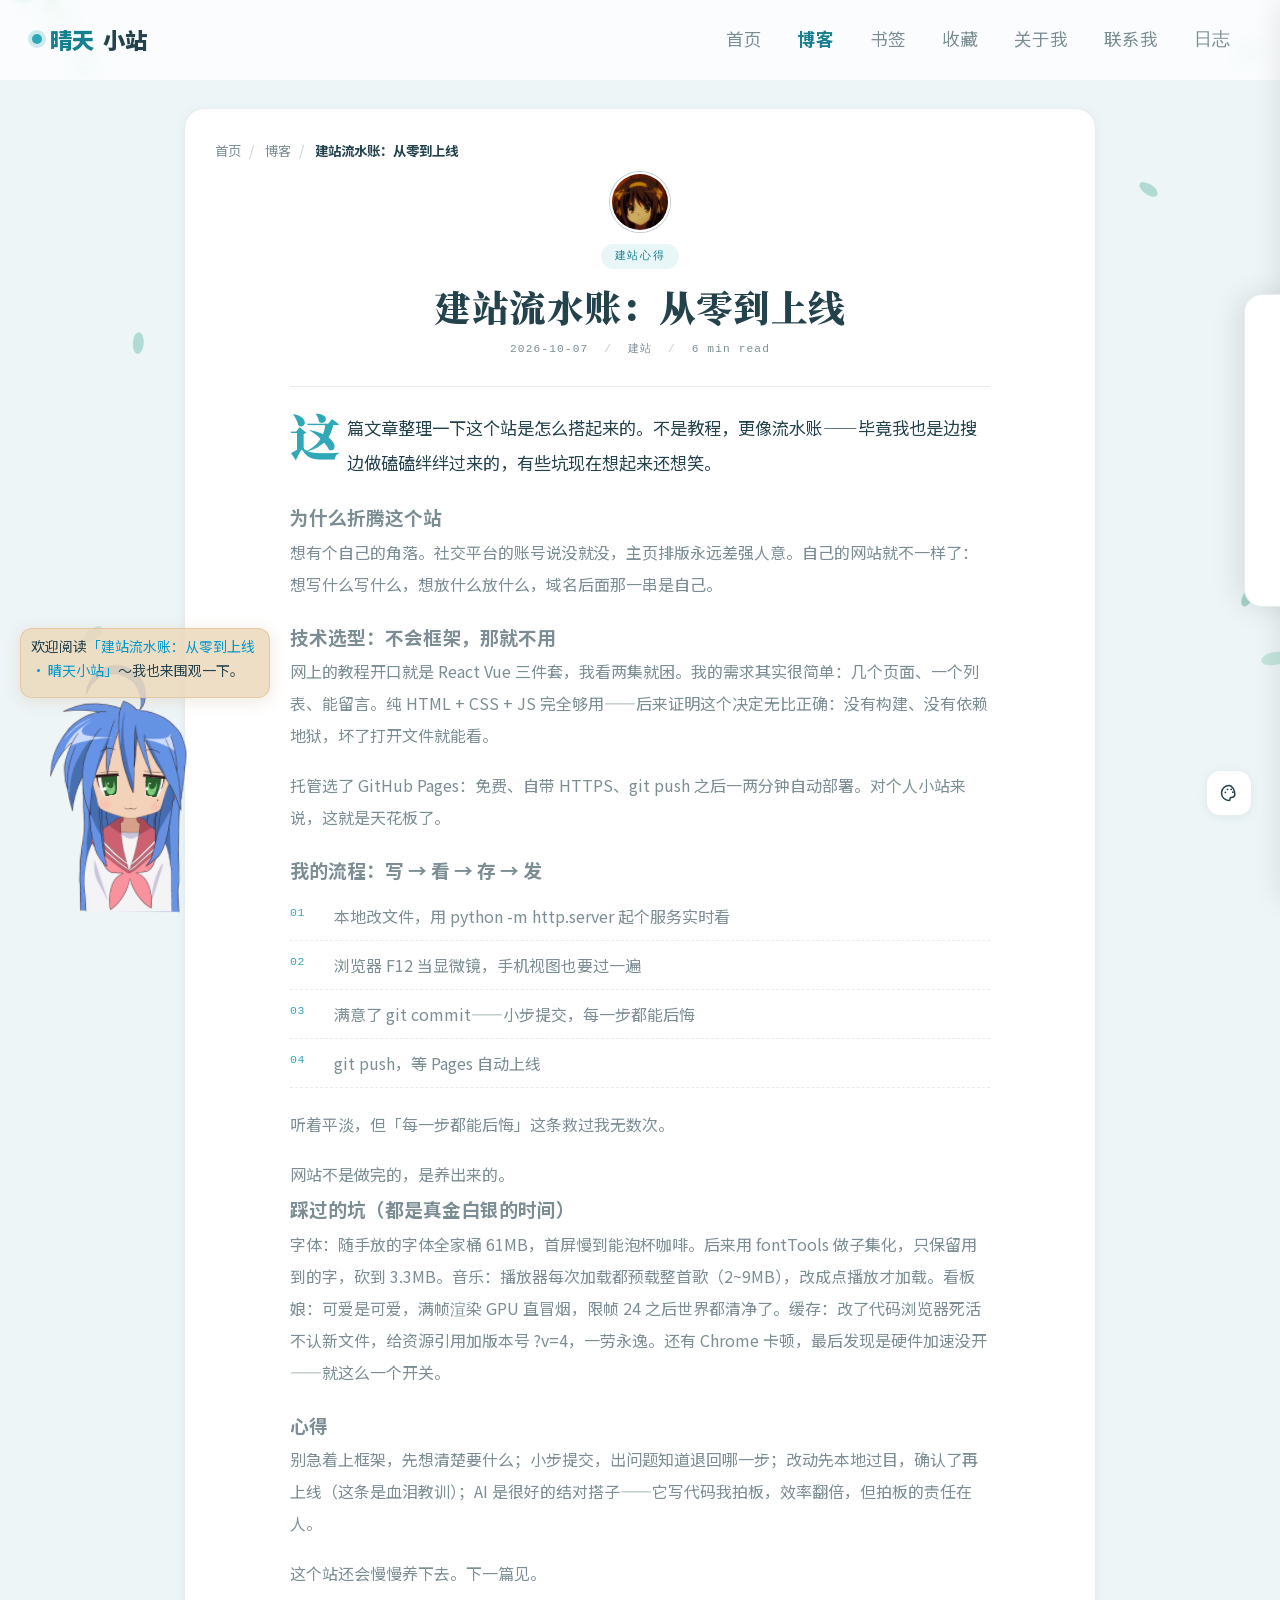
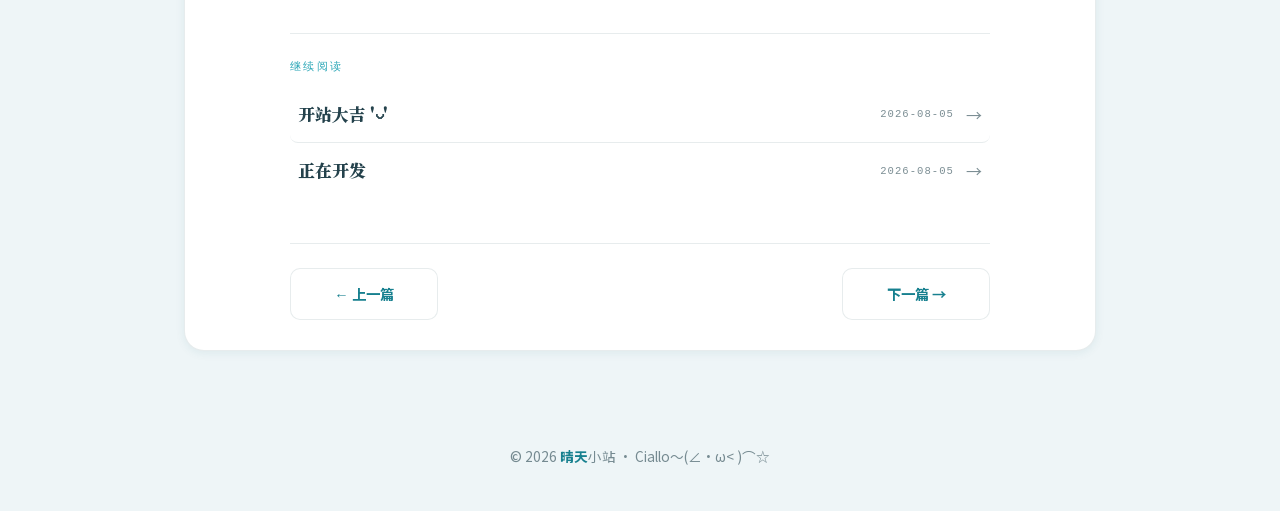
<file: post4.html>
<!DOCTYPE html>
<html lang="zh-CN">
<head>
  <meta charset="UTF-8">
  <meta http-equiv="X-Frame-Options" content="DENY">
  <meta http-equiv="X-Content-Type-Options" content="nosniff">
  <meta http-equiv="X-XSS-Protection" content="1; mode=block">
  <meta name="referrer" content="strict-origin-when-cross-origin">
  <meta name="robots" content="index, follow">
  <meta name="viewport" content="width=device-width, initial-scale=1.0">
  <script>try{var t=localStorage.getItem("site-theme")||((document.cookie.match(/(?:^|; )site-theme=([^;]*)/))||[])[1]||"";if(t)document.documentElement.setAttribute("data-theme",decodeURIComponent(t))}catch(e){}</script>
  <title>建站流水账：从零到上线 · 晴天小站</title>
  <link rel="icon" href="sun-avatar-sm.png" type="image/png">
  <link rel="stylesheet" href="css/theme.css?v=4">
  <link rel="stylesheet" href="css/music-player.css?v=4">
  <style data-page-css>

    .container { max-width: 960px; margin: 0 auto; padding: 28px 24px 60px; }
    .layout {
      display: grid;
      grid-template-columns: 1fr;
      gap: 26px;
      align-items: start;
    }
    .l-main { display: flex; flex-direction: column; gap: 24px; min-width: 0; }

    /* 文章头：居中竖排（标题为主角，头像作落款） */
    .post-head {
      text-align: center;
      display: flex;
      flex-direction: column;
      align-items: center;
      gap: 6px;
    }
    .post-head-main { min-width: 0; }
    .post-ava {
      width: 60px;
      height: 60px;
      border-radius: 50%;
      overflow: hidden;
      flex-shrink: 0;
      border: 2px solid var(--card);
      box-shadow: 0 0 0 1px var(--line-strong);
      /* 静态化: 无限光晕动画移除 */
      order: -1;
    }
    .post-ava img { width: 100%; height: 100%; object-fit: cover; display: block; }
    .post-tag {
      display: inline-block;
      font-family: var(--font-mono, 'JetBrains Mono', Consolas, monospace);
      font-size: .68rem;
      letter-spacing: .14em;
      color: var(--accent-ink);
      border: none;
      background: color-mix(in srgb, var(--accent) 10%, transparent);
      border-radius: 999px;
      padding: 3px 14px;
      margin-bottom: 14px;
    }
    .post-head h1 {
      font-family: var(--font-display);
      font-size: clamp(1.7rem, 4vw, 2.3rem);
      font-weight: 900;
      letter-spacing: .01em;
      line-height: 1.28;
      margin-bottom: 10px;
    }
    .post-meta { font-family: var(--font-mono, 'JetBrains Mono', Consolas, monospace); color: var(--muted); font-size: .7rem; letter-spacing: .1em; }
    .post-meta .sep { margin: 0 8px; color: var(--line-strong); }

    .post-body {
      font-size: 1rem;
      color: var(--muted);
      margin-top: 26px;
      padding-top: 24px;
      border-top: 1px solid var(--line);
      max-width: 700px;
      margin-left: auto;
      margin-right: auto;
      line-height: 2;
    }
    .post-body p { margin-bottom: 18px; }
    .post-body ol.flow { list-style: none; counter-reset: step; margin: 4px 0 20px; padding: 0; }
    .post-body ol.flow li {
      counter-increment: step; position: relative;
      padding: 8px 0 8px 44px; border-bottom: 1px dashed var(--line);
      color: var(--muted);
    }
    .post-body ol.flow li::before {
      content: "0" counter(step);
      position: absolute; left: 0; top: 9px;
      font-family: var(--font-mono, monospace); font-size: .72rem;
      color: var(--accent); letter-spacing: .05em;
    }
    .post-body > p:first-of-type { font-size: 1.08rem; color: var(--text); }
    .post-body strong { color: var(--text); font-weight: 600; }
    .post-body a { color: var(--accent-ink); border-bottom: 1px solid var(--line-strong); }
    .post-body a:hover { border-bottom-color: var(--accent-ink); }

    /* 继续阅读：编辑式行 */
    .other { margin-top: 44px; padding-top: 24px; border-top: 1px solid var(--line); max-width: 700px; margin-left: auto; margin-right: auto; }
    .other-title { font-family: var(--font-mono, 'JetBrains Mono', Consolas, monospace); font-size: .66rem; font-weight: 400; letter-spacing: .22em; text-transform: uppercase; color: var(--accent); margin-bottom: 10px; }
    .other-list { display: flex; flex-direction: column; }
    .other-item {
      display: flex;
      align-items: center;
      gap: 12px;
      padding: 13px 8px;
      border-bottom: 1px solid var(--line);
      border-radius: 8px;
      transition: background .18s, padding-left .2s;
    }
    .other-item:last-child { border-bottom: none; }
    .other-item:hover { background: color-mix(in srgb, var(--accent) 6%, transparent); padding-left: 14px; }
    .other-item .o-name { font-family: var(--font-display); font-size: 1.05rem; font-weight: 800; flex: 1; }
    .other-item .o-date { font-family: var(--font-mono, 'JetBrains Mono', Consolas, monospace); font-size: .66rem; color: var(--muted); flex-shrink: 0; letter-spacing: .1em; }
    .other-item .o-arrow { color: var(--muted); flex-shrink: 0; transition: color .2s; }
    .other-item:hover .o-arrow { color: var(--accent-ink); }

    /* 上一篇 / 下一篇（3D 翻书翻面） */
    .post-nav {
      margin-top: 44px;
      padding-top: 24px;
      max-width: 700px;
      margin-left: auto;
      margin-right: auto;
      border-top: 1px solid var(--line);
      display: flex;
      justify-content: space-between;
      align-items: center;
      gap: 14px;
      font-size: .9rem;
      perspective: 1200px; /* 景深：让翻转有立体书页感 */
    }
    .post-nav a {
      position: relative;
      display: block;
      width: 148px;
      height: 52px;
      color: var(--accent-ink);
      font-weight: 600;
      transform-style: preserve-3d;
      transition: transform .6s cubic-bezier(.25,.6,.3,1);
    }
    .post-nav a .pg {
      position: absolute;
      inset: 0;
      display: flex;
      align-items: center;
      justify-content: center;
      padding: 0 14px;
      border-radius: 10px;
      border: 1px solid var(--line);
      background: var(--card);
      box-shadow: 0 1px 4px var(--shadow);
      backface-visibility: hidden;
      -webkit-backface-visibility: hidden;
      overflow: hidden;
      white-space: nowrap;
      font-size: .9rem;
    }
    .post-nav a .pg-front { color: var(--accent-ink); }
    .post-nav a .pg-back {
      transform: rotateY(180deg);
      color: var(--muted);
      font-size: .82rem;
      border-color: var(--line-strong);
      background: color-mix(in srgb, var(--card) 88%, var(--bg));
    }
    /* 翻书：悬停停留后整页翻过去，露出背面目标文章（JS 控制 .flip，防快速划动连转） */
    .post-nav a.flip { transform: rotateY(180deg); text-decoration: none; }
    /* 只有单个翻页按钮时（如"正在开发"置底、仅保留下一篇）靠右显示 */
    .post-nav a:only-child { margin-left: auto; }
    .post-nav .prev { color: var(--muted); font-weight: 400; }
    .post-nav .prev .pg-front { color: var(--muted); }
    .post-nav .prev:hover .pg-front { color: var(--text); }

    /* 侧栏作者卡 */
    .side-author { text-align: center; }
    .side-author .ava {
      width: 64px;
      height: 64px;
      margin: 0 auto 12px;
      border-radius: 50%;
      background: color-mix(in srgb, var(--accent) 16%, transparent);
      display: flex;
      align-items: center;
      justify-content: center;
      font-size: 1.9rem;
      border: 1px solid var(--line-strong);
    }
    .side-author h3 { font-family: var(--font-display); font-size: 1.05rem; font-weight: 800; margin-bottom: 6px; }
    .side-author p { color: var(--muted); font-size: .82rem; line-height: 1.7; }


    @media (max-width: 860px) {
      .layout { grid-template-columns: 1fr; }
      .l-side { position: static; }
    }
    @media (max-width: 640px) {
      .container { padding: 18px 14px 50px; }
      .card { padding: 22px; }
      .post-head { gap: 14px; }
      .post-ava { width: 56px; height: 56px; }
    }

  </style>
</head>
<body>
  <nav>
    <div class="inner">
      <a class="logo" href="index.html"><span>晴天</span>小站</a>
      <div class="right">
        <div class="menu">
          <a href="index.html">首页</a>
          <a href="blog.html" class="active">博客</a>
          <a href="bookmarks.html">书签</a>
          <a href="collection.html" class="coll-a">收藏</a>
          <a href="about.html">关于我</a>
          <a href="contact.html">联系我</a>
          <button class="cl-toggle" id="cl-toggle">日志</button>
        </div>
      </div>
    </div>
  </nav>

  <div class="container">
    <div class="layout">
      <div class="l-main">
        <article class="card reveal">
          <nav class="crumbs" aria-label="面包屑">
            <a href="index.html">首页</a><span class="sep">/</span>
            <a href="blog.html">博客</a><span class="sep">/</span>
            <span class="cur">建站流水账：从零到上线</span>
          </nav>

          <header class="post-head">
            <div class="post-ava"><img src="sun-avatar.png" alt=""></div>
            <div class="post-head-main">
              <span class="post-tag">建站心得</span>
              <h1 data-en="Post">建站流水账：从零到上线</h1>
              <p class="post-meta">2026-10-07 <span class="sep">/</span> 建站 <span class="sep">/</span> 6 min read</p>
            </div>
          </header>

          <div class="post-body">
            <p class="lead">这篇文章整理一下这个站是怎么搭起来的。不是教程，更像流水账——毕竟我也是边搜边做磕磕绊绊过来的，有些坑现在想起来还想笑。</p>
            <h3>为什么折腾这个站</h3>
            <p>想有个自己的角落。社交平台的账号说没就没，主页排版永远差强人意。自己的网站就不一样了：想写什么写什么，想放什么放什么，域名后面那一串是自己。</p>
            <h3>技术选型：不会框架，那就不用</h3>
            <p>网上的教程开口就是 React Vue 三件套，我看两集就困。我的需求其实很简单：几个页面、一个列表、能留言。纯 HTML + CSS + JS 完全够用——后来证明这个决定无比正确：没有构建、没有依赖地狱，坏了打开文件就能看。</p>
            <p>托管选了 GitHub Pages：免费、自带 HTTPS、git push 之后一两分钟自动部署。对个人小站来说，这就是天花板了。</p>
            <h3>我的流程：写 → 看 → 存 → 发</h3>
            <ol class="flow">
              <li>本地改文件，用 python -m http.server 起个服务实时看</li>
              <li>浏览器 F12 当显微镜，手机视图也要过一遍</li>
              <li>满意了 git commit——小步提交，每一步都能后悔</li>
              <li>git push，等 Pages 自动上线</li>
            </ol>
            <p>听着平淡，但「每一步都能后悔」这条救过我无数次。</p>
            <blockquote>网站不是做完的，是养出来的。</blockquote>
            <h3>踩过的坑（都是真金白银的时间）</h3>
            <p>字体：随手放的字体全家桶 61MB，首屏慢到能泡杯咖啡。后来用 fontTools 做子集化，只保留用到的字，砍到 3.3MB。音乐：播放器每次加载都预载整首歌（2~9MB），改成点播放才加载。看板娘：可爱是可爱，满帧渲染 GPU 直冒烟，限帧 24 之后世界都清净了。缓存：改了代码浏览器死活不认新文件，给资源引用加版本号 ?v=4，一劳永逸。还有 Chrome 卡顿，最后发现是硬件加速没开——就这么一个开关。</p>
            <h3>心得</h3>
            <p>别急着上框架，先想清楚要什么；小步提交，出问题知道退回哪一步；改动先本地过目，确认了再上线（这条是血泪教训）；AI 是很好的结对搭子——它写代码我拍板，效率翻倍，但拍板的责任在人。</p>
            <p>这个站还会慢慢养下去。下一篇见。</p>
          </div>

          <section class="other">
            <h3 class="other-title">继续阅读</h3>
            <div class="other-list">
              <a class="other-item" href="post1.html"><span class="o-name">开站大吉 '◡'</span><span class="o-date">2026-08-05</span><span class="o-arrow">→</span></a>
              <a class="other-item" href="post3.html"><span class="o-name">正在开发</span><span class="o-date">2026-08-05</span><span class="o-arrow">→</span></a>
            </div>
          </section>

          <nav class="post-nav">
            <a href="post1.html">
              <span class="pg pg-front">← 上一篇</span>
              <span class="pg pg-back">开站大吉</span>
            </a>
            <a href="post3.html">
              <span class="pg pg-front">下一篇 →</span>
              <span class="pg pg-back">正在开发</span>
            </a>
          </nav>
        </article>
      </div>
    </div>
  </div>

  <div class="cl-panel" id="cl-panel">
    <h3>站点日志</h3>
    <div id="cl-timeline"></div>
  </div>

  <div class="music-card collapsed" id="music-card">
    <button class="music-card-close" id="mc-close" aria-label="收起播放器" title="收起">&#10005;</button>
    <div class="mc-disc" id="mc-disc">
      <div class="mc-ring"></div>
      <div class="mc-center"><img src="sun-avatar-sm.png" alt=""></div>
    </div>
    <div class="mc-info">
      <div class="mc-name" id="mc-name">--</div>
      <div class="mc-artist" id="mc-artist">--</div>
    </div>
    <div class="mc-controls">
      <button class="mc-btn" id="mc-prev">&#9198;</button>
      <button class="mc-btn play" id="mc-play">&#9654;</button>
      <button class="mc-btn" id="mc-next">&#9197;</button>
      <button class="mc-btn mc-shuffle" id="mc-shuffle" title="随机换一首">&#8635;</button>
    </div>
    <div class="mc-progress" id="mc-progress"><div class="bar" id="mc-bar"></div></div>
    <div class="mc-time"><span id="mc-current">0:00</span><span id="mc-total">0:00</span></div>
    <div class="mc-volume">
      <span class="mc-vol-icon" id="mc-vol-icon">&#128266;</span>
      <input type="range" class="mc-vol-slider" id="mc-vol" min="0" max="100" value="80">
    </div>
  </div>

  <footer>© <span id="year"></span> <span class="brand">晴天</span>小站 · Ciallo～(∠・ω< )⌒☆</footer>

  <script src="js/common.js?v=4"></script>
  <script>
    // 上一篇/下一篇翻书：短停留才翻面，防快速划过时连续翻转
    document.querySelectorAll('.post-nav a').forEach((a) => {
      let t = null;
      a.addEventListener('mouseenter', () => {
        clearTimeout(t);
        t = setTimeout(() => a.classList.add('flip'), 120);
      });
      a.addEventListener('mouseleave', () => {
        clearTimeout(t);
        a.classList.remove('flip');
      });
    });
  </script>
  <!-- Live2D 看板娘 -->
  <script type="module" src="live2d/kandao.js"></script>
  <script src="js/music-player.js?v=4"></script>
  <script src="js/changelog.js?v=4"></script>
  <script src="js/scrollfx.js?v=4" defer></script>
  <script src="js/theme-switcher.js?v=4" defer></script>
  <script src="js/fallfx.js?v=4" defer></script>
  <script src="js/pjax.js?v=4"></script></body>
</html>
</file>
<file: css/theme.css>
/* ============================================================
   晴天小站 · 公共主题「晴空·青屿」 v2
   —— 唯一样式源：基础 / 组件 / 色板 / 切换器 / 移动端
   融合 YYsuni（白色大圆角卡片 / 清新渐变 / 柔和动效）
   与 Z次元（现代无衬线排版 / 强调色聚焦 / 滚动联动）
   页面专属样式（hero / 文章卡 / 书签网格 / 表单）留在各页 <style>
   ============================================================ */

/* ---------- 字体（本地开源） ---------- */
@font-face {
  font-family: 'LXGW WenKai';
  font-style: normal;
  font-weight: 400;
  font-display: swap;
  src: url('../fonts/web/LXGWWenKai-Regular.woff2') format('woff2');
}
@font-face {
  font-family: 'LXGW WenKai';
  font-style: normal;
  font-weight: 500;
  font-display: swap;
  src: url('../fonts/web/LXGWWenKai-Medium.woff2') format('woff2');
}
@font-face {
  font-family: 'Noto Sans SC';
  font-style: normal;
  font-weight: 400;
  font-display: swap;
  src: url('../fonts/web/NotoSansSC-Regular.woff2') format('woff2');
}
@font-face {
  font-family: 'Noto Sans SC';
  font-style: normal;
  font-weight: 700;
  font-display: swap;
  src: url('../fonts/web/NotoSansSC-Bold.woff2') format('woff2');
}
@font-face {
  font-family: 'Noto Sans SC';
  font-style: normal;
  font-weight: 900;
  font-display: swap;
  src: url('../fonts/web/NotoSansSC-Black.woff2') format('woff2');
}
@font-face {
  font-family: 'Noto Serif SC';
  font-style: normal;
  font-weight: 700;
  font-display: swap;
  src: url('../fonts/web/NotoSerifSC-Bold.woff2') format('woff2');
}
@font-face {
  font-family: 'Noto Serif SC';
  font-style: normal;
  font-weight: 900;
  font-display: swap;
  src: url('../fonts/web/NotoSerifSC-Black.woff2') format('woff2');
}

/* ---------- 英文展示字体：Fraunces（OFL 开源，可变字重 600-900，拉丁子集 67KB） ---------- */
@font-face {
  font-family: 'Fraunces';
  font-style: normal;
  font-weight: 600 900;
  font-display: swap;
  src: url('../fonts/web/Fraunces-var.woff2') format('woff2');
}

/* ---------- 英文花体：Great Vibes（OFL 开源，大标题专用，配描边加粗） ---------- */
@font-face {
  font-family: 'Great Vibes';
  font-style: normal;
  font-weight: 400;
  font-display: swap;
  src: url('../fonts/web/GreatVibes.woff2') format('woff2');
}

/* ---------- 英文花体小标：Allura（OFL 开源） ---------- */
@font-face {
  font-family: 'Allura';
  font-style: normal;
  font-weight: 400;
  font-display: swap;
  src: url('../fonts/web/Allura.woff2') format('woff2');
}

/* ---------- 令牌 ---------- */
:root {
  --accent: #2fa8b8;
  --accent-ink: #17808f;
  --accent-2: #58b990;
  --bg: #eef5f7;
  --bg-grad: linear-gradient(160deg, #e6f3fb 0%, #e9f7f3 55%, #f0faf6 100%);
  --card: #ffffff;
  --line: rgba(23, 74, 84, .10);
  --line-strong: rgba(23, 74, 84, .28);
  --text: #24424c;
  --muted: rgba(36, 66, 76, .60);
  --shadow: 0 2px 10px rgba(23, 108, 120, .08);
  --shadow-sm: 0 2px 10px rgba(23, 108, 120, .08);
  --shadow-md: 0 8px 28px rgba(23, 108, 120, .13);
  --radius: 20px;
  /* 导航栏实际高度：common.js 启动/切页/resize 时量出来写回，页内 sticky 元素靠它对齐 */
  --nav-h: 72px;
  --nav-bg: rgba(255, 255, 255, .72);
  --panel-bg: rgba(255, 255, 255, .80);
  --blob1: #bfe6f5;
  --blob2: #c8f0e2;
  color-scheme: light;

  /* 字体分层：宋体标题有力量，文楷手写有温度，黑体正文清晰可读 */
  --font-body: "Noto Sans SC", -apple-system, "PingFang SC", "Microsoft YaHei", sans-serif;
  --font-display: "Noto Serif SC", "LXGW WenKai", "KaiTi", serif;
  --font-hand: "LXGW WenKai", "KaiTi", "STKaiti", serif;
  --font-num: "Noto Sans SC", "Cormorant Garamond", Georgia, serif;
  --font-en: 'Allura', 'Segoe Script', cursive;   /* 英文点缀: Allura 花体 */
}

/* ---------- 色板（data-theme 切换，theme-switcher.js） ---------- */
[data-theme="peach"] {
  --accent: #f08e5f; --accent-ink: #cf5f2e; --accent-2: #f3b56b;
  --bg: #fdf3ec;
  --bg-grad: linear-gradient(160deg, #fdf1e7 0%, #fbf4e0 55%, #fef9f0 100%);
  --card: #fffdfb; --text: #4a3527; --muted: rgba(74, 53, 39, .62);
  --line: rgba(120, 72, 40, .12); --line-strong: rgba(120, 72, 40, .32);
  --nav-bg: rgba(255, 252, 248, .75); --panel-bg: rgba(255, 252, 248, .85);
  --blob1: #f9dcc7; --blob2: #fae8cd;
  --shadow-sm: 0 2px 10px rgba(150, 90, 50, .10); --shadow-md: 0 8px 28px rgba(150, 90, 50, .16);
}
[data-theme="lavender"] {
  --accent: #8f7fd0; --accent-ink: #6a5aa8; --accent-2: #b18fd8;
  --bg: #f3f1fa;
  --bg-grad: linear-gradient(160deg, #efedfa 0%, #f2effa 55%, #f7f3fc 100%);
  --card: #ffffff; --text: #37324c; --muted: rgba(55, 50, 76, .60);
  --line: rgba(80, 66, 130, .12); --line-strong: rgba(80, 66, 130, .30);
  --nav-bg: rgba(253, 252, 255, .75); --panel-bg: rgba(253, 252, 255, .85);
  --blob1: #ddd6f3; --blob2: #e6def7;
  --shadow-sm: 0 2px 10px rgba(90, 74, 150, .10); --shadow-md: 0 8px 28px rgba(90, 74, 150, .16);
}
[data-theme="sakura"] {
  --accent: #e58aa3; --accent-ink: #c95e80; --accent-2: #f0a8bd;
  --bg: #fdf1f4;
  --bg-grad: linear-gradient(160deg, #fdeef2 0%, #fceff5 55%, #fef6f8 100%);
  --card: #fffdfe; --text: #4c333b; --muted: rgba(76, 51, 59, .60);
  --line: rgba(140, 66, 92, .12); --line-strong: rgba(140, 66, 92, .30);
  --nav-bg: rgba(255, 252, 253, .75); --panel-bg: rgba(255, 252, 253, .85);
  --blob1: #f8d8e1; --blob2: #fadfe6;
  --shadow-sm: 0 2px 10px rgba(160, 80, 105, .10); --shadow-md: 0 8px 28px rgba(160, 80, 105, .16);
}
[data-theme="forest"] {
  --accent: #5aa06f; --accent-ink: #3e7a52; --accent-2: #7fbf8e;
  --bg: #eff5ef;
  --bg-grad: linear-gradient(160deg, #ecf4ec 0%, #eef6ef 55%, #f3faf3 100%);
  --card: #ffffff; --text: #2e4234; --muted: rgba(46, 66, 52, .60);
  --line: rgba(46, 90, 60, .12); --line-strong: rgba(46, 90, 60, .30);
  --nav-bg: rgba(252, 255, 252, .75); --panel-bg: rgba(252, 255, 252, .85);
  --blob1: #d3e8d5; --blob2: #dcefe0;
  --shadow-sm: 0 2px 10px rgba(50, 100, 65, .10); --shadow-md: 0 8px 28px rgba(50, 100, 65, .16);
}
[data-theme="midnight"] {
  color-scheme: dark;
  --accent: #4db6c9; --accent-ink: #7ccfe0; --accent-2: #5a9e8f;
  --bg: #101823;
  --bg-grad: linear-gradient(160deg, #0f1722 0%, #142430 55%, #0f1f1c 100%);
  --card: #1b2833; --text: #dbe7ee; --muted: rgba(219, 231, 238, .58);
  --line: rgba(140, 180, 200, .14); --line-strong: rgba(140, 180, 200, .34);
  --nav-bg: rgba(20, 32, 44, .78); --panel-bg: rgba(23, 36, 49, .85);
  --blob1: #1d3a4a; --blob2: #17423a;
  --shadow-sm: 0 2px 10px rgba(0, 0, 0, .35); --shadow-md: 0 8px 28px rgba(0, 0, 0, .45);
}
[data-theme="midnight"] body::after,
[data-theme="midnight"] html::before { opacity: .35; }

/* ---------- 基础 ---------- */
* { margin: 0; padding: 0; box-sizing: border-box; }
html { scroll-behavior: smooth; }
html, body { background: var(--bg); }
body {
  font-family: var(--font-body);
  color: var(--text);
  line-height: 1.75;
  -webkit-font-smoothing: antialiased;
  overflow-x: hidden;
}
a { text-decoration: none; color: inherit; }
::selection { background: var(--accent); color: #fff; }
img { max-width: 100%; }
/* 触屏点按不再整块闪灰（音乐卡片/工具栏那种类选中变色就是它） */
a, button, input, label, summary { -webkit-tap-highlight-color: transparent; }

/* 固定背景层（伪元素实现，规避 background-attachment:fixed 的分色 bug） */
body::before {
  content: "";
  position: fixed;
  inset: 0;
  z-index: -3;
  background: var(--bg-grad);
  pointer-events: none;
}
/* 背景柔光斑：径向渐变直接画柔光，不用 blur 滤镜（软件渲染/Chrome 关硬件加速时滤镜是最大杀手） */
body::after,
html::before {
  content: "";
  position: fixed;
  pointer-events: none;
  z-index: -1;
  opacity: .55;
}
body::after { width: 640px; height: 640px; bottom: -260px; right: -220px;
  background: radial-gradient(circle closest-side, var(--blob2), transparent 72%); }
html::before { width: 760px; height: 760px; top: -260px; left: -240px;
  background: radial-gradient(circle closest-side, var(--blob1), transparent 72%); }
@keyframes blob-drift {
  from { transform: translate3d(0, 0, 0) scale(1); }
  to   { transform: translate3d(40px, 30px, 0) scale(1.12); }
}

/* ---------- 顶部导航：全宽简洁 ---------- */
/* 只作用于页面顶部那条：面包屑 .crumbs 和翻页 .post-nav 也是 <nav>，
   以前被一起 sticky + 加了底色，会盖在主导航上 */
body > nav {
  position: sticky;
  top: 0;
  z-index: 100;
  width: 100%;
  padding: 0;
  /* 2026-09-19: 原先导航完全透明，滚动时正文从菜单底下穿过看不清 */
  background: var(--nav-bg);
  backdrop-filter: blur(10px);
  -webkit-backdrop-filter: blur(10px);
  border-bottom: 1px solid transparent;
  transition: top .3s, border-color .3s;
}
nav .inner {
  display: flex;
  justify-content: space-between;
  align-items: center;
  gap: 16px;
  width: 100%;
  padding: 16px 32px;
}
nav .logo {
  font-weight: 800;
  font-size: 1.4rem;
  letter-spacing: .02em;
  display: flex;
  align-items: center;
  gap: 8px;
  flex-shrink: 0;
}
nav .logo::before {
  content: "";
  width: 10px; height: 10px;
  border-radius: 50%;
  background: var(--accent);
  box-shadow: 0 0 0 4px color-mix(in srgb, var(--accent) 22%, transparent);
}

nav .logo span { color: var(--accent-ink); }
nav .right { display: flex; align-items: center; gap: 0; min-width: 0; flex: 1; justify-content: flex-end; }
nav .menu { display: flex; gap: 0; overflow-x: auto; scrollbar-width: none; -webkit-overflow-scrolling: touch; }
nav .menu::-webkit-scrollbar { display: none; }
nav .menu a {
  padding: 8px 18px;
  color: var(--muted);
  font-size: 1.1rem;
  font-weight: 500;
  white-space: nowrap;
  transition: color .2s, transform .2s;
}
nav .menu a:hover { color: var(--text); transform: translateY(-3px) scale(1.05); }
nav .menu a.active {
  color: var(--accent-ink);
  font-weight: 600;
}

/* ---------- 滚动进度条 + 导航收缩 ---------- */
.scroll-progress {
  position: fixed;
  top: 0; left: 0; right: 0;
  height: 3px;
  z-index: 200;
  background: linear-gradient(90deg, var(--accent), var(--accent-2));
  transform-origin: 0 50%;
  transform: scaleX(0);
  pointer-events: none;
}
body > nav.scrolled { top: 0; border-bottom-color: var(--line); }
body > nav.scrolled .inner { padding-top: 12px; padding-bottom: 12px; }

/* ---------- 日志时间线 ---------- */
.cl-toggle {
  padding: 8px 18px;
  color: var(--muted);
  font-size: 1.1rem;
  font-weight: 500;
  background: none;
  border: none;
  cursor: pointer;
  /* 手机上这个按钮会被挤成两行，把整条导航撑到 90px 高 */
  white-space: nowrap;
  flex-shrink: 0;
  transition: color .2s, transform .2s;
}
.cl-toggle:hover { color: var(--text); transform: translateY(-3px) scale(1.05); }

.cl-panel {
  position: fixed;
  top: 0; right: 0;
  width: 340px;
  height: 100vh;
  background: var(--panel-bg);
  border-left: 1px solid var(--line);
  box-shadow: -4px 0 24px rgba(0,0,0,.08);
  z-index: 200;
  padding: 60px 24px 30px;
  overflow-y: auto;
  transform: translateX(100%);
  transition: transform .3s cubic-bezier(.22,.8,.36,1);
}
.cl-panel.open { transform: translateX(0); }
.cl-panel h3 {
  font-size: 1rem;
  font-weight: 700;
  margin: 0 0 20px;
  display: flex;
  align-items: center;
  gap: 8px;
}
.cl-panel h3::before {
  content: "";
  width: 8px; height: 8px;
  border-radius: 50%;
  background: var(--accent);
}

.cl-item {
  display: flex;
  gap: 14px;
  padding-bottom: 20px;
  position: relative;
}
.cl-item:last-child { padding-bottom: 0; }
.cl-item::before {
  content: "";
  position: absolute;
  left: 5px;
  top: 14px;
  bottom: 0;
  width: 1px;
  background: var(--line);
}
.cl-item:last-child::before { display: none; }

.cl-dot {
  width: 11px; height: 11px;
  border-radius: 50%;
  background: var(--accent);
  flex-shrink: 0;
  margin-top: 3px;
  box-shadow: 0 0 0 3px color-mix(in srgb, var(--accent) 18%, transparent);
}
.cl-content { display: flex; flex-direction: column; gap: 3px; }
.cl-date { font-size: .72rem; color: var(--muted); font-variant-numeric: tabular-nums; }
.cl-text { font-size: .88rem; line-height: 1.5; }

@media (max-width: 640px) {
  .cl-panel { width: 280px; padding: 50px 18px 24px; }
}

/* ---------- 主体容器 / 面包屑 / 页头横幅 ---------- */
.container { max-width: 860px; margin: 0 auto; padding: 36px 20px 50px; }
.crumbs {
  font-size: .84rem;
  color: var(--muted);
  margin-bottom: 10px;
}
.crumbs a { color: var(--muted); transition: color .2s; }
.crumbs a:hover { color: var(--accent-ink); }
.crumbs .sep { margin: 0 8px; color: var(--line-strong); }
.crumbs .cur { color: var(--text); font-weight: 600; }
.page-head {
  border-radius: 24px;
  padding: 38px 34px 30px;
  background:
    radial-gradient(circle at 85% 20%, color-mix(in srgb, var(--accent) 15%, transparent), transparent 45%),
    var(--panel-bg);
  border: 1px solid var(--line);
  box-shadow: var(--shadow-md);
  margin-bottom: 24px;
}
.page-head h1 {
  font-size: clamp(1.7rem, 4.5vw, 2.2rem);
  font-weight: 800;
  letter-spacing: .02em;
  display: flex;
  align-items: baseline;
  gap: 14px;
  flex-wrap: wrap;
}
.page-head h1 .en,
.page-head h1[data-en]::after {
  font-family: var(--font-en);
  font-size: 1.08rem;          /* Allura 花体: 放大+去大写+去宽字距 */
  font-weight: 400;
  letter-spacing: .04em;
  color: var(--accent);
}
.page-head h1[data-en]::after { content: attr(data-en); }
.page-head .sub {
  font-family: var(--font-hand);
  font-size: .95rem;
  color: var(--muted);
  letter-spacing: .1em;
  margin-top: 6px;
}
.page-head p { color: var(--muted); font-size: .9rem; margin-top: 6px; }

/* ---------- 通用卡片 ---------- */
.card, .form-card, .about-card, .side-card {
  background: var(--card);
  border: 1px solid var(--line);
  border-radius: var(--radius);
  box-shadow: var(--shadow-sm);
  transition: box-shadow .3s;
}
.card:hover, .form-card:hover, .about-card:hover, .side-card:hover { box-shadow: var(--shadow-md); }
.card { padding: 30px; }

/* ---------- 表单字段（联系页） ---------- */
.field label {
  display: block;
  font-size: .82rem;
  font-weight: 600;
  color: var(--text);
  margin-bottom: 7px;
  letter-spacing: .04em;
}
.field label .req { color: var(--accent); margin-left: 2px; }
.field input, .field textarea {
  width: 100%;
  background: color-mix(in srgb, var(--accent) 5%, transparent);
  border: 1.5px solid transparent;
  border-radius: 14px;
  padding: 12px 16px;
  color: var(--text);
  font-size: .92rem;
  font-family: inherit;
  outline: none;
  transition: border-color .2s, background .2s, box-shadow .2s;
}
.field input::placeholder, .field textarea::placeholder { color: var(--muted); }
.field input:focus, .field textarea:focus {
  background: var(--card);
  border-color: var(--accent);
  box-shadow: 0 0 0 4px color-mix(in srgb, var(--accent) 13%, transparent);
}

/* ---------- 回到顶部 ---------- */
.to-top {
  position: fixed;
  right: 28px;
  bottom: 28px;
  width: 46px;
  height: 46px;
  border: 1px solid var(--line);
  border-radius: 14px;
  background: var(--card); /* 性能: 去 backdrop-filter（滚动时每帧重模糊），改不透明底 */
  color: var(--text);
  cursor: pointer;
  font-size: 1.05rem;
  box-shadow: var(--shadow-sm);
  opacity: 0;
  transform: translateY(12px);
  pointer-events: none;
  transition: opacity .3s, transform .3s, color .2s, border-color .2s;
  z-index: 90;
}
.to-top.show { opacity: 1; transform: translateY(0); pointer-events: auto; }
.to-top:hover { border-color: var(--accent); color: var(--accent-ink); }

/* ---------- 入场动画 ---------- */
.reveal { opacity: 0; transform: translateY(22px); transition: opacity .6s ease, transform .6s cubic-bezier(.22,.8,.36,1); }
.reveal.visible { opacity: 1; transform: translateY(0); }
@media (prefers-reduced-motion: reduce) {
  .reveal { opacity: 1; transform: none; transition: none; }
  body::after, html::before, nav .logo::before { animation: none; }
  /* 光斑/呼吸灯已全局静态化 */
}

/* ---------- 页脚 ---------- */
footer {
  text-align: center;
  padding: 34px 24px 44px;
  color: var(--muted);
  font-size: .85rem;
}
footer .brand { color: var(--accent-ink); font-weight: 600; }

/* ---------- 主题切换器 UI ---------- */
.theme-fab {
  position: fixed;
  right: 28px;
  bottom: 84px;
  width: 46px;
  height: 46px;
  border: 1px solid var(--line);
  border-radius: 14px;
  background: var(--card); /* 性能: 去 backdrop-filter（滚动时每帧重模糊），改不透明底 */
  color: var(--text);
  cursor: pointer;
  font-size: 1.1rem;
  display: flex;
  align-items: center;
  justify-content: center;
  box-shadow: var(--shadow-sm);
  transition: transform .25s, box-shadow .25s, border-color .25s;
  z-index: 95;
}
.theme-fab:hover { transform: translateY(-3px) rotate(12deg); box-shadow: var(--shadow-md); border-color: var(--accent); }
.theme-panel {
  position: fixed;
  right: 28px;
  bottom: 140px;
  width: 232px;
  background: var(--card);
  border: 1px solid var(--line);
  border-radius: 18px;
  box-shadow: var(--shadow-md);
  padding: 16px;
  z-index: 96;
  opacity: 0;
  transform: translateY(12px) scale(.96);
  pointer-events: none;
  transition: opacity .25s, transform .25s;
}
.theme-panel.open { opacity: 1; transform: translateY(0) scale(1); pointer-events: auto; }
.theme-panel .tp-title {
  font-size: .78rem;
  font-weight: 700;
  letter-spacing: .12em;
  color: var(--muted);
  margin-bottom: 12px;
}
.theme-panel .tp-grid { display: grid; grid-template-columns: repeat(3, 1fr); gap: 10px; }
.theme-panel .tp-item {
  display: flex;
  flex-direction: column;
  align-items: center;
  gap: 6px;
  cursor: pointer;
  border: none;
  background: none;
  padding: 0;
  font-family: inherit;
}
.theme-panel .tp-dot {
  width: 36px;
  height: 36px;
  border-radius: 50%;
  border: 2px solid transparent;
  box-shadow: inset 0 0 0 2px var(--card);
  transition: transform .2s, border-color .2s;
}
.theme-panel .tp-item:hover .tp-dot { transform: scale(1.12); }
.theme-panel .tp-item.active .tp-dot { border-color: var(--accent); }
.theme-panel .tp-name { font-size: .72rem; color: var(--muted); }
.theme-panel .tp-item.active .tp-name { color: var(--accent-ink); font-weight: 600; }

/* ---------- 移动端 ---------- */
@media (max-width: 640px) {
  /* 修复: 7 个导航项全部放下（日志按钮不再被裁出屏幕） */
  nav .inner { padding: 8px 8px; gap: 4px; }
  nav .logo { font-size: .95rem; gap: 6px; }
  nav .logo::before { width: 8px; height: 8px; }
  nav .menu { gap: 0; flex: 1; justify-content: flex-end; }
  nav .menu a { padding: 5px 5px; font-size: .78rem; letter-spacing: -.02em; }
  .cl-toggle { padding: 4px 7px; font-size: .78rem; }
  .container { padding: 24px 14px 40px; }
  .page-head { padding: 28px 20px 24px; border-radius: 18px; }
  .card, .form-card, .about-card, .side-card { border-radius: 16px; }
  /* 两个圆钮原先同在 right:18/bottom:78 完全叠在一起，改成并排 + 避开底部播放条和安全区 */
  .to-top { right: 16px; bottom: calc(64px + env(safe-area-inset-bottom)); width: 42px; height: 42px; }
  .theme-fab { right: 66px; bottom: calc(64px + env(safe-area-inset-bottom)); width: 42px; height: 42px; }
  .theme-panel { right: 14px; left: auto; bottom: calc(116px + env(safe-area-inset-bottom)); width: 216px; }
  footer { padding: 28px 18px 36px; }
}

/* ---------- 阅读版面（step4：进度条 + 首字下沉） ---------- */
.read-progress {
  position: fixed;
  top: 0; left: 0; right: 0;
  height: 3px;
  z-index: 210;
  background: linear-gradient(90deg, var(--accent), var(--accent-2));
  transform-origin: 0 50%;
  transform: scaleX(0);
  pointer-events: none;
}
.post-body > p:first-of-type::first-letter {
  font-family: var(--font-display);
  font-weight: 900;
  font-size: 2.9em;
  float: left;
  line-height: .82;
  padding: .05em .14em 0 0;
  color: var(--accent);
}


/* ---------- 主题波纹换色（View Transitions 圆形揭示） ---------- */
::view-transition-old(root), ::view-transition-new(root) { animation: none; mix-blend-mode: normal; }
</file>
<file: css/music-player.css>
/* Music Player - shared across all pages */
/* 改 2026-09-19：hover 效果限死在真正有鼠标的设备（触屏会粘住不动）；屏蔽移动端点按高亮 */
.music-card {
  position: fixed;
  top: 50%; right: 0;
  transform: translateX(calc(100% - 36px));
  width: 260px;
  background: var(--card);
  border: 1px solid var(--line);
  border-radius: 18px 0 0 18px;
  box-shadow: -6px 0 28px rgba(0,0,0,.10);
  z-index: 999;
  padding: 22px 20px 18px;
  display: flex;
  flex-direction: column;
  align-items: center;
  gap: 10px;
  transition: transform .45s cubic-bezier(.22,.8,.36,1);
  will-change: transform;
  cursor: pointer;
  user-select: none;
  -webkit-user-select: none;
  -webkit-touch-callout: none;
  -webkit-tap-highlight-color: transparent;
  touch-action: none;
}
.music-card.expanded {
  transform: translateX(0);
}
/* 收起态 hover 微探出（仅鼠标设备，否则触屏点完会卡在探出位） */
@media (hover: hover) and (pointer: fine) {
  .music-card:not(.expanded):hover {
    transform: translateX(calc(100% - 42px));
  }
}
.music-card-close {
  position: absolute;
  top: 8px; right: 10px;
  width: 26px; height: 26px;
  border-radius: 50%;
  border: 1px solid var(--line);
  background: var(--card);
  color: var(--muted);
  cursor: pointer;
  font-size: .65rem;
  display: flex; align-items: center; justify-content: center;
  transition: background .25s ease, color .25s ease, border-color .25s ease, transform .25s ease;
  opacity: 0; pointer-events: none;
  -webkit-tap-highlight-color: transparent;
}
.music-card.expanded .music-card-close { opacity: 1; pointer-events: auto; transition: opacity .3s ease .2s, transform .3s cubic-bezier(.22,.8,.36,1) .2s; transform: scale(1); }
@media (hover: hover) and (pointer: fine) {
  .music-card-close:hover { border-color: var(--accent); color: var(--accent-ink); transform: scale(1.1); }
}
.mc-disc {
  width: 88px; height: 88px;
  border-radius: 50%;
  background: conic-gradient(from 0deg, #1a1a2e, #16213e, #0f3460, #1a1a2e);
  box-shadow: 0 4px 16px rgba(0,0,0,.1), inset 0 0 0 5px rgba(255,255,255,.05);
  position: relative;
  display: flex; align-items: center; justify-content: center;
  flex-shrink: 0;
}
.mc-disc.playing { animation: mc-spin 3.5s linear infinite; will-change: transform; backface-visibility: hidden; }
@keyframes mc-spin { from { transform: rotate3d(0,0,1,0deg); } to { transform: rotate3d(0,0,1,360deg); } }
.mc-disc .mc-center {
  width: 46px; height: 46px;
  border-radius: 50%;
  background: var(--card);
  border: 2px solid var(--line);
  display: flex; align-items: center; justify-content: center;
  overflow: hidden;
}
.mc-disc .mc-center img { width: 100%; height: 100%; object-fit: cover; }
.mc-disc .mc-ring {
  position: absolute; inset: 10px;
  border-radius: 50%;
  border: 1px solid rgba(255,255,255,.08);
}
.mc-info { text-align: center; width: 100%; }
.mc-info .mc-name {
  font-weight: 600; font-size: .82rem;
  margin-bottom: 1px;
  overflow: hidden; text-overflow: ellipsis; white-space: nowrap;
}
.mc-info .mc-artist {
  font-size: .7rem; color: var(--muted);
  overflow: hidden; text-overflow: ellipsis; white-space: nowrap;
}
.mc-controls { display: flex; align-items: center; gap: 10px; }
.mc-btn {
  width: 32px; height: 32px;
  border-radius: 50%;
  border: 1px solid var(--line-strong);
  background: var(--card);
  color: var(--text);
  cursor: pointer;
  display: flex; align-items: center; justify-content: center;
  font-size: .78rem;
  transition: transform .25s cubic-bezier(.22,.8,.36,1), opacity .25s ease, box-shadow .25s ease;
  -webkit-tap-highlight-color: transparent;
}
.mc-btn:active { transform: scale(.92); }
.mc-btn.play {
  width: 38px; height: 38px;
  background: linear-gradient(135deg, var(--accent), var(--accent-ink));
  color: #fff; border: none;
  font-size: .92rem;
  box-shadow: 0 4px 14px color-mix(in srgb, var(--accent) 35%, transparent);
}
@media (hover: hover) and (pointer: fine) {
  .mc-btn:hover { border-color: var(--accent); color: var(--accent-ink); transform: scale(1.08); }
  .mc-btn.play:hover { transform: scale(1.1); }
}
.mc-progress {
  width: 100%; height: 3px;
  background: var(--line); border-radius: 2px;
  cursor: pointer; position: relative;
}
.mc-progress .bar {
  height: 100%;
  background: linear-gradient(90deg, var(--accent), var(--accent-2));
  border-radius: 2px; width: 0%;
  transition: width .1s linear;
}
.mc-progress::after {
  content: ''; position: absolute;
  top: -4px; bottom: -4px; left: 0; right: 0;
}
.mc-time {
  font-size: .62rem; color: var(--muted);
  font-variant-numeric: tabular-nums;
  display: flex; justify-content: space-between;
  width: 100%;
}
.mc-volume {
  display: flex; align-items: center; gap: 6px; width: 100%;
}
.mc-vol-icon { font-size: .68rem; cursor: pointer; padding: 6px 2px; -webkit-tap-highlight-color: transparent; }
/* 音量条：控件本体加高到 20px 方便手指拖动，视觉上的 3px 细线改由 track 伪元素画 */
.mc-vol-slider {
  flex: 1; height: 20px;
  -webkit-appearance: none; appearance: none;
  background: transparent;
  outline: none; cursor: pointer;
  -webkit-tap-highlight-color: transparent;
}
.mc-vol-slider::-webkit-slider-runnable-track {
  height: 3px; background: var(--line); border-radius: 2px;
}
.mc-vol-slider::-moz-range-track {
  height: 3px; background: var(--line); border-radius: 2px;
}
.mc-vol-slider::-webkit-slider-thumb {
  -webkit-appearance: none;
  width: 12px; height: 12px; border-radius: 50%;
  margin-top: -4.5px;
  background: linear-gradient(135deg, var(--accent), var(--accent-ink));
  cursor: pointer;
}
.mc-vol-slider::-moz-range-thumb {
  width: 12px; height: 12px; border-radius: 50%;
  background: linear-gradient(135deg, var(--accent), var(--accent-ink));
  cursor: pointer; border: none;
}
/* collapsed state */
.music-card:not(.expanded) .mc-disc,
.music-card:not(.expanded) .mc-info,
.music-card:not(.expanded) .mc-controls,
.music-card:not(.expanded) .mc-progress,
.music-card:not(.expanded) .mc-time,
.music-card:not(.expanded) .mc-volume {
  opacity: 0; pointer-events: none;
  transition: opacity .15s ease;
}
.music-card.expanded .mc-disc {
  opacity: 1; pointer-events: auto;
  transition: opacity .3s ease .05s, transform .4s cubic-bezier(.22,.8,.36,1) .05s;
}
.music-card.expanded .mc-info {
  opacity: 1; pointer-events: auto;
  transition: opacity .3s ease .1s;
}
.music-card.expanded .mc-controls {
  opacity: 1; pointer-events: auto;
  transition: opacity .3s ease .15s;
}
.music-card.expanded .mc-progress {
  opacity: 1; pointer-events: auto;
  transition: opacity .3s ease .2s;
}
.music-card.expanded .mc-time {
  opacity: 1; pointer-events: auto;
  transition: opacity .3s ease .22s;
}
.music-card.expanded .mc-volume {
  opacity: 1; pointer-events: auto;
  transition: opacity .3s ease .25s;
}
.music-card:not(.expanded)::after {
  content: '\266B';
  position: absolute;
  left: 50%; top: 50%;
  transform: translate(-50%, -50%);
  font-size: 1.1rem;
  color: #fff;
  pointer-events: none;
}
@keyframes mc-peek-pulse {
  0%, 100% { opacity: 1; transform: translate(-50%, -50%) scale(1); }
  50% { opacity: .5; transform: translate(-50%, -50%) scale(.85); }
}

/* ---------- 随机换曲按钮（卡片控制区） ---------- */
.mc-btn.mc-shuffle { font-size: .8rem; }
@media (hover: hover) and (pointer: fine) {
  .mc-btn.mc-shuffle:hover { border-color: var(--accent); color: var(--accent-ink); transform: scale(1.08) rotate(180deg); }
}
.mc-btn.mc-shuffle.spinning {
  animation: mc-shuffle-spin .6s cubic-bezier(.22,.8,.36,1) both;
}
@keyframes mc-shuffle-spin {
  from { transform: rotate(0deg) scale(1); }
  50% { transform: rotate(220deg) scale(1.12); }
  to { transform: rotate(360deg) scale(1); }
}

/* ---------- 手机 / 窄屏 ---------- */
@media (max-width: 640px) {
  .music-card {
    top: auto; bottom: 0; right: 0;
    width: 100%;
    border-radius: 18px 18px 0 0;
    /* 收起时露出的把手 44px，再加 iPhone 底部安全区 */
    transform: translateY(calc(100% - 44px - env(safe-area-inset-bottom)));
    padding: 14px 18px calc(16px + env(safe-area-inset-bottom));
    max-height: 72vh;
    overflow-y: auto;
    overscroll-behavior: contain;
    touch-action: pan-y;
  }
  .music-card.expanded { transform: translateY(0); }
  /* 把手里的箭头：原来居中于整张卡片，被推到屏幕外看不见 */
  .music-card:not(.expanded)::after {
    content: '\2191'; font-size: .95rem;
    top: calc(22px + env(safe-area-inset-bottom) / 2);
  }
  .music-card-close { width: 34px; height: 34px; top: 10px; right: 12px; font-size: .8rem; }
  .mc-disc { width: 72px; height: 72px; }
  .mc-disc .mc-center { width: 38px; height: 38px; }
  .mc-controls { gap: 14px; }
  .mc-btn { width: 38px; height: 38px; font-size: .85rem; }
  .mc-btn.play { width: 46px; height: 46px; font-size: 1rem; }
  .mc-info .mc-name { font-size: .9rem; }
  .mc-info .mc-artist { font-size: .76rem; }
  .mc-time { font-size: .68rem; }
  /* 进度条视觉保持细线，触摸热区上下各扩 12px */
  .mc-progress { height: 5px; margin: 6px 0; }
  .mc-progress::after { top: -12px; bottom: -12px; }
  .mc-vol-icon { font-size: .8rem; }
}
</file>
